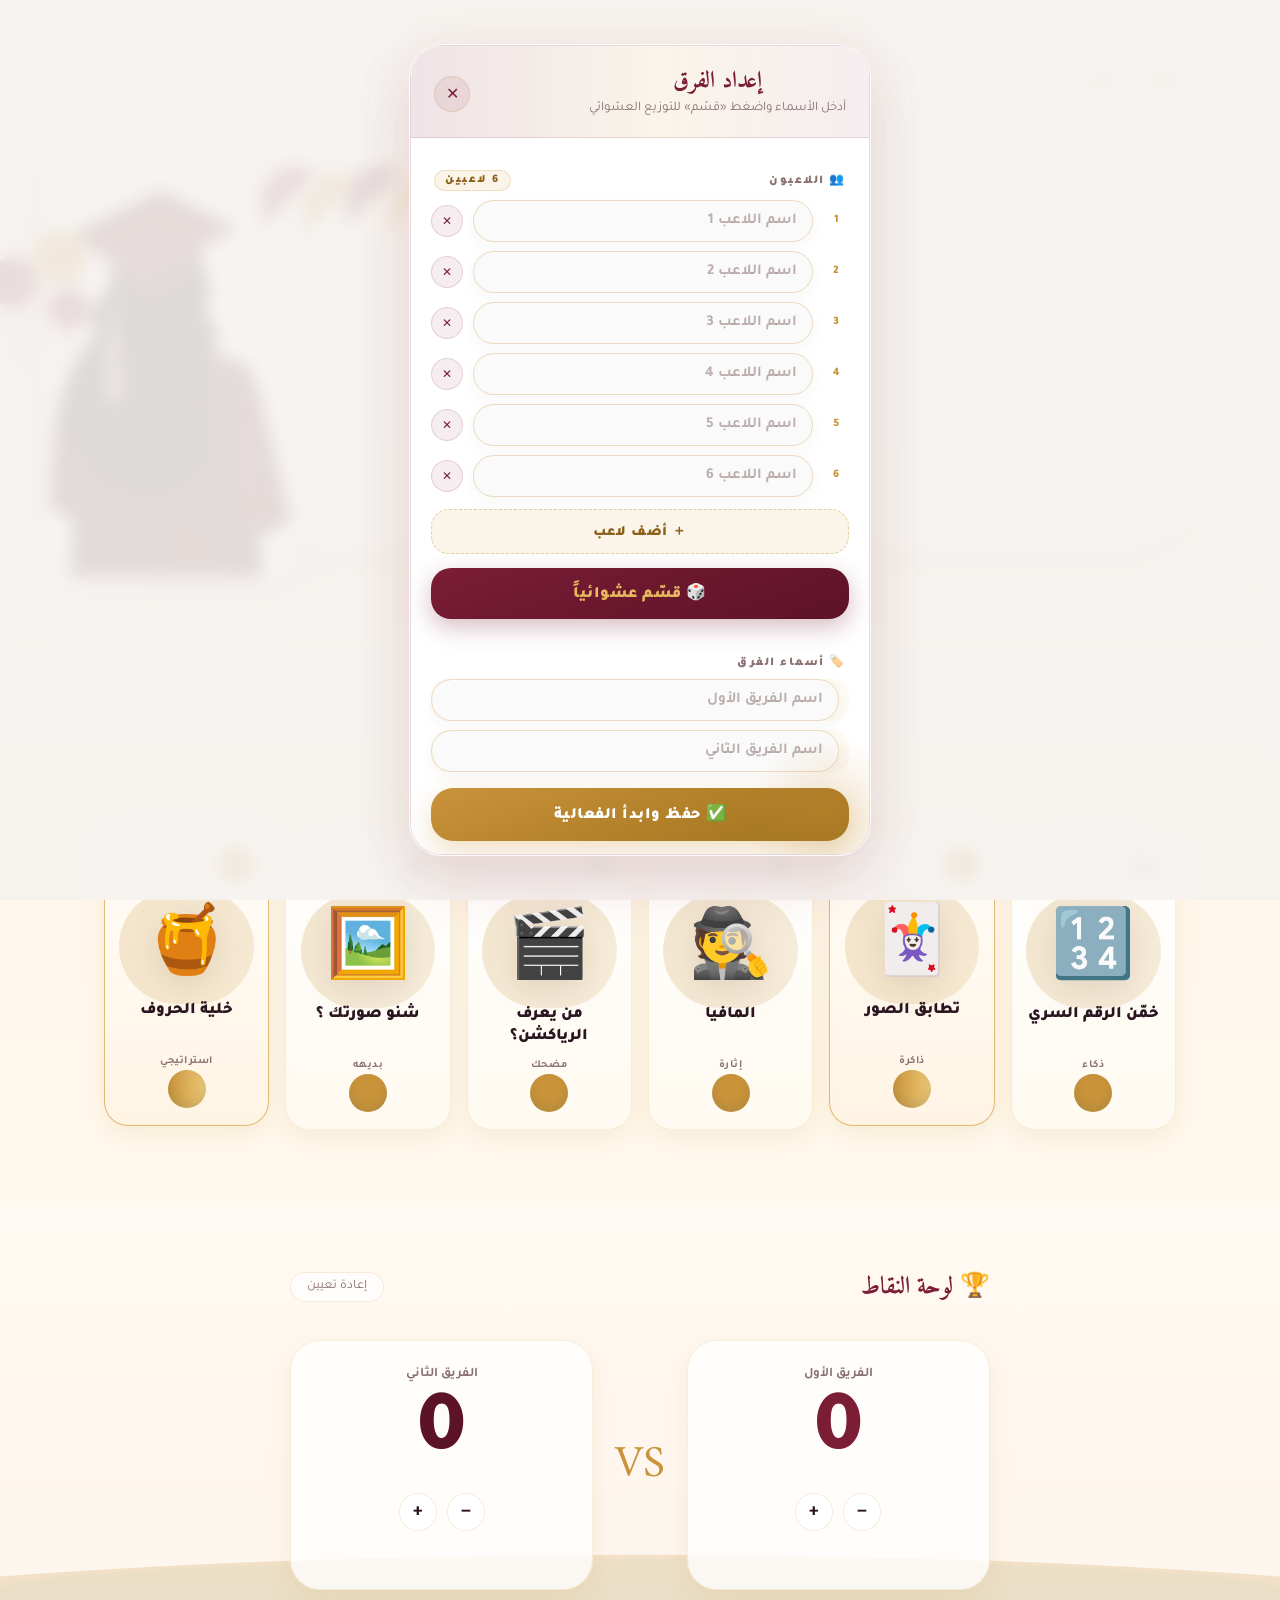
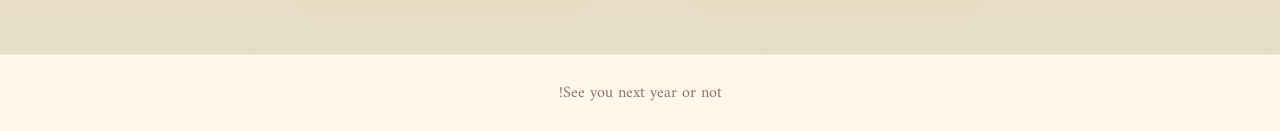
<file: index.html>
<!DOCTYPE html>
<html lang="ar" dir="rtl">
<head>
  <meta charset="UTF-8">
  <meta name="viewport" content="width=device-width, initial-scale=1.0">
  <title>فعاليات الخريجة </title>

  <link href="https://fonts.googleapis.com/css2?family=Tajawal:wght@400;500;700;900&family=Amiri:wght@400;700&display=swap" rel="stylesheet">
  <link rel="stylesheet" href="Style.css">
  <link rel="stylesheet" href="Teams.css">
</head>

<body>

  <!-- ====== TEAM NAME MODAL ====== -->
  <div class="team-modal" id="teamModal">
    <div class="team-modal-box">

      <div class="tm-header">
        <div>
          <h2 class="tm-title">إعداد الفرق</h2>
          <p class="tm-sub">أدخل الأسماء واضغط «قسّم» للتوزيع العشوائي</p>
        </div>

        <button class="tm-close-btn" type="button" onclick="closeTeamModal()">✕</button>
      </div>

      <p class="tm-alert" id="tmAlert"></p>

      <div class="tm-section-label">
        <span>👥 اللاعبون</span>
        <span class="tm-player-count" id="tmPlayerCount"></span>
      </div>

      <div class="tm-players-wrap" id="playersWrap"></div>

      <button class="tm-add-btn" type="button" onclick="addPlayer()">＋ أضف لاعب</button>
      <button class="tm-split-btn" type="button" onclick="splitTeams()">🎲 قسّم عشوائياً</button>

      <div class="split-result" id="splitResult" style="display:none">
        <div class="split-inner" id="splitResultInner"></div>
        <button class="tm-split-btn ghost-split" type="button" onclick="splitTeams()">🔀 إعادة التقسيم</button>
      </div>

      <div class="tm-section-label" style="margin-top:1.4rem">
        <span>🏷️ أسماء الفرق</span>
      </div>

      <div class="tm-team-names-row">
        <div class="tm-team-field">
          <span class="tm-team-dot red-dot"></span>
          <input class="tm-input tm-team-name-input" id="teamNameInput1" placeholder="اسم الفريق الأول" maxlength="20">
        </div>

        <div class="tm-team-field">
          <span class="tm-team-dot blue-dot"></span>
          <input class="tm-input tm-team-name-input" id="teamNameInput2" placeholder="اسم الفريق الثاني" maxlength="20">
        </div>
      </div>

      <button class="tm-save-btn" type="button" onclick="saveTeamNames()">✅ حفظ وابدأ الفعالية</button>

    </div>
  </div>

  <!-- ====== HERO ====== -->
  <header class="hero" id="heroSection">
    <div class="hero-bg-img"></div>
    <div class="hero-gold-line top"></div>

    <div class="hero-body">
      <h1 class="hero-h1">فعاليات الخريجة <br></h1>

      <div class="pills-row">
        <div class="pill pill-a" id="pill1"></div>
        <div class="pill pill-b" id="pill2"></div>
      </div>

      <button class="change-teams-btn" type="button" onclick="initTeamSetup()">✏️ غيّر أسماء الفريقين</button>
    </div>

    <div class="hero-gold-line bot"></div>
  </header>

  <!-- ====== GAME MENU ====== -->
  <section class="menu-section">
    <p class="menu-eyebrow">اختر لعبة</p>
    <h2 class="menu-h2">برنامج الفلة</h2>

    <div class="menu-grid">

      <button class="menu-btn" onclick="location.href='games/secret-number.html'">
        <span class="mb-num">01</span>
        <span class="mb-icon">🔢</span>
        <span class="mb-name">خمّن الرقم السري</span>
        <span class="mb-tag">ذكاء</span>
      </button>

      <button class="menu-btn highlight" onclick="location.href='games/memory.html'">
        <span class="mb-num">02</span>
        <span class="mb-icon">🃏</span>
        <span class="mb-name">تطابق الصور</span>
        <span class="mb-tag">ذاكرة</span>
      </button>

      <button class="menu-btn" onclick="location.href='games/mafia.html'">
        <span class="mb-num">03</span>
        <span class="mb-icon">🕵️</span>
        <span class="mb-name">المافيا</span>
        <span class="mb-tag">إثارة</span>
      </button>

      <button class="menu-btn" onclick="location.href='games/video.html'">
        <span class="mb-num">04</span>
        <span class="mb-icon">🎬</span>
        <span class="mb-name">من يعرف الرياكشن؟</span>
        <span class="mb-tag">مضحك</span>
      </button>

      <button class="menu-btn" onclick="location.href='games/blind-image.html'">
        <span class="mb-num">05</span>
        <span class="mb-icon">🖼️</span>
        <span class="mb-name">شنو صورتك ؟</span>
        <span class="mb-tag">بديهه</span>
      </button>

      <button class="menu-btn highlight" onclick="location.href='games/honeycomb.html'">
        <span class="mb-num">06</span>
        <span class="mb-icon">🍯</span>
        <span class="mb-name">خلية الحروف</span>
        <span class="mb-tag">استراتيجي</span>
      </button>

    </div>
  </section>

  <!-- ====== SCOREBOARD ====== -->
  <section class="score-section">
    <div class="score-inner">

      <div class="score-top-row">
        <h3 class="score-title">🏆 لوحة النقاط</h3>
        <button class="ghost-btn" type="button" onclick="resetScores()">إعادة تعيين</button>
      </div>

      <div class="score-teams">

        <div class="score-team" id="box1">
          <div class="st-label" id="teamLabel1"></div>
          <div class="st-num red-num" id="s1">0</div>

          <div class="st-controls">
            <button class="ctrl-btn" type="button" onclick="pts(1,-1)">−</button>
            <button class="ctrl-btn" type="button" onclick="pts(1,+1)">+</button>
          </div>

          <div class="st-crown" id="l1"></div>
        </div>

        <div class="vs-badge">VS</div>

        <div class="score-team" id="box2">
          <div class="st-label" id="teamLabel2"></div>
          <div class="st-num blue-num" id="s2">0</div>

          <div class="st-controls">
            <button class="ctrl-btn" type="button" onclick="pts(2,-1)">−</button>
            <button class="ctrl-btn" type="button" onclick="pts(2,+1)">+</button>
          </div>

          <div class="st-crown" id="l2"></div>
        </div>

      </div>
    </div>
  </section>

  <footer class="site-footer">
    <p>See you next year or not!</p>
  </footer>

  <script src="js/Script.JS"></script>
  <script src="js/Honeycomb.JS"></script>
  <script src="js/Teams.JS"></script>

  <script>
    window.addEventListener('load', function () {
      var savedNames = localStorage.getItem('eidTeamNames');

      if (savedNames) {
        teamNames = JSON.parse(savedNames);
        applyTeamNames();
      } else {
        setTimeout(function () {
          initTeamSetup();
        }, 200);
      }

      var savedScores = localStorage.getItem('eidScores');

      if (savedScores) {
        scores = JSON.parse(savedScores);

        var s1 = document.getElementById('s1');
        var s2 = document.getElementById('s2');

        if (s1) s1.textContent = scores[0];
        if (s2) s2.textContent = scores[1];

        updateLeader();
      }
    });
  </script>

</body>
</html>
</file>
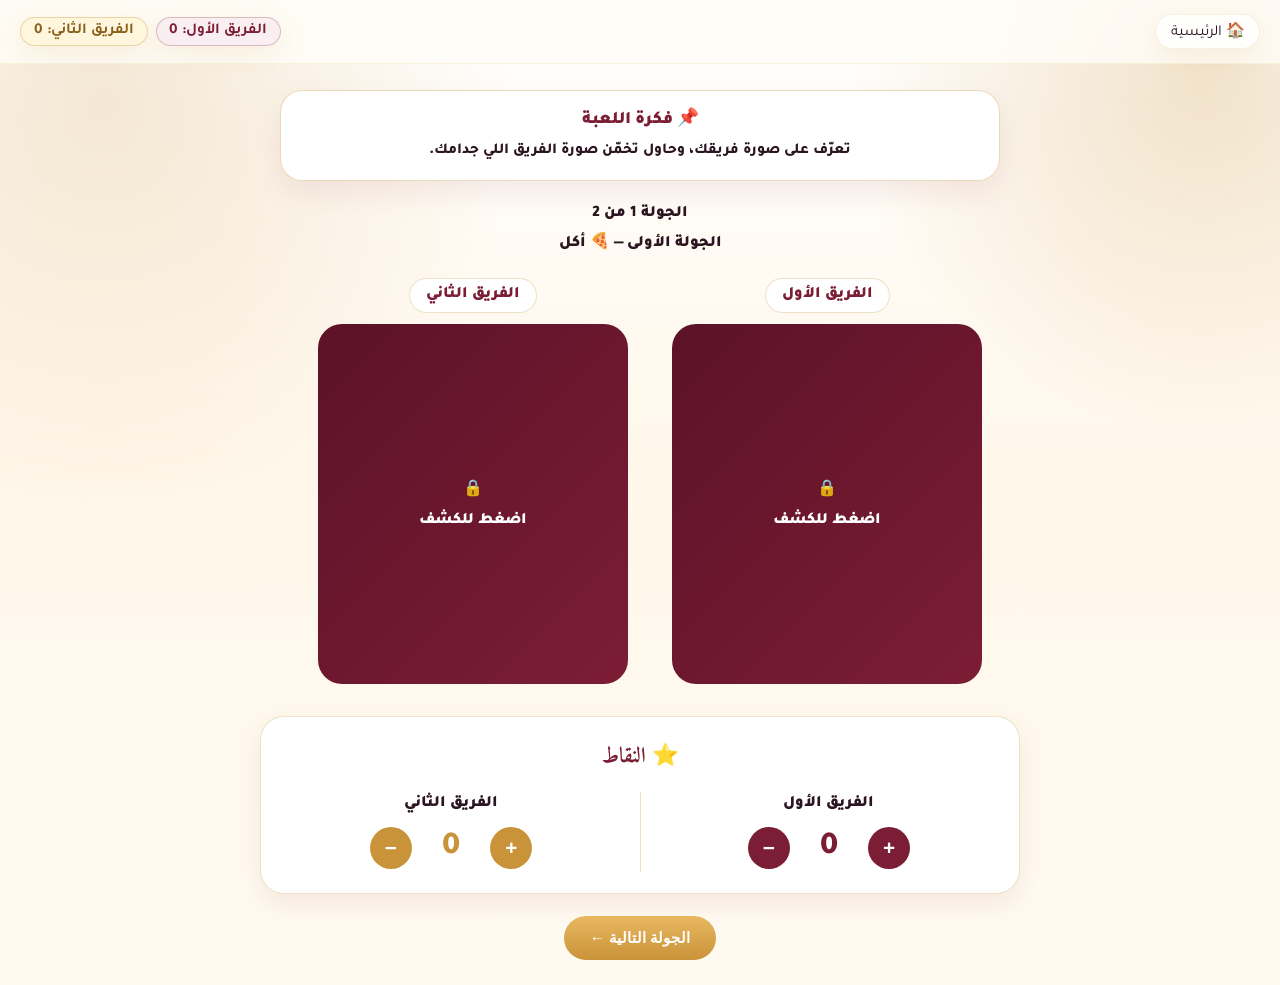
<file: games/blind-image.html>
<!DOCTYPE html>
<html lang="ar" dir="rtl">
<head>
  <meta charset="UTF-8">
  <meta name="viewport" content="width=device-width, initial-scale=1.0">
  <title>صورتك عمياء</title>
  <link href="https://fonts.googleapis.com/css2?family=Tajawal:wght@400;700;900&family=Amiri:wght@400;700&display=swap" rel="stylesheet">
  <link rel="stylesheet" href="../Style.css">
  <link rel="stylesheet" href="../Teams.css">
  <style>
  .game-intro {
    max-width: 720px;
    margin: 0 auto 1.5rem;
    padding: 1rem 1.3rem;
    background: #FFFFFF;
    border: 1.5px solid rgba(201, 147, 58, 0.35);
    border-radius: 22px;
    box-shadow: 0 12px 28px rgba(123, 29, 53, 0.08);
    text-align: center;
  }

  .game-intro-title {
    color: #7B1D35;
    font-size: 1.1rem;
    font-weight: 900;
    margin-bottom: 0.4rem;
  }

  .game-intro-text {
    color: #2A1520;
    font-size: 0.95rem;
    font-weight: 800;
    line-height: 1.8;
  }
</style>
</head>
<body class="game-page">

<!-- BACK BAR — نفس باقي الألعاب -->
<div class="back-bar">
  <button class="back-btn" onclick="location.href='../index.html'">🏠 الرئيسية</button>
  <div class="score-pills">
    <span class="score-pill red-pill"  id="scorePill1">الفريق الأول: 0</span>
    <span class="score-pill blue-pill" id="scorePill2">الفريق الثاني: 0</span>
  </div>
</div>

<!-- GAME AREA -->
<div class="game-area">
  <div class="game-intro">
  <div class="game-intro-title">📌 فكرة اللعبة</div>
  <div class="game-intro-text">
    تعرّف على صورة فريقك، وحاول تخمّن صورة الفريق اللي جدامك.
  </div>
</div>

  <div class="round-badge-center" id="roundBadge">الجولة <span>1</span> من 2</div>
  <div class="category-label" id="categoryLabel">الجولة الأولى — <span>🍕 أكل</span></div>

  <div class="cards-row">
    <!-- TEAM 1 -->
    <div class="team-section">
      <div class="team-label label-red" id="teamName1">الفريق الأول</div>
      <div class="flip-card" id="card1" onclick="reveal(1)">
        <div class="flip-inner">
          <div class="flip-front">
            <span class="lock-icon">🔒</span>
            <span class="tap-hint">اضغط للكشف</span>
          </div>
          <div class="flip-back">
            <img id="cardImg1" src="" alt="صورة الفريق الأول">
          </div>
        </div>
      </div>
    </div>

    <!-- TEAM 2 -->
    <div class="team-section">
      <div class="team-label label-blue" id="teamName2">الفريق الثاني</div>
      <div class="flip-card" id="card2" onclick="reveal(2)">
        <div class="flip-inner">
          <div class="flip-front">
            <span class="lock-icon">🔒</span>
            <span class="tap-hint">اضغط للكشف</span>
          </div>
          <div class="flip-back">
            <img id="cardImg2" src="" alt="صورة الفريق الثاني">
          </div>
        </div>
      </div>
    </div>
  </div>

  <!-- POINTS -->
  <div class="points-section">
    <div class="points-title">⭐ النقاط</div>
    <div class="points-grid">
      <div class="points-team">
        <div class="points-name pts-red" id="ptName1">الفريق الأول</div>
        <div class="points-controls">
          <button class="pts-btn btn-plus-red"  onclick="addScore(0,1)">+</button>
          <div class="pts-display pts-display-red" id="score1">0</div>
          <button class="pts-btn btn-minus-red" onclick="addScore(0,-1)">−</button>
        </div>
      </div>
      <div class="divider-v"></div>
      <div class="points-team">
        <div class="points-name pts-blue" id="ptName2">الفريق الثاني</div>
        <div class="points-controls">
          <button class="pts-btn btn-plus-blue"  onclick="addScore(1,1)">+</button>
          <div class="pts-display pts-display-blue" id="score2">0</div>
          <button class="pts-btn btn-minus-blue" onclick="addScore(1,-1)">−</button>
        </div>
      </div>
    </div>
  </div>

  <button class="next-btn" id="nextBtn" onclick="nextRound()">الجولة التالية ←</button>
</div>

<script>
  // ============================================
  // غيّر أسماء الصور هنا فقط
  var rounds = [
    {
      label:  'الجولة الأولى — <span>🍕 أكل</span>',
      img1:   '../images/maxresdefault.jpg',   // صورة الفريق الأول  - جولة 1
      img2:   '../images/taco.jpg'     // صورة الفريق الثاني - جولة 1
    },
    {
      label:  'الجولة الثانية — <span>🦁 حيوانات</span>',
      img1:   '../images/bbgaa.jpg',       // صورة الفريق الأول  - جولة 2
      img2:   '../images/okhtbot.png'        // صورة الفريق الثاني - جولة 2
    }
  ];
  // ============================================

  var currentRound = 0;
  var scores = [0, 0];
  var names  = ['الفريق الأول', 'الفريق الثاني'];

  function init() {
    try {
      var s = localStorage.getItem('eidScores');
      if (s) scores = JSON.parse(s);
      var n = localStorage.getItem('eidTeamNames');
      if (n) names = JSON.parse(n);
    } catch(e) {}
    updateNames();
    updateScoreUI();
    loadRound();
  }

  function updateNames() {
    document.getElementById('teamName1').textContent = names[0];
    document.getElementById('teamName2').textContent = names[1];
    document.getElementById('ptName1').textContent   = names[0];
    document.getElementById('ptName2').textContent   = names[1];
  }

  function loadRound() {
    var r = rounds[currentRound];
    document.getElementById('categoryLabel').innerHTML = r.label;
    document.getElementById('roundBadge').innerHTML =
      'الجولة <span>' + (currentRound + 1) + '</span> من ' + rounds.length;
    document.getElementById('cardImg1').src = r.img1;
    document.getElementById('cardImg2').src = r.img2;
    document.getElementById('card1').classList.remove('revealed');
    document.getElementById('card2').classList.remove('revealed');
    var isLast = currentRound === rounds.length - 1;
    var nextBtn = document.getElementById('nextBtn');

    if (isLast) {
      nextBtn.style.display = 'none';
    } else {
      nextBtn.style.display = 'block';
      nextBtn.textContent = 'الجولة التالية ←';
    }
  }

function reveal(team) {
    document.getElementById('card' + team).classList.toggle('revealed');
}

  function addScore(team, delta) {
    scores[team] = Math.max(0, scores[team] + delta);
    updateScoreUI();
    try { localStorage.setItem('eidScores', JSON.stringify(scores)); } catch(e) {}
  }

  function updateScoreUI() {
    document.getElementById('score1').textContent      = scores[0];
    document.getElementById('score2').textContent      = scores[1];
    document.getElementById('scorePill1').textContent  = names[0] + ': ' + scores[0];
    document.getElementById('scorePill2').textContent  = names[1] + ': ' + scores[1];
  }

  function nextRound() {
    if (currentRound < rounds.length - 1) {
      currentRound++;
      loadRound();
      window.scrollTo({ top: 0, behavior: 'smooth' });
    }
  }

  window.addEventListener('load', init);
</script>

</body>
</html>
</file>
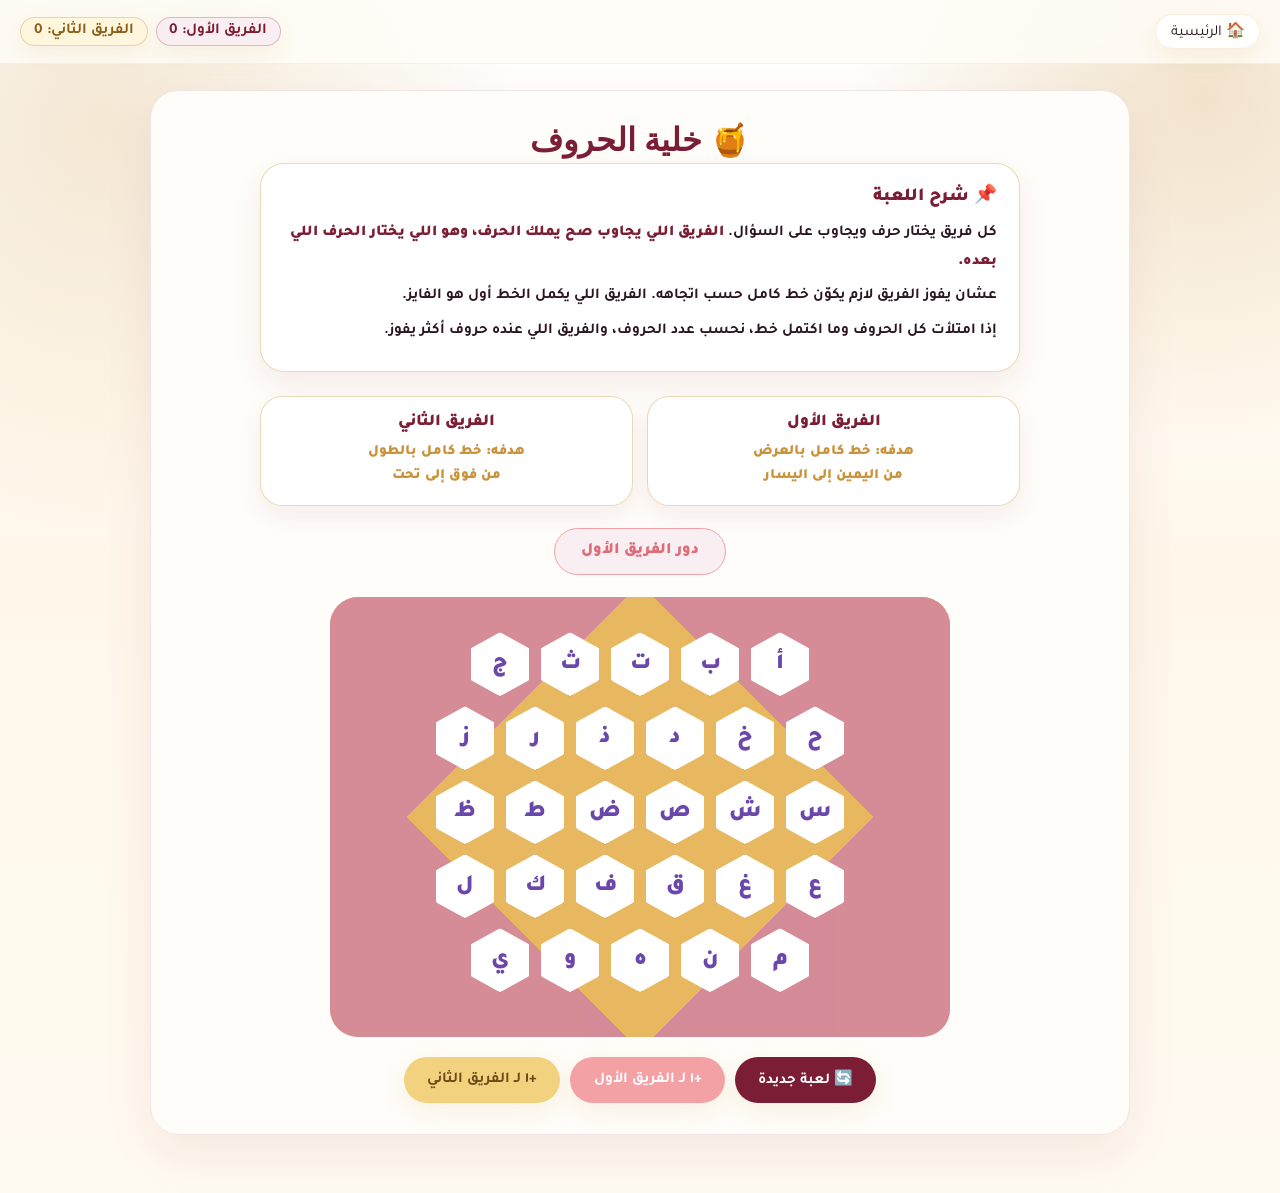
<file: games/honeycomb.html>
<!DOCTYPE html>
<html lang="ar" dir="rtl">
<head>
  <meta charset="UTF-8">
  <meta name="viewport" content="width=device-width, initial-scale=1.0">

  <title>خلية الحروف</title>

  <link href="https://fonts.googleapis.com/css2?family=Tajawal:wght@400;500;700;900&display=swap" rel="stylesheet">
  <link rel="stylesheet" href="../Style.css">
  <link rel="stylesheet" href="../Teams.css">

  <style>
    .hex-rules {
      max-width: 760px;
      margin: 0 auto 1.5rem;
      padding: 1.2rem 1.4rem;
      border-radius: 24px;
      background: #FFFFFF;
      border: 1.5px solid rgba(201, 147, 58, 0.35);
      box-shadow: 0 12px 28px rgba(123, 29, 53, 0.08);
      text-align: right;
    }

    .hex-rules-title {
      color: #7B1D35;
      font-size: 1.15rem;
      font-weight: 900;
      margin-bottom: 0.6rem;
    }

    .hex-rules p {
      color: #2A1520;
      font-size: 0.95rem;
      font-weight: 700;
      line-height: 1.9;
      margin-bottom: 0.35rem;
    }

    .hex-rules strong {
      color: #7B1D35;
      font-weight: 900;
    }

    .gold-text {
      color: #C9933A;
      font-weight: 900;
    }

    .hex-team-directions {
      max-width: 760px;
      margin: 0 auto 1rem;
      display: grid;
      grid-template-columns: repeat(2, 1fr);
      gap: 0.9rem;
    }

    .hex-team-card {
      background: #FFFFFF;
      border: 1.5px solid rgba(201, 147, 58, 0.35);
      border-radius: 22px;
      padding: 1rem;
      text-align: center;
      box-shadow: 0 10px 24px rgba(123, 29, 53, 0.07);
    }

    .hex-team-name {
      color: #7B1D35;
      font-size: 1.05rem;
      font-weight: 900;
      margin-bottom: 0.45rem;
    }

    .hex-team-path {
      color: #C9933A;
      font-size: 0.9rem;
      font-weight: 900;
      line-height: 1.7;
    }

    .turn-badge {
      margin-top: 0.8rem;
    }

    @media (max-width: 700px) {
      .hex-team-directions {
        grid-template-columns: 1fr;
      }
    }
  </style>
</head>

<body class="game-page">

  <div class="back-bar">
    <button class="back-btn" onclick="location.href='../index.html'">🏠 الرئيسية</button>

    <div class="score-pills">
      <span class="score-pill red-pill" id="scorePill1">الفريق الأول: 0</span>
      <span class="score-pill blue-pill" id="scorePill2">الفريق الثاني: 0</span>
    </div>
  </div>

  <section class="game-panel" id="hexSection">
    <div class="panel-inner">

      <div class="hex-header">
        <h3 class="panel-title">🍯 خلية الحروف</h3>

        <div class="hex-rules">
          <div class="hex-rules-title">📌 شرح اللعبة</div>

          <p>
            كل فريق يختار حرف ويجاوب على السؤال.
            <strong>الفريق اللي يجاوب صح يملك الحرف، وهو اللي يختار الحرف اللي بعده.</strong>
          </p>

          <p>
            عشان يفوز الفريق لازم يكوّن خط كامل حسب اتجاهه. الفريق اللي يكمل الخط أول هو الفايز.
          </p>

          <p>
            إذا امتلأت كل الحروف وما اكتمل خط، نحسب عدد الحروف، والفريق اللي عنده حروف أكثر يفوز.
          </p>
        </div>

        <div class="hex-team-directions">
          <div class="hex-team-card">
            <div class="hex-team-name" id="hexRedTeamName">الفريق الأول</div>
            <div class="hex-team-path">هدفه: خط كامل بالعرض<br>من اليمين إلى اليسار</div>
          </div>

          <div class="hex-team-card">
            <div class="hex-team-name" id="hexBlueTeamName">الفريق الثاني</div>
            <div class="hex-team-path">هدفه: خط كامل بالطول<br>من فوق إلى تحت</div>
          </div>
        </div>

        <div id="hexTurn" class="turn-badge red">دور الفريق الأول</div>
      </div>

      <div class="hex-qbox" id="hexQuestion">
        <div class="hex-qletter" id="hexQletter">أ</div>

        <p class="hex-qtext" id="hexQtext"></p>
        <p class="hex-qanswer" id="hexQanswer"></p>

        <div class="hex-qbtns">
          <button class="act-btn gold" onclick="showAnswer()">👁️ الجواب</button>

          <button class="act-btn red" id="claimRedBtn" onclick="claimHex('red')">
            أجاب صح — الفريق الأول
          </button>

          <button class="act-btn blue" id="claimBlueBtn" onclick="claimHex('blue')">
            أجاب صح — الفريق الثاني
          </button>

          <button class="act-btn ghost" onclick="claimHex(null)">⏭️ تجاوز</button>
        </div>
      </div>

      <div class="hex-wrap">
        <div class="hex-edge top-edge" id="edgeTop">فوق</div>
        <div class="hex-edge bot-edge" id="edgeBottom">تحت</div>
        <div class="hex-edge right-edge" id="edgeRight">←</div>
        <div class="hex-edge left-edge" id="edgeLeft">→</div>

        <div id="hexGrid"></div>
      </div>

      <div class="hex-win" id="hexWinMsg">
        <p class="hex-win-text"></p>
      </div>

      <div class="panel-actions">
        <button class="act-btn primary" onclick="resetHoneycomb()">🔄 لعبة جديدة</button>

        <button class="act-btn red" id="hexScoreBtnRed" onclick="hexScore(1)">
          +١ للفريق الأول
        </button>

        <button class="act-btn blue" id="hexScoreBtnBlue" onclick="hexScore(2)">
          +١ للفريق الثاني
        </button>
      </div>

    </div>
  </section>

  <script>
    var scores = [0, 0];

    function getStoredTeamNames() {
      try {
        return JSON.parse(localStorage.getItem("eidTeamNames") || '["الفريق الأول","الفريق الثاني"]');
      } catch (e) {
        return ["الفريق الأول", "الفريق الثاني"];
      }
    }

    function getTeamName(color) {
      var names = getStoredTeamNames();

      if (color === "red" || color === 1) {
        return names[0] || "الفريق الأول";
      }

      if (color === "blue" || color === 2) {
        return names[1] || "الفريق الثاني";
      }

      return "الفريق";
    }

    function loadData() {
      try {
        var s = localStorage.getItem("eidScores");

        if (s) {
          scores = JSON.parse(s);
        }

        if (!Array.isArray(scores) || scores.length < 2) {
          scores = [0, 0];
        }
      } catch (e) {
        scores = [0, 0];
      }

      updateScoreText();
      updateHoneycombButtons();
      updateDirectionNames();
    }

    function saveScores() {
      localStorage.setItem("eidScores", JSON.stringify(scores));
      updateScoreText();
      updateHoneycombButtons();
    }

    function updateScoreText() {
      var redName = getTeamName("red");
      var blueName = getTeamName("blue");

      var scorePill1 = document.getElementById("scorePill1");
      var scorePill2 = document.getElementById("scorePill2");

      if (scorePill1) {
        scorePill1.textContent = redName + ": " + scores[0];
      }

      if (scorePill2) {
        scorePill2.textContent = blueName + ": " + scores[1];
      }
    }

    function updateDirectionNames() {
      var redNameBox = document.getElementById("hexRedTeamName");
      var blueNameBox = document.getElementById("hexBlueTeamName");

      if (redNameBox) {
        redNameBox.textContent = getTeamName("red");
      }

      if (blueNameBox) {
        blueNameBox.textContent = getTeamName("blue");
      }
    }

    function updateHoneycombButtons() {
      var redName = getTeamName("red");
      var blueName = getTeamName("blue");

      var claimRedBtn = document.getElementById("claimRedBtn");
      var claimBlueBtn = document.getElementById("claimBlueBtn");
      var hexScoreBtnRed = document.getElementById("hexScoreBtnRed");
      var hexScoreBtnBlue = document.getElementById("hexScoreBtnBlue");

      if (claimRedBtn) {
        claimRedBtn.textContent = "أجاب صح — " + redName;
      }

      if (claimBlueBtn) {
        claimBlueBtn.textContent = "أجاب صح — " + blueName;
      }

      if (hexScoreBtnRed) {
        hexScoreBtnRed.textContent = "+١ لـ " + redName;
      }

      if (hexScoreBtnBlue) {
        hexScoreBtnBlue.textContent = "+١ لـ " + blueName;
      }

      updateDirectionNames();
    }

    function hexScore(team) {
      scores[team - 1]++;
      saveScores();
    }
  </script>

  <script src="../js/Honeycomb.JS"></script>

  <script>
    function getActiveHoneycombTurn() {
      try {
        if (typeof currentTeam !== "undefined") return currentTeam;
      } catch (e) {}

      try {
        if (typeof currentTurn !== "undefined") return currentTurn;
      } catch (e) {}

      return "red";
    }

    function setActiveHoneycombTurn(team) {
      try {
        currentTeam = team;
      } catch (e) {}

      try {
        currentTurn = team;
      } catch (e) {}

      updateTurnDisplay();
    }

    function isHoneycombGameOver() {
      try {
        if (hexGameOver) return true;
      } catch (e) {}

      try {
        if (gameOver) return true;
      } catch (e) {}

      return false;
    }

    function setHoneycombGameOver(value) {
      try {
        hexGameOver = value;
      } catch (e) {}

      try {
        gameOver = value;
      } catch (e) {}
    }

    function updateTurnDisplay() {
      var el = document.getElementById("hexTurn");
      if (!el) return;

      var activeTurn = getActiveHoneycombTurn();

      if (activeTurn === "red") {
        el.textContent = "دور " + getTeamName("red");
        el.className = "turn-badge red";
      } else {
        el.textContent = "دور " + getTeamName("blue");
        el.className = "turn-badge blue";
      }

      updateHoneycombButtons();
    }

    function countOwnedLetters() {
      var result = {
        red: 0,
        blue: 0,
        total: 0,
        owned: 0
      };

      try {
        Object.values(hexState).forEach(function(cell) {
          result.total++;

          if (cell.owner) {
            result.owned++;

            if (cell.owner === "red") {
              result.red++;
            }

            if (cell.owner === "blue") {
              result.blue++;
            }
          }
        });
      } catch (e) {}

      return result;
    }

    function isBoardFull() {
      var counts = countOwnedLetters();
      return counts.total > 0 && counts.owned === counts.total;
    }

    function showCountWinner() {
      var counts = countOwnedLetters();

      var msg = document.getElementById("hexWinMsg");
      var text = msg ? msg.querySelector(".hex-win-text") : null;

      if (!msg || !text) return;

      msg.style.display = "block";

      if (counts.red > counts.blue) {
        text.textContent =
          "🎉 انتهت الحروف! فاز " +
          getTeamName("red") +
          " بعدد حروف أكثر: " +
          counts.red +
          " مقابل " +
          counts.blue;
      } else if (counts.blue > counts.red) {
        text.textContent =
          "🎉 انتهت الحروف! فاز " +
          getTeamName("blue") +
          " بعدد حروف أكثر: " +
          counts.blue +
          " مقابل " +
          counts.red;
      } else {
        text.textContent =
          "⚖️ انتهت الحروف والنتيجة تعادل! كل فريق عنده " +
          counts.red +
          " حروف";
      }

      msg.scrollIntoView({
        behavior: "smooth",
        block: "nearest"
      });
    }

    function showLineWinner(winner) {
      var msg = document.getElementById("hexWinMsg");
      var text = msg ? msg.querySelector(".hex-win-text") : null;

      if (!msg || !text) return;

      msg.style.display = "block";

      if (winner === "red") {
        text.textContent =
          "🎉 فاز " +
          getTeamName("red") +
          " وربط الخلية بخط كامل بالعرض من اليمين إلى اليسار!";
      } else {
        text.textContent =
          "🎉 فاز " +
          getTeamName("blue") +
          " وربط الخلية بخط كامل بالطول من فوق إلى تحت!";
      }

      msg.scrollIntoView({
        behavior: "smooth",
        block: "nearest"
      });
    }

    /*
      الفريق اللي يجاوب صح هو اللي يكمل ويختار الحرف التالي.
      زر تجاوز فقط يبدّل الدور.
    */
    function claimHex(team) {
      if (isHoneycombGameOver()) return;

      if (!selectedHexId) {
        alert("اختاري خلية أولاً");
        return;
      }

      var data = hexState[selectedHexId];
      var cell = document.getElementById("hex-" + selectedHexId);

      if (!data || !cell) return;

      if (team === null) {
        selectedHexId = null;

        if (typeof hideQuestionBox === "function") {
          hideQuestionBox();
        }

        if (typeof switchTurn === "function") {
          switchTurn();
        } else {
          var activeTurn = getActiveHoneycombTurn();
          setActiveHoneycombTurn(activeTurn === "red" ? "blue" : "red");
        }

        updateTurnDisplay();
        return;
      }

      data.owner = team;

      cell.classList.remove("selected");
      cell.classList.add(team === "red" ? "owned-red" : "owned-blue");
      cell.disabled = true;

      if (typeof hideQuestionBox === "function") {
        hideQuestionBox();
      }

      if (typeof checkHexWinner === "function" && checkHexWinner(team)) {
        setHoneycombGameOver(true);
        showLineWinner(team);
        return;
      }

      if (isBoardFull()) {
        setHoneycombGameOver(true);
        showCountWinner();
        return;
      }

      selectedHexId = null;

      setActiveHoneycombTurn(team);
    }

    function endGame(winner) {
      setHoneycombGameOver(true);
      showLineWinner(winner);
    }

    window.addEventListener("load", function () {
      loadData();
      updateHoneycombButtons();
      updateDirectionNames();

      if (typeof initHoneycomb === "function") {
        initHoneycomb();
      }

      updateTurnDisplay();
    });
  </script>

</body>
</html>
</file>
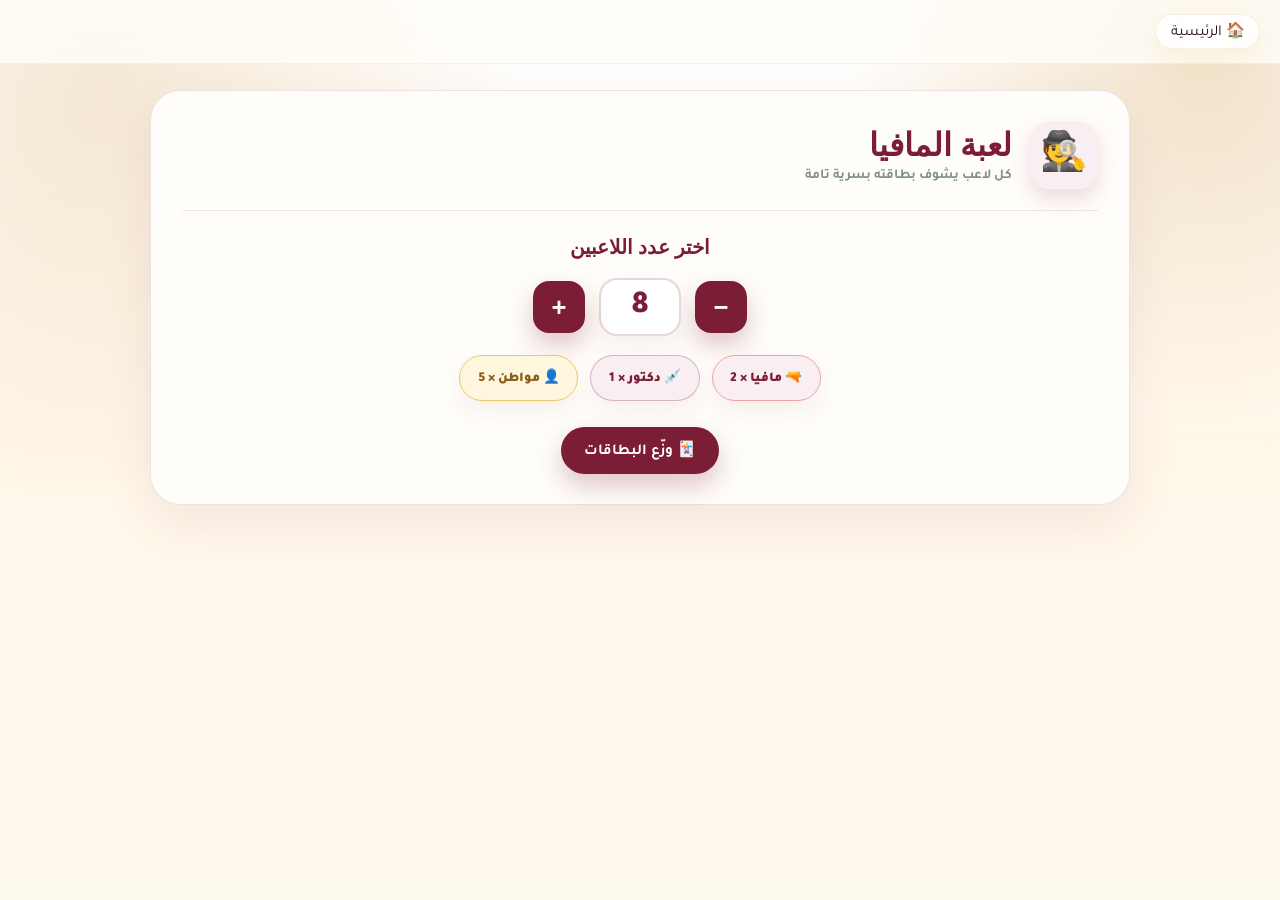
<file: games/mafia.html>
<!DOCTYPE html>
<html lang="ar" dir="rtl">
<head>
  <meta charset="UTF-8">
  <meta name="viewport" content="width=device-width, initial-scale=1.0">
  <title>لعبة المافيا</title>
  <link href="https://fonts.googleapis.com/css2?family=Tajawal:wght@400;500;700;900&display=swap" rel="stylesheet">
  <link rel="stylesheet" href="../Style.css">
  <link rel="stylesheet" href="../Teams.css">
</head>
<body class="game-page">

<div class="back-bar">
  <button class="back-btn" onclick="location.href='../index.html'">🏠 الرئيسية</button>
</div>

<section class="game-panel" id="mafiaSection">
  <div class="panel-inner">
    <div class="panel-head">
      <div class="panel-icon-wrap" style="background:#FFEAEA">🕵️</div>
      <div class="panel-head-text">
        <h3 class="panel-title">لعبة المافيا</h3>
        <p class="panel-sub">كل لاعب يشوف بطاقته بسرية تامة</p>
      </div>
    </div>

    <div id="mafiaSetup">
      <p class="mafia-step-label">اختر عدد اللاعبين</p>
      <div class="mafia-count-row">
        <button class="mafia-count-btn" onclick="mafiaChangeCount(-1)">−</button>
        <span class="mafia-count-num" id="mafiaCount">8</span>
        <button class="mafia-count-btn" onclick="mafiaChangeCount(1)">+</button>
      </div>
      <div class="mafia-roles-preview" id="mafiaRolesPreview"></div>
      <button class="act-btn primary mafia-start-btn" onclick="mafiaStart()">🃏 وزّع البطاقات</button>
    </div>

    <div id="mafiaCards" style="display:none">
      <p class="mafia-step-label" id="mafiaCardLabel">اللاعب ١ — اضغط لتشوف بطاقتك</p>
      <div class="mafia-card-wrap" id="mafiaCardWrap">
        <div class="mafia-card back" id="mafiaCardBack" onclick="mafiaFlip()">
          <div class="mafia-card-back-inner">
            <span class="mafia-card-icon-back">🎴</span>
            <p class="mafia-card-back-txt">اضغط لتشوف دورك</p>
          </div>
        </div>
        <div class="mafia-card front" id="mafiaCardFront" style="display:none">
          <div class="mafia-card-front-inner" id="mafiaCardContent"></div>
        </div>
      </div>
      <div class="mafia-card-btns" id="mafiaCardBtns" style="display:none">
        <button class="act-btn primary" onclick="mafiaNext()">✅ فهمت — اللاعب التالي</button>
      </div>
      <div class="mafia-done" id="mafiaDone" style="display:none">
        <p class="mafia-done-text">🎭 تم توزيع جميع البطاقات!</p>
        <p class="mafia-done-sub">أغمضوا عيونكم وابدأوا اللعبة</p>
        <button class="act-btn primary" onclick="mafiaReset()">🔄 جولة جديدة</button>
      </div>
    </div>

  </div>
</section>

<script>
var mafiaPlayerCount = 8;
var mafiaOrder = [];
var mafiaCurrentPlayer = 0;
var mafiaRevealed = false;

var ROLES = {
  mafia:   { label: 'مافيا',  icon: '🔫', color: '#CC2828', bg: '#FFF0F0', desc: 'أنت مافيا! تعاون مع المافيا الآخر بسرية.' },
  doctor:  { label: 'دكتور', icon: '💉', color: '#2878CC', bg: '#EEF4FF', desc: 'أنت الدكتور! تقدر تنقذ شخص واحد كل ليلة.' },
  citizen: { label: 'مواطن', icon: '👤', color: '#5A3D00', bg: '#FDF5E0', desc: 'أنت مواطن! ساعد الجمهور يكشف المافيا.' }
};

function mafiaChangeCount(delta) {
  mafiaPlayerCount = Math.min(20, Math.max(6, mafiaPlayerCount + delta));
  document.getElementById('mafiaCount').textContent = mafiaPlayerCount;
  mafiaUpdatePreview();
}

function mafiaUpdatePreview() {
  var citizens = mafiaPlayerCount - 3;
  document.getElementById('mafiaRolesPreview').innerHTML =
    '<div class="role-preview-row">' +
    '<span class="role-chip" style="background:#FFF0F0;color:#CC2828">🔫 مافيا × 2</span>' +
    '<span class="role-chip" style="background:#EEF4FF;color:#2878CC">💉 دكتور × 1</span>' +
    '<span class="role-chip" style="background:#FDF5E0;color:#5A3D00">👤 مواطن × ' + citizens + '</span>' +
    '</div>';
}

function mafiaStart() {
  var roles = ['mafia','mafia','doctor'];
  for (var i = 0; i < mafiaPlayerCount - 3; i++) roles.push('citizen');
  for (var i = roles.length - 1; i > 0; i--) {
    var j = Math.floor(Math.random() * (i + 1));
    var tmp = roles[i]; roles[i] = roles[j]; roles[j] = tmp;
  }
  mafiaOrder = roles;
  mafiaCurrentPlayer = 0;
  mafiaRevealed = false;
  document.getElementById('mafiaSetup').style.display = 'none';
  document.getElementById('mafiaCards').style.display = 'block';
  document.getElementById('mafiaDone').style.display  = 'none';
  mafiaShowCard();
}

function mafiaShowCard() {
  document.getElementById('mafiaCardLabel').textContent =
    'اللاعب ' + (mafiaCurrentPlayer + 1) + ' من ' + mafiaOrder.length + ' — اضغط لتشوف دورك';
  document.getElementById('mafiaCardBack').style.display  = 'flex';
  document.getElementById('mafiaCardFront').style.display = 'none';
  document.getElementById('mafiaCardBtns').style.display  = 'none';
  mafiaRevealed = false;
}

function mafiaFlip() {
  if (mafiaRevealed) return;
  mafiaRevealed = true;
  var role = ROLES[mafiaOrder[mafiaCurrentPlayer]];
  document.getElementById('mafiaCardContent').innerHTML =
    '<div class="mafia-role-icon" style="background:' + role.bg + ';color:' + role.color + '">' + role.icon + '</div>' +
    '<p class="mafia-role-label" style="color:' + role.color + '">' + role.label + '</p>' +
    '<p class="mafia-role-desc">' + role.desc + '</p>';
  var front = document.getElementById('mafiaCardFront');
  front.style.background   = role.bg;
  front.style.borderColor  = role.color + '55';
  front.style.display      = 'flex';
  document.getElementById('mafiaCardBack').style.display = 'none';
  document.getElementById('mafiaCardBtns').style.display = 'flex';
}

function mafiaNext() {
  mafiaCurrentPlayer++;
  if (mafiaCurrentPlayer >= mafiaOrder.length) {
    document.getElementById('mafiaCardWrap').style.display  = 'none';
    document.getElementById('mafiaCardBtns').style.display  = 'none';
    document.getElementById('mafiaCardLabel').textContent   = '';
    document.getElementById('mafiaDone').style.display      = 'block';
  } else {
    mafiaShowCard();
  }
}

function mafiaReset() {
  mafiaPlayerCount = 8;
  document.getElementById('mafiaCount').textContent      = '8';
  document.getElementById('mafiaSetup').style.display    = 'block';
  document.getElementById('mafiaCards').style.display    = 'none';
  document.getElementById('mafiaCardWrap').style.display = 'flex';
  document.getElementById('mafiaDone').style.display     = 'none';
  mafiaUpdatePreview();
}

window.addEventListener('load', mafiaUpdatePreview);
</script>

</body>
</html>
</file>
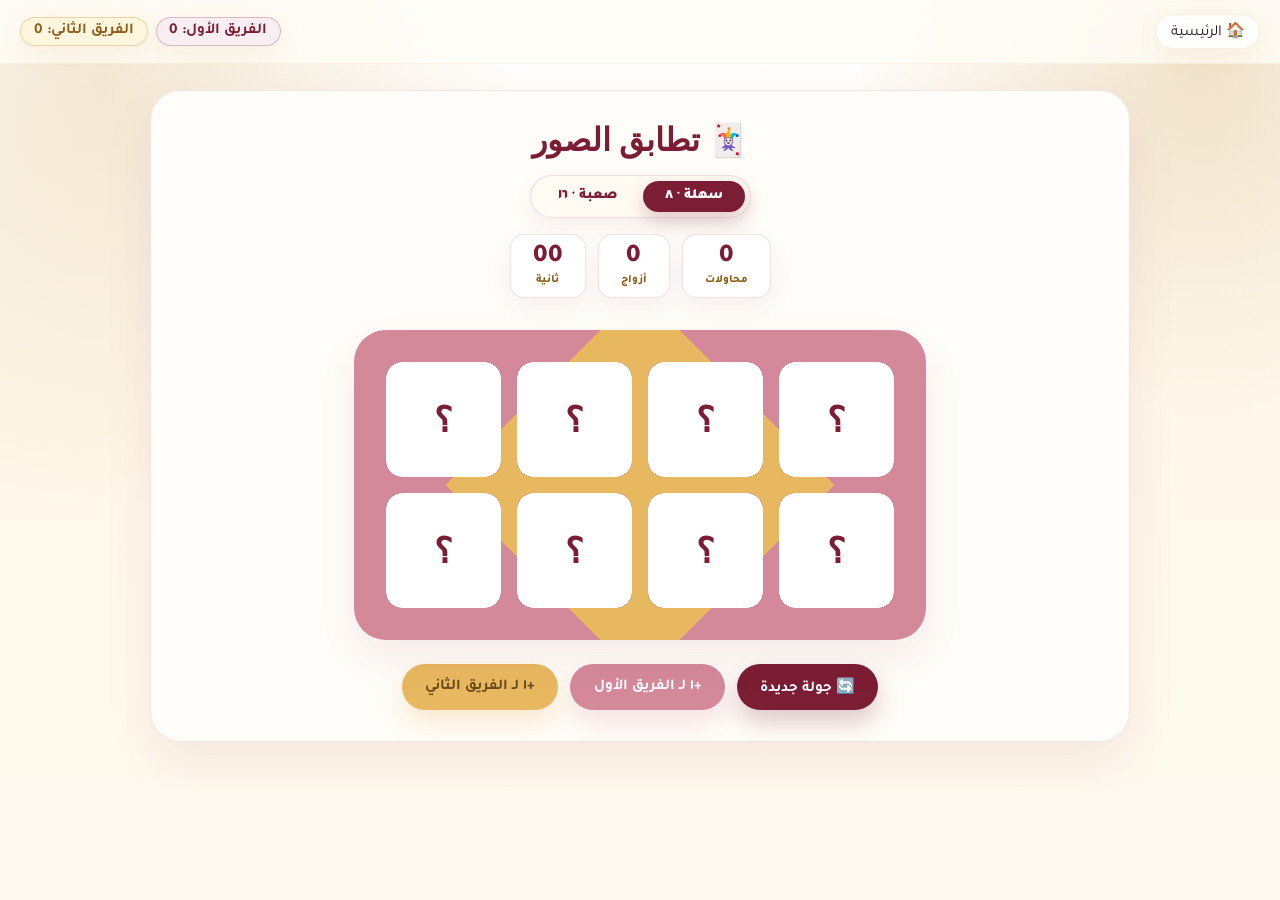
<file: games/memory.html>
<!DOCTYPE html>
<html lang="ar" dir="rtl">
<head>
  <meta charset="UTF-8">
  <meta name="viewport" content="width=device-width, initial-scale=1.0">

  <title>تطابق الصور</title>

  <link href="https://fonts.googleapis.com/css2?family=Tajawal:wght@400;500;700;900&display=swap" rel="stylesheet">
  <link rel="stylesheet" href="../Style.css">
  <link rel="stylesheet" href="../Teams.css">

</head>

<body class="game-page">

  <div class="back-bar">
    <button class="back-btn" onclick="location.href='../index.html'">🏠 الرئيسية</button>

    <div class="score-pills">
      <span class="score-pill red-pill" id="scorePill1">الفريق الأول: 0</span>
      <span class="score-pill blue-pill" id="scorePill2">الفريق الثاني: 0</span>
    </div>
  </div>

  <section class="game-panel" id="memSection">
    <div class="panel-inner">

      <div class="mem-header">
        <h3 class="panel-title">🃏 تطابق الصور</h3>

        <div class="toggle-group">
          <button class="toggle-btn active" type="button" data-lv="easy" onclick="setLevel('easy')">
            سهلة · ٨
          </button>

          <button class="toggle-btn" type="button" data-lv="hard" onclick="setLevel('hard')">
            صعبة · ١٦
          </button>
        </div>

        <div class="mem-stats">
          <div class="mstat">
            <span id="memMoves">0</span>
            <small>محاولات</small>
          </div>

          <div class="mstat">
            <span id="memMatched">0</span>
            <small>أزواج</small>
          </div>

          <div class="mstat">
            <span id="memTime">00</span>
            <small>ثانية</small>
          </div>
        </div>
      </div>

      <div class="mem-grid easy" id="memGrid"></div>

      <div class="mem-win" id="memWin">
        <div class="win-sheep">🐑🎉🐑</div>
        <p class="win-text">أحسنت! أكملت كل الأزواج</p>
        <p class="win-sub" id="winTime"></p>
        <p class="win-sub" id="winMoves"></p>
      </div>

      <div class="panel-actions">
        <button class="act-btn primary" type="button" onclick="buildMemGrid(memLevel)">🔄 جولة جديدة</button>

        <button class="act-btn red" type="button" id="memScoreBtnRed" onclick="memScore(1)">
          +١ للفريق الأول
        </button>

        <button class="act-btn blue" type="button" id="memScoreBtnBlue" onclick="memScore(2)">
          +١ للفريق الثاني
        </button>
      </div>

    </div>
  </section>

  <script>
    /* =========================================================
       MEMORY GAME
       سهلة: 19, 8, 9, 10
       صعبة: 11 إلى 18
       كل صورة تتكرر مرتين عشوائيًا
       ========================================================= */

    var IMAGE_EXT = ".jpg";

    var MEMORY_IMAGES = {
      easy: ["19", "8", "9", "10"],
      hard: ["11", "12", "13", "14", "15", "16", "17", "18"]
    };

    var scores = [0, 0];
    var memLevel = "easy";
    var memCards = [];
    var firstCard = null;
    var secondCard = null;
    var lockBoard = false;
    var memMoves = 0;
    var memMatched = 0;
    var memSeconds = 0;
    var memTimer = null;
    var timerStarted = false;

    function getStoredTeamNames() {
      try {
        return JSON.parse(localStorage.getItem("eidTeamNames") || '["الفريق الأول","الفريق الثاني"]');
      } catch (e) {
        return ["الفريق الأول", "الفريق الثاني"];
      }
    }

    function getTeamName(team) {
      var names = getStoredTeamNames();

      if (team === 1 || team === "red") {
        return names[0] || "الفريق الأول";
      }

      if (team === 2 || team === "blue") {
        return names[1] || "الفريق الثاني";
      }

      return "الفريق";
    }

    function loadData() {
      try {
        var savedScores = localStorage.getItem("eidScores");

        if (savedScores) {
          scores = JSON.parse(savedScores);
        }
      } catch (e) {
        scores = [0, 0];
      }

      updateScoreText();
      updateMemoryButtons();
    }

    function saveScores() {
      localStorage.setItem("eidScores", JSON.stringify(scores));
      updateScoreText();
      updateMemoryButtons();
    }

    function updateScoreText() {
      var scorePill1 = document.getElementById("scorePill1");
      var scorePill2 = document.getElementById("scorePill2");

      if (scorePill1) {
        scorePill1.textContent = getTeamName(1) + ": " + scores[0];
      }

      if (scorePill2) {
        scorePill2.textContent = getTeamName(2) + ": " + scores[1];
      }
    }

    function updateMemoryButtons() {
      var redBtn = document.getElementById("memScoreBtnRed");
      var blueBtn = document.getElementById("memScoreBtnBlue");

      if (redBtn) {
        redBtn.textContent = "+١ لـ " + getTeamName(1);
      }

      if (blueBtn) {
        blueBtn.textContent = "+١ لـ " + getTeamName(2);
      }
    }

    function memScore(team) {
      scores[team - 1]++;
      saveScores();
    }

    function setLevel(level) {
      memLevel = level;

      document.querySelectorAll(".toggle-btn").forEach(function(btn) {
        btn.classList.toggle("active", btn.dataset.lv === level);
      });

      buildMemGrid(level);
    }

    function buildMemGrid(level) {
      memLevel = level || "easy";

      clearInterval(memTimer);
      memTimer = null;
      timerStarted = false;

      firstCard = null;
      secondCard = null;
      lockBoard = false;
      memMoves = 0;
      memMatched = 0;
      memSeconds = 0;

      updateStats();

      var winBox = document.getElementById("memWin");
      if (winBox) {
        winBox.classList.remove("show");
      }

      var grid = document.getElementById("memGrid");
      grid.className = "mem-grid " + memLevel;
      grid.innerHTML = "";

      var baseImages = MEMORY_IMAGES[memLevel] || MEMORY_IMAGES.easy;
      memCards = [];

      baseImages.forEach(function(imgName) {
        var imageData = {
          imgName: imgName,
          src: "../images/" + imgName + IMAGE_EXT
        };

        memCards.push(imageData);
        memCards.push({
          imgName: imageData.imgName,
          src: imageData.src
        });
      });

      shuffleArray(memCards);

      memCards.forEach(function(card, index) {
        var btn = document.createElement("button");
        btn.type = "button";
        btn.className = "mem-card";
        btn.dataset.index = index;
        btn.dataset.img = card.imgName;

        btn.innerHTML = `
          <div class="mem-card-inner">
            <div class="mem-card-face mem-card-back">؟</div>
            <div class="mem-card-face mem-card-front">
              <img src="${card.src}" alt="صورة ${card.imgName}" draggable="false">
            </div>
          </div>
        `;

        btn.addEventListener("click", function() {
          flipCard(btn);
        });

        grid.appendChild(btn);
      });
    }

    function flipCard(card) {
      if (lockBoard) return;
      if (card === firstCard) return;
      if (card.classList.contains("flipped")) return;
      if (card.classList.contains("matched")) return;

      startTimer();

      card.classList.add("flipped");

      if (!firstCard) {
        firstCard = card;
        return;
      }

      secondCard = card;
      lockBoard = true;
      memMoves++;
      updateStats();

      var firstImg = firstCard.dataset.img;
      var secondImg = secondCard.dataset.img;

      if (firstImg === secondImg) {
        handleMatch();
      } else {
        handleMismatch();
      }
    }

    function handleMatch() {
      firstCard.classList.add("matched");
      secondCard.classList.add("matched");

      firstCard.disabled = true;
      secondCard.disabled = true;

      memMatched++;
      updateStats();

      setTimeout(function() {
        resetPick();
      }, 250);

      var totalPairs = MEMORY_IMAGES[memLevel].length;

      if (memMatched === totalPairs) {
        setTimeout(function() {
          endMemoryGame();
        }, 450);
      }
    }

    function handleMismatch() {
      firstCard.classList.add("wrong");
      secondCard.classList.add("wrong");

      setTimeout(function() {
        if (firstCard) {
          firstCard.classList.remove("flipped", "wrong");
        }

        if (secondCard) {
          secondCard.classList.remove("flipped", "wrong");
        }

        resetPick();
      }, 1000);
    }

    function resetPick() {
      firstCard = null;
      secondCard = null;
      lockBoard = false;
    }

    function updateStats() {
      var movesEl = document.getElementById("memMoves");
      var matchedEl = document.getElementById("memMatched");
      var timeEl = document.getElementById("memTime");

      if (movesEl) {
        movesEl.textContent = memMoves;
      }

      if (matchedEl) {
        matchedEl.textContent = memMatched;
      }

      if (timeEl) {
        timeEl.textContent = String(memSeconds).padStart(2, "0");
      }
    }

    function startTimer() {
      if (timerStarted) return;

      timerStarted = true;

      memTimer = setInterval(function() {
        memSeconds++;
        updateStats();
      }, 1000);
    }

    function endMemoryGame() {
      clearInterval(memTimer);
      memTimer = null;

      var winBox = document.getElementById("memWin");
      var winTime = document.getElementById("winTime");
      var winMoves = document.getElementById("winMoves");

      if (winBox) {
        winBox.classList.add("show");
      }

      if (winTime) {
        winTime.textContent = "الوقت: " + memSeconds + " ثانية";
      }

      if (winMoves) {
        winMoves.textContent = "المحاولات: " + memMoves;
      }

      if (winBox) {
        winBox.scrollIntoView({
          behavior: "smooth",
          block: "nearest"
        });
      }
    }

    function shuffleArray(array) {
      for (var i = array.length - 1; i > 0; i--) {
        var j = Math.floor(Math.random() * (i + 1));
        var temp = array[i];
        array[i] = array[j];
        array[j] = temp;
      }

      return array;
    }

    window.addEventListener("load", function() {
      loadData();
      buildMemGrid("easy");
    });
  </script>

</body>
</html>
</file>
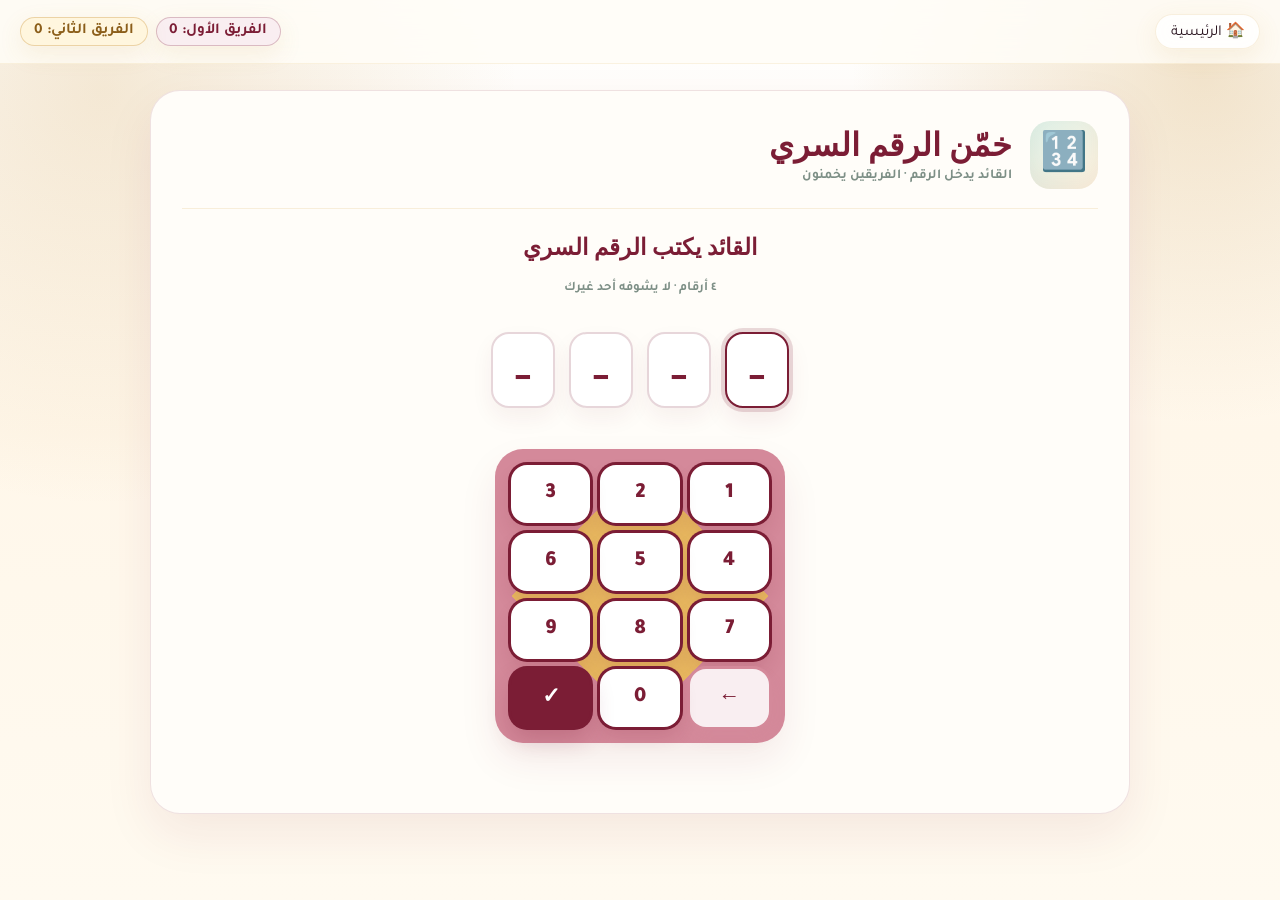
<file: games/secret-number.html>
<!DOCTYPE html>
<html lang="ar" dir="rtl">
<head>
  <meta charset="UTF-8">
  <meta name="viewport" content="width=device-width, initial-scale=1.0">
  <title>خمّن الرقم السري</title>

  <link href="https://fonts.googleapis.com/css2?family=Tajawal:wght@400;500;700;900&display=swap" rel="stylesheet">
  <link rel="stylesheet" href="../Style.css">
  <link rel="stylesheet" href="../Teams.css">

</head>

<body class="game-page">

<div class="back-bar">
  <button class="back-btn" onclick="location.href='../index.html'">🏠 الرئيسية</button>

  <div class="score-pills">
    <span class="score-pill red-pill" id="scorePill1">الفريق الأول: 0</span>
    <span class="score-pill blue-pill" id="scorePill2">الفريق الثاني: 0</span>
  </div>
</div>

<section class="game-panel" id="secretSection">
  <div class="panel-inner">

    <div class="panel-head">
      <div class="panel-icon-wrap">🔢</div>

      <div class="panel-head-text">
        <h3 class="panel-title">خمّن الرقم السري</h3>
        <p class="panel-sub">القائد يدخل الرقم · الفريقين يخمنون</p>
      </div>
    </div>

    <div id="snSetup">
      <div class="sg-setup">
        <p class="sg-setup-label">القائد يكتب الرقم السري</p>
        <p class="sg-setup-hint">٤ أرقام · لا يشوفه أحد غيرك</p>

        <div class="sg-slots" id="snSetupSlots">
          <div class="sg-slot sg-active">_</div>
          <div class="sg-slot">_</div>
          <div class="sg-slot">_</div>
          <div class="sg-slot">_</div>
        </div>

        <div class="sg-numpad">
          <button class="sg-key" onclick="snKey(1)">1</button>
          <button class="sg-key" onclick="snKey(2)">2</button>
          <button class="sg-key" onclick="snKey(3)">3</button>

          <button class="sg-key" onclick="snKey(4)">4</button>
          <button class="sg-key" onclick="snKey(5)">5</button>
          <button class="sg-key" onclick="snKey(6)">6</button>

          <button class="sg-key" onclick="snKey(7)">7</button>
          <button class="sg-key" onclick="snKey(8)">8</button>
          <button class="sg-key" onclick="snKey(9)">9</button>

          <button class="sg-key sg-key-del" onclick="snDel()">←</button>
          <button class="sg-key" onclick="snKey(0)">0</button>
          <button class="sg-key sg-key-confirm" onclick="snConfirm()">✓</button>
        </div>

        <p class="sg-err" id="snSetupErr"></p>
      </div>
    </div>

    <div id="snPlay" style="display:none">
      <div class="sg-play">

        <div class="sg-log" id="snLog"></div>

        <div class="sg-guess-area">
          <p class="sg-guess-label">المحاولة <span id="snAttempt">1</span> من 7</p>

          <div class="sg-slots" id="snGuessSlots">
            <div class="sg-slot sg-active">_</div>
            <div class="sg-slot">_</div>
            <div class="sg-slot">_</div>
            <div class="sg-slot">_</div>
          </div>

          <div class="sg-numpad">
            <button class="sg-key" onclick="snGuessKey(1)">1</button>
            <button class="sg-key" onclick="snGuessKey(2)">2</button>
            <button class="sg-key" onclick="snGuessKey(3)">3</button>

            <button class="sg-key" onclick="snGuessKey(4)">4</button>
            <button class="sg-key" onclick="snGuessKey(5)">5</button>
            <button class="sg-key" onclick="snGuessKey(6)">6</button>

            <button class="sg-key" onclick="snGuessKey(7)">7</button>
            <button class="sg-key" onclick="snGuessKey(8)">8</button>
            <button class="sg-key" onclick="snGuessKey(9)">9</button>

            <button class="sg-key sg-key-del" onclick="snGuessDel()">←</button>
            <button class="sg-key" onclick="snGuessKey(0)">0</button>
            <button class="sg-key sg-key-confirm" onclick="snGuessSubmit()">✓</button>
          </div>

          <p class="sg-err" id="snGuessErr"></p>
        </div>

        <div id="snResult"></div>

        <div class="sg-bottom-btns">
          <button class="act-btn primary" onclick="snReset()">🔄 لعبة جديدة</button>
          <button class="act-btn ghost" onclick="snReveal()">👁 كشف الرقم</button>

          <button class="act-btn red" id="snScoreBtnRed" onclick="snScore(1)">
            +١ للفريق الأول
          </button>

          <button class="act-btn blue" id="snScoreBtnBlue" onclick="snScore(2)">
            +١ للفريق الثاني
          </button>
        </div>

      </div>
    </div>

  </div>
</section>

<script>
var snSecret = "";
var snGuess = ["", "", "", ""];
var snSlot = 0;
var snAttempts = [];
var snDone = false;

var scores = [0, 0];

/* =========================
   أسماء الفرق والنقاط
   ========================= */

function getStoredTeamNames() {
  try {
    return JSON.parse(localStorage.getItem("eidTeamNames") || '["الفريق الأول","الفريق الثاني"]');
  } catch (e) {
    return ["الفريق الأول", "الفريق الثاني"];
  }
}

function getTeamName(team) {
  var names = getStoredTeamNames();

  if (team === 1 || team === "red") {
    return names[0] || "الفريق الأول";
  }

  if (team === 2 || team === "blue") {
    return names[1] || "الفريق الثاني";
  }

  return "الفريق";
}

function loadData() {
  try {
    var s = localStorage.getItem("eidScores");

    if (s) {
      scores = JSON.parse(s);
    }

    if (!Array.isArray(scores) || scores.length < 2) {
      scores = [0, 0];
    }
  } catch (e) {
    scores = [0, 0];
  }

  updateScoreText();
  updateSecretScoreButtons();
}

function saveScores() {
  localStorage.setItem("eidScores", JSON.stringify(scores));
  updateScoreText();
  updateSecretScoreButtons();
}

function updateScoreText() {
  var scorePill1 = document.getElementById("scorePill1");
  var scorePill2 = document.getElementById("scorePill2");

  if (scorePill1) {
    scorePill1.textContent = getTeamName(1) + ": " + scores[0];
  }

  if (scorePill2) {
    scorePill2.textContent = getTeamName(2) + ": " + scores[1];
  }
}

function updateSecretScoreButtons() {
  var redBtn = document.getElementById("snScoreBtnRed");
  var blueBtn = document.getElementById("snScoreBtnBlue");

  if (redBtn) {
    redBtn.textContent = "+١ لـ " + getTeamName(1);
  }

  if (blueBtn) {
    blueBtn.textContent = "+١ لـ " + getTeamName(2);
  }
}

function snScore(team) {
  scores[team - 1]++;
  saveScores();
}

/* =========================
   لعبة الرقم السري
   ========================= */

function initSecretGame() {
  snSecret = "";
  snGuess = ["", "", "", ""];
  snSlot = 0;
  snAttempts = [];
  snDone = false;

  document.getElementById("snSetup").style.display = "block";
  document.getElementById("snPlay").style.display = "none";
  document.getElementById("snResult").innerHTML = "";
  document.getElementById("snLog").innerHTML = "";
  document.getElementById("snAttempt").textContent = "1";

  snRefreshSetup();
}

function snKey(k) {
  if (snSecret.length >= 4) return;

  snSecret += String(k);
  snRefreshSetup();
}

function snDel() {
  if (snSecret.length > 0) {
    snSecret = snSecret.slice(0, -1);
    snRefreshSetup();
  }
}

function snConfirm() {
  if (snSecret.length < 4) {
    snSetErr("snSetupErr", "أدخل ٤ أرقام!");
    return;
  }

  document.getElementById("snSetup").style.display = "none";
  document.getElementById("snPlay").style.display = "block";

  snGuess = ["", "", "", ""];
  snSlot = 0;

  snRefreshGuess();
}

function snRefreshSetup() {
  var slots = document.querySelectorAll("#snSetupSlots .sg-slot");

  for (var i = 0; i < slots.length; i++) {
    slots[i].textContent = snSecret[i] ? "●" : "_";
    slots[i].className = "sg-slot" + (i === snSecret.length ? " sg-active" : "");
  }
}

function snGuessKey(k) {
  if (snDone || snSlot > 3) return;

  snGuess[snSlot] = String(k);
  snSlot = snSlot < 3 ? snSlot + 1 : 4;

  snRefreshGuess();
}

function snGuessDel() {
  for (var i = 3; i >= 0; i--) {
    if (snGuess[i] !== "") {
      snGuess[i] = "";
      snSlot = i;
      snRefreshGuess();
      return;
    }
  }
}

/*
  هذا هو الإصلاح المهم:
  نحسب الصحيح أولاً، وبعدها نحسب الموجود بمكان غلط فقط من الأرقام المتبقية.
  هذا يمنع احتساب الرقم مرتين إذا كان أصلاً بمكانه الصح.
*/
function snCheckGuess(g) {
  var secret = snSecret.split("");
  var guess = g.split("");

  var secretUsed = [false, false, false, false];
  var guessUsed = [false, false, false, false];

  var correct = 0;
  var mis = 0;
  var marks = ["wrong", "wrong", "wrong", "wrong"];

  for (var i = 0; i < 4; i++) {
    if (guess[i] === secret[i]) {
      correct++;
      secretUsed[i] = true;
      guessUsed[i] = true;
      marks[i] = "correct";
    }
  }

  for (var i = 0; i < 4; i++) {
    if (guessUsed[i]) continue;

    for (var j = 0; j < 4; j++) {
      if (secretUsed[j]) continue;

      if (guess[i] === secret[j]) {
        mis++;
        secretUsed[j] = true;
        guessUsed[i] = true;
        marks[i] = "mis";
        break;
      }
    }
  }

  return {
    correct: correct,
    mis: mis,
    marks: marks
  };
}

function snGuessSubmit() {
  if (snDone) return;

  for (var i = 0; i < 4; i++) {
    if (snGuess[i] === "") {
      snSetErr("snGuessErr", "أكمل الأرقام!");
      return;
    }
  }

  var g = snGuess.join("");
  var result = snCheckGuess(g);

  snAttempts.push({
    g: g,
    correct: result.correct,
    mis: result.mis,
    marks: result.marks
  });

  snGuess = ["", "", "", ""];
  snSlot = 0;

  snRenderLog();
  snRefreshGuess();

  document.getElementById("snAttempt").textContent = snAttempts.length + 1;

  if (result.correct === 4) {
    snDone = true;
    snShowResult("win");
  } else if (snAttempts.length >= 7) {
    snDone = true;
    snShowResult("lose");
  }
}

function snRefreshGuess() {
  var slots = document.querySelectorAll("#snGuessSlots .sg-slot");
  var next = -1;

  for (var i = 0; i < 4; i++) {
    if (snGuess[i] === "") {
      next = i;
      break;
    }
  }

  for (var i = 0; i < slots.length; i++) {
    var filled = snGuess[i] !== "";

    slots[i].textContent = filled ? snGuess[i] : "_";
    slots[i].className =
      "sg-slot" +
      (filled ? " sg-filled" : "") +
      (i === (next === -1 ? 4 : next) ? " sg-active" : "");
  }
}

function snRenderLog() {
  var html = "";

  for (var i = 0; i < snAttempts.length; i++) {
    var a = snAttempts[i];
    var digits = "";

    for (var j = 0; j < 4; j++) {
      var d = a.g[j];
      var mark = a.marks ? a.marks[j] : "wrong";

      var cls =
        mark === "correct"
          ? "sg-d-green"
          : mark === "mis"
          ? "sg-d-yellow"
          : "sg-d-red";

      digits += '<span class="sg-log-digit ' + cls + '">' + d + "</span>";
    }

    html +=
      '<div class="sg-log-row">' +
        '<span class="sg-log-num">' + (i + 1) + "</span>" +
        '<div class="sg-log-digits">' + digits + "</div>" +
        '<div class="sg-log-hints">' +
          '<span class="hint-green">' + a.correct + " ✅</span>" +
          '<span class="hint-yellow">' + a.mis + " 🔄</span>" +
        "</div>" +
      "</div>";
  }

  var log = document.getElementById("snLog");

  log.innerHTML = html;
  log.scrollTop = log.scrollHeight;
}

function snShowResult(type) {
  document.getElementById("snResult").innerHTML =
    type === "win"
      ? '<div class="sg-win">🎉 صح! الرقم كان <strong>' + snSecret + "</strong></div>"
      : '<div class="sg-lose">❌ انتهت المحاولات! الرقم كان <strong>' + snSecret + "</strong></div>";
}

function snReveal() {
  document.getElementById("snResult").innerHTML =
    '<div class="sg-lose">👁 الرقم السري: <strong>' + snSecret + "</strong></div>";

  snDone = true;
}

function snReset() {
  initSecretGame();
}

function snSetErr(id, msg) {
  var el = document.getElementById(id);

  if (!el) return;

  el.textContent = msg;

  setTimeout(function () {
    el.textContent = "";
  }, 1800);
}

window.addEventListener("load", function () {
  loadData();
  initSecretGame();
});
</script>

</body>
</html>
</file>
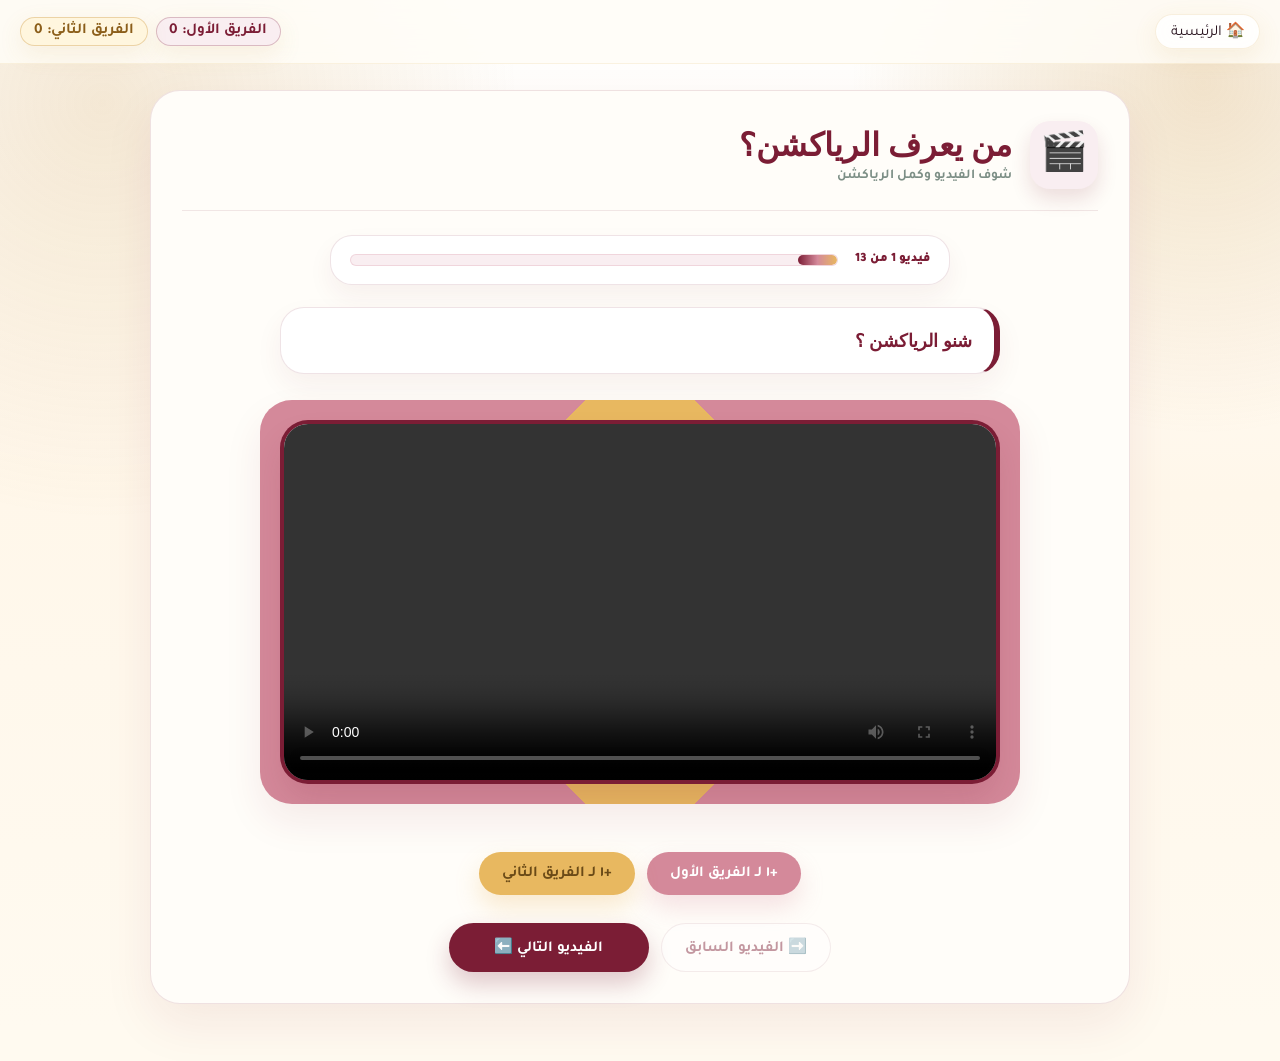
<file: games/video.html>
<!DOCTYPE html>
<html lang="ar" dir="rtl">
<head>
  <meta charset="UTF-8">
  <meta name="viewport" content="width=device-width, initial-scale=1.0">
  <title>من يعرف الرياكشن؟</title>

  <link href="https://fonts.googleapis.com/css2?family=Tajawal:wght@400;500;700;900&display=swap" rel="stylesheet">
  <link rel="stylesheet" href="../Style.css">
  <link rel="stylesheet" href="../Teams.css">

  <style>
    .vid-nav-row {
      display: flex;
      justify-content: center;
      gap: 12px;
      flex-wrap: wrap;
      margin-top: 14px;
    }

    .vid-prev-btn:disabled,
    .vid-team-btn:disabled,
    .act-btn:disabled {
      opacity: .45;
      cursor: not-allowed;
      transform: none !important;
      box-shadow: none !important;
    }
  </style>
</head>

<body class="game-page">

<div class="back-bar">
  <button class="back-btn" onclick="location.href='../index.html'">🏠 الرئيسية</button>

  <div class="score-pills">
    <span class="score-pill red-pill" id="scorePill1">الفريق الأول: 0</span>
    <span class="score-pill blue-pill" id="scorePill2">الفريق الثاني: 0</span>
  </div>
</div>

<section class="game-panel" id="videoSection">
  <div class="panel-inner">

    <div class="panel-head">
      <div class="panel-icon-wrap" style="background:#FDF5E0">🎬</div>

      <div class="panel-head-text">
        <h3 class="panel-title">من يعرف الرياكشن؟</h3>
        <p class="panel-sub">شوف الفيديو وكمل الرياكشن </p>
      </div>
    </div>

    <div class="vid-progress-row">
      <span class="vid-prog-lbl" id="vidProgLabel">فيديو 1 من 13</span>

      <div class="vid-prog-bar">
        <div class="vid-prog-fill" id="vidProgFill" style="width:8%"></div>
      </div>
    </div>

    <div class="vid-question-box">
      <p class="vid-question-text" id="vidQuestionText">توقّع شنو  الرياكشن او كمله ! </p>
    </div>

    <div class="vid-player-wrap" id="vidPlayerWrap"></div>

    <div class="vid-actions" id="vidActions">

      <div class="vid-team-score-row">
        <button class="act-btn red vid-team-btn" id="vidScoreBtnRed" onclick="vidScore(1, this)">
          +١ للفريق الأول
        </button>

        <button class="act-btn blue vid-team-btn" id="vidScoreBtnBlue" onclick="vidScore(2, this)">
          +١ للفريق الثاني
        </button>
      </div>

      <div class="vid-nav-row">
        <button class="act-btn ghost vid-prev-btn" id="vidPrevBtn" onclick="vidPrev()">
          ➡️ الفيديو السابق
        </button>

        <button class="act-btn primary vid-next-btn" id="vidNextBtn" onclick="vidNext()">
          الفيديو التالي ⬅️
        </button>
      </div>

    </div>

    <div class="vid-done" id="vidDone" style="display:none">
      <p class="vid-done-emoji">🎬✨</p>
      <p class="vid-done-text">انتهت كل الفيديوهات!</p>

      <div class="vid-nav-row">
        <button class="act-btn ghost" onclick="vidBackFromDone()">➡️ ارجع لآخر فيديو</button>
        <button class="act-btn primary" onclick="vidReset()">🔄 من البداية</button>
      </div>
    </div>

  </div>
</section>

<script>
var VID = {
  current: 0,
  total: 13,
  scored: [],
  questions: [
    "شنو الرياكشن ؟",
      "شنو الرياكشن ؟",
        "شنو الرياكشن ؟",
          "شنو الرياكشن ؟",
          
            "شنو الرياكشن ؟",
              "شنو الرياكشن ؟",
                "شنو الرياكشن ؟",
                  "شنو الرياكشن ؟",
                    "شنو الرياكشن ؟",
                      "شنو الرياكشن ؟",
                        "شنو الرياكشن ؟",
                          "شنو الرياكشن ؟",
                            "شنو الرياكشن ؟",

  ]
};

var scores = [0, 0];

/* =========================
   أسماء الفرق والنقاط
   ========================= */

function getStoredTeamNames() {
  try {
    return JSON.parse(localStorage.getItem("eidTeamNames") || '["الفريق الأول","الفريق الثاني"]');
  } catch (e) {
    return ["الفريق الأول", "الفريق الثاني"];
  }
}

function getTeamName(team) {
  var names = getStoredTeamNames();

  if (team === 1 || team === "red") {
    return names[0] || "الفريق الأول";
  }

  if (team === 2 || team === "blue") {
    return names[1] || "الفريق الثاني";
  }

  return "الفريق";
}

function loadData() {
  try {
    var savedScores = localStorage.getItem("eidScores");

    if (savedScores) {
      scores = JSON.parse(savedScores);
    }

    if (!Array.isArray(scores) || scores.length < 2) {
      scores = [0, 0];
    }
  } catch (e) {
    scores = [0, 0];
  }

  VID.scored = Array(VID.total).fill(false);

  updateScoreText();
  updateVideoScoreButtons();
}

function saveScores() {
  localStorage.setItem("eidScores", JSON.stringify(scores));
  updateScoreText();
  updateVideoScoreButtons();
}

function updateScoreText() {
  var scorePill1 = document.getElementById("scorePill1");
  var scorePill2 = document.getElementById("scorePill2");

  if (scorePill1) {
    scorePill1.textContent = getTeamName(1) + ": " + scores[0];
  }

  if (scorePill2) {
    scorePill2.textContent = getTeamName(2) + ": " + scores[1];
  }
}

function updateVideoScoreButtons() {
  var redBtn = document.getElementById("vidScoreBtnRed");
  var blueBtn = document.getElementById("vidScoreBtnBlue");

  if (redBtn) {
    redBtn.textContent = "+١ لـ " + getTeamName(1);
  }

  if (blueBtn) {
    blueBtn.textContent = "+١ لـ " + getTeamName(2);
  }
}

function updateVideoButtonsState() {
  var prevBtn = document.getElementById("vidPrevBtn");
  var nextBtn = document.getElementById("vidNextBtn");
  var alreadyScored = VID.scored[VID.current];

  if (prevBtn) {
    prevBtn.disabled = VID.current === 0;
  }

  if (nextBtn) {
    nextBtn.textContent =
      VID.current >= VID.total - 1 ? "✅ إنهاء" : "الفيديو التالي ⬅️";
  }

  document.querySelectorAll(".vid-team-btn").forEach(function(button) {
    button.disabled = alreadyScored;
  });
}

function vidScore(team, btn) {
  if (VID.scored[VID.current]) return;

  scores[team - 1]++;
  VID.scored[VID.current] = true;

  saveScores();
  updateVideoButtonsState();

  if (btn) {
    btn.style.transform = "scale(1.15)";
    setTimeout(function() {
      btn.style.transform = "";
    }, 200);
  }
}

/* =========================
   تشغيل الفيديوهات
   ========================= */

function makeVideoPath(index) {
  return "../Videos/" + (index + 1) + ".mp4";
}

function vidShowCurrent() {
  var i = VID.current;
  var videoPath = makeVideoPath(i);
  var wrap = document.getElementById("vidPlayerWrap");

  document.getElementById("vidActions").style.display = "block";
  document.getElementById("vidDone").style.display = "none";

  document.getElementById("vidProgLabel").textContent =
    "فيديو " + (i + 1) + " من " + VID.total;

  document.getElementById("vidProgFill").style.width =
    Math.round(((i + 1) / VID.total) * 100) + "%";

  document.getElementById("vidQuestionText").textContent =
    VID.questions[i] || "توقّع شنو يصير في الفيديو؟";

  /*
    أهم تعديل:
    نستخدم src مباشر داخل video ونبني عنصر جديد كل مرة.
    هذا يمنع المتصفح من تثبيت أول فيديو.
  */
  wrap.innerHTML =
    '<video id="vidPlayer" class="vid-player" controls playsinline preload="metadata" ' +
    'src="' + videoPath + '?cache=' + Date.now() + '">' +
    'متصفحك لا يدعم تشغيل الفيديو.' +
    '</video>';

  var video = document.getElementById("vidPlayer");

  video.addEventListener("error", function() {
    alert("الفيديو ما انفتح: " + videoPath + "\nتأكدي أن الملف موجود داخل مجلد Videos وبنفس الاسم.");
  });

  updateVideoScoreButtons();
  updateVideoButtonsState();
}

function vidNext() {
  var video = document.getElementById("vidPlayer");

  if (video) {
    video.pause();
  }

  if (VID.current >= VID.total - 1) {
    document.getElementById("vidActions").style.display = "none";
    document.getElementById("vidDone").style.display = "block";
    return;
  }

  VID.current++;
  vidShowCurrent();
}

function vidPrev() {
  var video = document.getElementById("vidPlayer");

  if (video) {
    video.pause();
  }

  if (VID.current <= 0) return;

  VID.current--;
  vidShowCurrent();
}

function vidBackFromDone() {
  document.getElementById("vidDone").style.display = "none";
  document.getElementById("vidActions").style.display = "block";

  VID.current = VID.total - 1;
  vidShowCurrent();
}

function vidReset() {
  VID.current = 0;
  VID.scored = Array(VID.total).fill(false);

  document.getElementById("vidDone").style.display = "none";
  document.getElementById("vidActions").style.display = "block";

  vidShowCurrent();
}

window.addEventListener("load", function() {
  loadData();
  vidShowCurrent();
});
</script>

</body>
</html>
</file>
<file: Style.css>
/* ============================================
   RESET & ROOT
   ============================================ */
*, *::before, *::after { box-sizing: border-box; margin: 0; padding: 0; }

:root {
  --burg:    #7B1D35;
  --burg-d:  #5C1228;
  --burg-dd: #3D0A1A;
  --gold:    #C9933A;
  --gold2:   #E8B860;
  --gold3:   #F5D898;
  --gold4:   #FBF5E9;
  --cream:   #F5F2F0;
  --ink:     #2A1520;
  --muted:   #8A7070;
  --white:   #FFFFFF;
}

html { scroll-behavior: smooth; }

body {
  font-family: 'Tajawal', sans-serif;
  background: var(--cream);
  color: var(--ink);
  direction: rtl;
  overflow-x: hidden;
}

/* ============================================
   HERO — full bleed with optional bg image
   ============================================ */
.hero {
  background: #3D0A1A;
  position: relative;
  overflow: hidden;
  height: 100dvh;
  display: flex;
  flex-direction: column;
  align-items: center;
  justify-content: center;
  text-align: center;
}

.hero-bg-img {
  position: absolute;
  inset: 0;
  background-size: 60%;
  background-position: left center;
  background-repeat: no-repeat;
  z-index: 0;
  transition: opacity 0.4s;
}
/* dark overlay so text stays readable */
.hero-overlay {
  display: none;
}

.hero::before {
  display: none !important;
}
.hero-gold-line {
  width: 100%; height: 3px;
  background: linear-gradient(90deg, transparent 0%, var(--gold) 30%, var(--gold2) 50%, var(--gold) 70%, transparent 100%);
  position: absolute;
  z-index: 2;
}
.hero-gold-line.top { top: 0; }
.hero-gold-line.bot { bottom: 0; }

.hero-body {
  position: relative;
  z-index: 2;
  padding: 3rem 2rem;
  width: 100%;
  text-align: right;
  padding-right: 6%;
}

.hero-sheep {
  font-size: 6rem;
  display: block;
  margin-bottom: 1.5rem;
  filter: drop-shadow(0 8px 24px rgba(0,0,0,0.5));
  animation: sheepFloat 4s ease-in-out infinite;
}
@keyframes sheepFloat {
  0%,100% { transform: translateY(0) rotate(-3deg); }
  50%      { transform: translateY(-14px) rotate(3deg); }
}

.hero-tag {
  display: inline-block;
  border: 1px solid rgba(201,147,58,0.5);
  color: var(--gold2);
  font-size: 0.78rem;
  font-weight: 700;
  letter-spacing: 3px;
  padding: 5px 18px;
  border-radius: 50px;
  margin-bottom: 1.2rem;
  text-transform: uppercase;
}

.hero-h1 {
  font-family: 'Amiri', serif;
  font-size: clamp(2.6rem, 8vw, 5rem);
  font-weight: 700;
  color: var(--white);
  line-height: 1.15;
  margin-bottom: 0.8rem;
  text-shadow: 0 4px 30px rgba(0,0,0,0.4);
}
.hero-h1 em {
  color: var(--gold2);
  font-style: normal;
  display: block;
}

.hero-p {
  font-size: 1rem;

  margin-bottom: 2rem;
  letter-spacing: 1px;
  margin-top: 5rem;
}

.pills-row { display: flex; justify-content: center; gap: 24px; flex-wrap: wrap; margin-bottom: 0.5rem; }
.pill {
  font-size: 1.15rem;
  font-weight: 900;
  letter-spacing: 1px;
  transition: opacity 0.2s;
}
.pill:hover { opacity: 0.8; }
.pill-a {
  color: #F5B8C8;
  text-shadow: 0 2px 14px rgba(123,29,53,0.6);
}
.pill-b {
  color: #E8D5A0;
  text-shadow: 0 2px 14px rgba(201,147,58,0.6);
}

/* ============================================
   GAME MENU
   ============================================ */
.menu-section {
  padding: 4rem 1.5rem 2rem;
  max-width: 920px;
  margin: 0 auto;
}

.menu-eyebrow {
  text-align: center;
  font-size: 0.72rem;
  font-weight: 700;
  letter-spacing: 5px;
  color: var(--gold);
  text-transform: uppercase;
  margin-bottom: 0.5rem;
  opacity: 0.8;
}

.menu-h2 {
  text-align: center;
  font-family: 'Amiri', serif;
  font-size: 2rem;
  color: var(--burg);
  margin-bottom: 2.5rem;
}

.menu-grid {
  display: grid;
  grid-template-columns: repeat(3, 1fr);
  gap: 12px;
}

/* each game button — tall portrait card */
.menu-btn {
  background: var(--white);
  border: 1.5px solid rgba(201,147,58,0.2);
  border-radius: 20px;
  padding: 1.8rem 1rem 1.4rem;
  cursor: pointer;
  display: flex;
  flex-direction: column;
  align-items: center;
  gap: 8px;
  transition: transform 0.2s, box-shadow 0.2s, border-color 0.2s;
  position: relative;
  overflow: hidden;
  font-family: 'Tajawal', sans-serif;
}

.menu-btn::after {
  content: '';
  position: absolute;
  bottom: 0; left: 0; right: 0;
  height: 3px;
  background: linear-gradient(90deg, var(--gold), var(--gold2));
  opacity: 0;
  transition: opacity 0.2s;
}

.menu-btn:hover {
  transform: translateY(-6px);
  box-shadow: 0 20px 48px rgba(74,14,32,0.15);
  border-color: var(--gold);
}
.menu-btn:hover::after { opacity: 1; }
.menu-btn.active { border-color: var(--gold); box-shadow: 0 8px 28px rgba(201,147,58,0.2); }
.menu-btn.active::after { opacity: 1; }

.menu-btn.highlight {
  background: linear-gradient(160deg, var(--burg-d) 0%, var(--burg) 100%);
  border-color: rgba(201,147,58,0.4);
}
.menu-btn.highlight .mb-num  { color: rgba(201,147,58,0.6); }
.menu-btn.highlight .mb-name { color: var(--white); }
.menu-btn.highlight .mb-tag  { background: rgba(201,147,58,0.2); color: var(--gold2); }
.menu-btn.highlight::after { background: linear-gradient(90deg, var(--gold), var(--gold2)); }

.mb-num {
  font-size: 0.65rem;
  font-weight: 900;
  letter-spacing: 3px;
  color: rgba(201,147,58,0.5);
  align-self: flex-start;
}
.mb-icon { font-size: 2.4rem; filter: drop-shadow(0 3px 6px rgba(0,0,0,0.15)); }
.mb-name {
  font-size: 0.92rem;
  font-weight: 900;
  color: var(--ink);
  text-align: center;
  line-height: 1.3;
}
.mb-tag {
  font-size: 0.68rem;
  font-weight: 700;
  padding: 3px 12px;
  border-radius: 20px;
  background: var(--gold4);
  color: var(--gold);
  letter-spacing: 0.5px;
  margin-top: auto;
}

/* ============================================
   GAME PANELS
   ============================================ */
.game-panel {
  display: none;
  max-width: 920px;
  margin: 0 auto 2rem;
  padding: 0 1.5rem;
  animation: panelIn 0.3s ease;
}
@keyframes panelIn {
  from { opacity: 0; transform: translateY(12px); }
  to   { opacity: 1; transform: translateY(0); }
}
.game-panel.open { display: block; }

.panel-inner {
  background: var(--white);
  border-radius: 24px;
  border: 1.5px solid rgba(201,147,58,0.2);
  padding: 2rem;
  box-shadow: 0 4px 24px rgba(74,14,32,0.07);
}

.panel-head {
  display: flex;
  align-items: center;
  gap: 18px;
  margin-bottom: 1.5rem;
  padding-bottom: 1.2rem;
  border-bottom: 1px solid rgba(201,147,58,0.15);
}
.panel-icon-wrap {
  width: 68px; height: 68px; border-radius: 20px;
  display: flex; align-items: center; justify-content: center;
  font-size: 2.4rem; flex-shrink: 0;
}
.panel-title {
  font-family: 'Amiri', serif;
  font-size: 1.5rem; font-weight: 700;
  color: var(--burg); margin-bottom: 4px;
}
.panel-sub { font-size: 0.85rem; color: var(--muted); }

.panel-steps {
  list-style: none;
  display: flex; flex-direction: column; gap: 12px;
  margin-bottom: 1.4rem;
}
.panel-steps li {
  display: flex; gap: 14px; align-items: flex-start;
}
.step-n {
  min-width: 30px; height: 30px; border-radius: 50%;
  background: var(--burg);
  color: var(--gold2);
  font-size: 0.8rem; font-weight: 900;
  display: flex; align-items: center; justify-content: center;
  flex-shrink: 0; margin-top: 1px;
}
.step-txt { font-size: 0.93rem; color: var(--ink); line-height: 1.75; padding-top: 5px; }

.panel-tip {
  background: var(--gold4);
  border-right: 3px solid var(--gold);
  border-radius: 12px;
  padding: 14px 18px;
  font-size: 0.88rem; color: #5A1A28; line-height: 1.7;
}

/* ============================================
   MEMORY GAME
   ============================================ */
.mem-header { text-align: center; margin-bottom: 1.4rem; }
.mem-header .panel-title { margin-bottom: 1rem; }

.toggle-group {
  display: inline-flex;
  background: var(--cream);
  border-radius: 50px;
  padding: 4px;
  gap: 4px;
  border: 1px solid rgba(201,147,58,0.2);
  margin-bottom: 1rem;
}
.toggle-btn {
  padding: 7px 22px; border-radius: 50px; border: none;
  font-family: 'Tajawal', sans-serif;
  font-size: 0.88rem; font-weight: 700; cursor: pointer;
  transition: all 0.15s; color: var(--muted); background: transparent;
}
.toggle-btn.active { background: var(--burg); color: white; }
.toggle-btn:hover:not(.active) { color: var(--burg); }

.mem-stats {
  display: flex; justify-content: center; gap: 1.2rem; flex-wrap: wrap;
}
.mstat {
  display: flex; flex-direction: column; align-items: center;
  background: var(--gold4); border-radius: 14px;
  padding: 10px 22px; border: 1px solid rgba(201,147,58,0.2);
}
.mstat span { font-size: 1.6rem; font-weight: 900; color: var(--burg); line-height: 1; }
.mstat small { font-size: 0.7rem; color: var(--muted); margin-top: 3px; }

.mem-grid { display: grid; gap: 10px; max-width: 500px; margin: 1.4rem auto; }
.mem-grid.easy { grid-template-columns: repeat(4, 1fr); }
.mem-grid.hard { grid-template-columns: repeat(4, 1fr); }

.mem-card {
  aspect-ratio: 1; border-radius: 14px; cursor: pointer;
  position: relative; transform-style: preserve-3d;
  transition: transform 0.45s cubic-bezier(.4,0,.2,1);
}
.mem-card.flipped { transform: rotateY(180deg); }
.mem-card.matched  { transform: rotateY(180deg); pointer-events: none; }

.card-back, .card-front {
  position: absolute; inset: 0; border-radius: 14px;
  display: flex; align-items: center; justify-content: center;
  backface-visibility: hidden; -webkit-backface-visibility: hidden;
}
.card-back {
  background: linear-gradient(140deg, var(--burg-d), var(--burg));
  border: 2px solid rgba(201,147,58,0.3);
}
.card-back .q-mark {
  font-family: 'Amiri', serif; font-size: 1.8rem;
  color: rgba(201,147,58,0.55);
}
.card-front {
  transform: rotateY(180deg);
  background: var(--gold4);
  border: 2px solid transparent;
  overflow: hidden;
  padding: 6px;
}
/* صورة داخل الكرت */
.mem-card-img {
  width: 100%; height: 100%;
  object-fit: cover;
  border-radius: 10px;
  display: block;
  pointer-events: none;
  user-select: none;
}
.mem-card.matched .card-front { background: #FFF0D0; border-color: var(--gold); animation: pop .4s ease; }
.mem-card.wrong   .card-front { background: #FFF0F0; border-color: #CC2020; animation: shake .35s ease; }

@keyframes pop   { 0%,100%{transform:rotateY(180deg) scale(1)} 50%{transform:rotateY(180deg) scale(1.13)} }
@keyframes shake { 0%,100%{transform:rotateY(180deg) translateX(0)} 25%{transform:rotateY(180deg) translateX(-7px)} 75%{transform:rotateY(180deg) translateX(7px)} }

.mem-win {
  text-align: center; background: var(--gold4);
  border: 1.5px solid rgba(201,147,58,0.35);
  border-radius: 16px; padding: 1.4rem;
  margin-top: 1.2rem; display: none; animation: panelIn .3s ease;
}
.mem-win.show { display: block; }
.win-sheep { font-size: 2rem; margin-bottom: 6px; }
.win-text { font-family: 'Amiri', serif; font-size: 1.2rem; color: var(--burg); font-weight: 700; }
.win-sub  { font-size: 0.85rem; color: var(--muted); margin-top: 4px; }

/* ============================================
   BUTTONS
   ============================================ */
.panel-actions {
  display: flex; justify-content: center;
  gap: 10px; flex-wrap: wrap; margin-top: 1.4rem;
}

.act-btn {
  padding: 10px 24px; border-radius: 50px; border: none;
  font-family: 'Tajawal', sans-serif;
  font-size: 0.9rem; font-weight: 700;
  cursor: pointer; transition: all 0.15s;
}
.act-btn.primary { background: var(--burg); color: white; }
.act-btn.primary:hover { background: var(--burg-d); }
.act-btn.gold  { background: var(--gold); color: white; }
.act-btn.gold:hover { background: var(--gold2); color: #2A1F00; }
.act-btn.red   { background: #c8960a; color: white; }
.act-btn.red:hover { background: #a87a08; }
.act-btn.blue  { background: #8B6914; color: white; }
.act-btn.blue:hover { background: #6b5010; }
.act-btn.ghost { background: transparent; border: 1.5px solid rgba(212,160,23,0.3); color: var(--muted); }
.act-btn.ghost:hover { border-color: var(--gold); color: var(--burg); }

/* ============================================
   HONEYCOMB GAME
   ============================================ */
.hex-header { text-align: center; margin-bottom: 1.2rem; }
.hex-dir-row { display: flex; justify-content: center; gap: 12px; margin: 8px 0; flex-wrap: wrap; }
.dir-tag {
  font-size: 0.8rem; font-weight: 700; padding: 4px 14px;
  border-radius: 50px;
}
.red-dir  { background: #FDF8E0; color: #8B6914; border: 1px solid #E8D080; }
.blue-dir { background: #FDF8E0; color: #5C4500; border: 1px solid #E8D080; }

.turn-badge {
  display: inline-block; font-size: 0.95rem; font-weight: 700;
  padding: 7px 24px; border-radius: 50px;
}
.turn-badge.red  { background: #FDF8E0; color: #8B6914; border: 1.5px solid #D4A017; }
.turn-badge.blue { background: #F5ECC0; color: #5C4500; border: 1.5px solid #B8860B; }

.hex-qbox {
  background: var(--gold4); border: 1.5px solid rgba(201,147,58,0.3);
  border-radius: 18px; padding: 1.4rem 1.6rem;
  text-align: center; margin-bottom: 1.4rem; display: none;
  animation: panelIn .2s ease;
}
.hex-qletter {
  width: 50px; height: 50px; border-radius: 50%;
  background: var(--burg); color: var(--gold2);
  font-family: 'Amiri', serif; font-size: 1.6rem; font-weight: 700;
  display: inline-flex; align-items: center; justify-content: center;
  margin-bottom: 0.8rem;
}
.hex-qtext {
  font-size: 1.05rem; font-weight: 700; color: var(--ink);
  line-height: 1.65; margin-bottom: 0.8rem;
}
.hex-qanswer {
  font-size: 0.92rem; font-weight: 700; color: var(--burg-d);
  background: #FFF0CC; padding: 7px 16px; border-radius: 10px;
  display: none; margin-bottom: 0.8rem;
}
.hex-qbtns { display: flex; justify-content: center; gap: 8px; flex-wrap: wrap; }

.hex-wrap {
  position: relative;
  max-width: 540px; margin: 0 auto 1.2rem;
  padding: 30px 50px;
}
.hex-edge {
  position: absolute; font-size: 0.7rem; font-weight: 800;
  white-space: nowrap;
}
.top-edge  { top: 6px;   left: 50%; transform: translateX(-50%); color: #2878CC; }
.bot-edge  { bottom: 6px; left: 50%; transform: translateX(-50%); color: #2878CC; }
.right-edge { right: 6px; top: 50%; transform: translateY(-50%); color: #CC2828; writing-mode: vertical-rl; }
.left-edge  { left: 6px;  top: 50%; transform: translateY(-50%); color: #CC2828; writing-mode: vertical-rl; }

.hex-row {
  display: flex; justify-content: center;
  gap: 3px; margin-bottom: -9px;
}
.hex-cell {
  width: 56px; height: 62px; flex-shrink: 0;
  clip-path: polygon(50% 0%,100% 25%,100% 75%,50% 100%,0% 75%,0% 25%);
  background: var(--gold4);
  cursor: pointer;
  position: relative;
  transition: transform 0.15s, filter 0.15s;
}
.hex-cell:hover:not(.owned-red):not(.owned-blue) { transform: scale(1.08); filter: brightness(0.9); }
.hex-cell.owned-red  { background: #CC2828; }
.hex-cell.owned-blue { background: #2878CC; }

.hex-inner {
  position: absolute; inset: 0;
  display: flex; align-items: center; justify-content: center;
}
.hex-letter {
  font-family: 'Amiri', serif;
  font-size: 1.1rem; font-weight: 700;
  color: var(--burg); user-select: none;
}
.owned-red  .hex-letter,
.owned-blue .hex-letter { color: white; }

.hex-win {
  background: var(--gold4); border: 1.5px solid rgba(201,147,58,0.35);
  border-radius: 16px; padding: 1.2rem; text-align: center;
  margin-bottom: 1rem; display: none; animation: panelIn .3s ease;
}
.hex-win-text {
  font-family: 'Amiri', serif; font-size: 1.3rem;
  color: var(--burg); font-weight: 700;
}

/* ============================================
   SCOREBOARD
   ============================================ */
.score-section {
  background: linear-gradient(140deg, var(--burg-dd) 0%, var(--burg-d) 50%, #5A1025 100%);
  padding: 3rem 1.5rem;
  position: relative; overflow: hidden;
}
.score-section::before {
  content: '';
  position: absolute; inset: 0;
  background:
    radial-gradient(ellipse at 15% 50%, rgba(201,147,58,0.18) 0%, transparent 55%),
    radial-gradient(ellipse at 85% 50%, rgba(201,147,58,0.1) 0%, transparent 50%);
  pointer-events: none;
}

.score-inner { max-width: 700px; margin: 0 auto; position: relative; z-index: 1; }
.score-top-row {
  display: flex; align-items: center; justify-content: space-between;
  margin-bottom: 2rem;
}
.score-title {
  font-family: 'Amiri', serif; font-size: 1.5rem;
  color: var(--gold2);
}
.ghost-btn {
  background: transparent; border: 1px solid rgba(201,147,58,0.35);
  color: rgba(245,223,160,0.6);
  font-family: 'Tajawal', sans-serif; font-size: 0.82rem;
  padding: 6px 16px; border-radius: 20px; cursor: pointer; transition: all .15s;
}
.ghost-btn:hover { border-color: var(--gold); color: var(--gold2); background: rgba(201,147,58,0.1); }

.score-teams {
  display: grid; grid-template-columns: 1fr auto 1fr;
  gap: 20px; align-items: center;
}
.vs-badge {
  font-family: 'Amiri', serif; font-size: 1.8rem;
  color: rgba(201,147,58,0.4); text-align: center;
}

.score-team {
  background: rgba(255,255,255,0.05);
  border: 1px solid rgba(201,147,58,0.15);
  border-radius: 20px; padding: 1.6rem 1rem;
  text-align: center; transition: all .2s;
}
.score-team.leading {
  border-color: rgba(201,147,58,0.5);
  background: rgba(201,147,58,0.08);
  box-shadow: 0 0 40px rgba(201,147,58,0.12);
}
.st-emoji { font-size: 2rem; margin-bottom: 6px; }
.st-label { font-size: 0.82rem; color: rgba(253,245,224,0.45); margin-bottom: 10px; font-weight: 600; }
.st-num {
  font-size: 4.5rem; font-weight: 900; line-height: 1;
  margin-bottom: 14px; font-family: 'Tajawal', sans-serif;
}
.red-num  { color: #D4A017; }
.blue-num { color: #F0C040; }

.st-controls { display: flex; justify-content: center; gap: 10px; }
.ctrl-btn {
  width: 38px; height: 38px; border-radius: 50%;
  border: 1px solid rgba(201,147,58,0.2);
  background: rgba(201,147,58,0.07);
  color: rgba(253,245,224,0.85);
  font-size: 1.2rem; font-weight: 700; cursor: pointer;
  display: flex; align-items: center; justify-content: center;
  transition: all .15s; font-family: inherit;
}
.ctrl-btn:hover { background: rgba(201,147,58,0.18); }

.st-crown { min-height: 24px; margin-top: 8px; text-align: center; }
.crown-tag {
  display: inline-block; font-size: 0.72rem; font-weight: 700;
  padding: 3px 12px; border-radius: 20px;
  background: rgba(201,147,58,0.2); color: var(--gold2); letter-spacing: .5px;
}

/* ============================================
   FOOTER
   ============================================ */
.site-footer {
  background: var(--burg-dd);
  text-align: center; padding: 1.5rem 1rem;
  font-family: 'Amiri', serif;
  font-size: 1rem; color: rgba(201,147,58,0.5);
  border-top: 1px solid rgba(201,147,58,0.15);
}

/* ============================================
   RESPONSIVE
   ============================================ */
@media (max-width: 600px) {
  .menu-grid { grid-template-columns: repeat(2, 1fr); }
  .score-teams { grid-template-columns: 1fr; gap: 12px; }
  .vs-badge { display: none; }
  .st-num { font-size: 3.2rem; }
  .hex-cell { width: 40px !important; height: 46px !important; }
  .hex-letter { font-size: 0.85rem !important; }
  .hex-wrap { padding: 28px 36px; }
  .hero-sheep { font-size: 4.5rem; }
}
@media (max-width: 400px) {
  .menu-grid { grid-template-columns: 1fr; }
}

/* ============================================
   SECRET NUMBER GAME
   ============================================ */
.sg-setup, .sg-play {
  display: flex; flex-direction: column; align-items: center; gap: 1.2rem;
}
.sg-setup-label {
  font-family: 'Amiri', serif; font-size: 1.3rem;
  color: var(--burg); font-weight: 700; text-align: center;
}
.sg-setup-hint {
  font-size: 0.82rem; color: var(--muted); text-align: center;
}

/* 4 SLOTS */
.sg-slots {
  display: flex; gap: 12px; justify-content: center;
  margin: 0.5rem 0;
}
.sg-slot {
  width: 60px; height: 72px;
  border-radius: 16px;
  border: 2.5px solid rgba(201,147,58,0.3);
  background: var(--gold4);
  display: flex; align-items: center; justify-content: center;
  font-family: 'Tajawal', sans-serif;
  font-size: 2rem; font-weight: 900;
  color: var(--ink);
  transition: all 0.15s;
}
.sg-slot.sg-active {
  border-color: var(--burg);
  box-shadow: 0 0 0 3px rgba(123,31,58,0.15);
  background: white;
}
.sg-slot.sg-filled { color: var(--burg); background: white; border-color: rgba(201,147,58,0.4); }
.sg-slot.sg-correct { background: #D4F5D0; border-color: #2A8A2A; color: #1A5A1A; animation: popSlot .35s ease; }
.sg-slot.sg-wrong   { background: #FFD0D0; border-color: #CC2828; color: #8A1010; animation: shakeSlot .35s ease; }

@keyframes popSlot   { 0%,100%{transform:scale(1)} 50%{transform:scale(1.12)} }
@keyframes shakeSlot { 0%,100%{transform:translateX(0)} 25%{transform:translateX(-5px)} 75%{transform:translateX(5px)} }
@keyframes confettiFly { 0%{transform:translateY(0) scale(1);opacity:1} 100%{transform:translateY(-80px) scale(0.5);opacity:0} }

/* NUMPAD */
.sg-numpad {
  display: grid;
  grid-template-columns: repeat(3, 1fr);
  gap: 8px;
  max-width: 260px; width: 100%;
}
.sg-key {
  height: 54px; border-radius: 14px;
  border: 1.5px solid rgba(201,147,58,0.2);
  background: white;
  font-family: 'Tajawal', sans-serif;
  font-size: 1.3rem; font-weight: 700;
  color: var(--ink); cursor: pointer;
  transition: all 0.12s;
  box-shadow: 0 2px 6px rgba(74,14,32,0.06);
}
.sg-key:hover      { background: var(--gold4); border-color: var(--gold); transform: scale(1.04); }
.sg-key:active     { transform: scale(0.96); }
.sg-key-del        { background: #FFF0F0; color: #CC2828; border-color: #FFCCCC; }
.sg-key-confirm    { background: var(--burg); color: white; border-color: var(--burg); }
.sg-key-confirm:hover { background: var(--burg-d); }

.sg-err {
  font-size: 0.82rem; color: #CC2828; font-weight: 600;
  min-height: 20px; text-align: center;
}

/* GUESS AREA */
.sg-guess-area { width: 100%; display: flex; flex-direction: column; align-items: center; gap: 1rem; }
.sg-guess-label { font-size: 0.9rem; color: var(--muted); font-weight: 600; text-align: center; }

/* LOG */
.sg-log {
  width: 100%; max-height: 280px; overflow-y: auto;
  display: flex; flex-direction: column; gap: 8px;
  padding: 4px 0;
}
.sg-log-row {
  display: flex; align-items: center; gap: 10px;
  background: var(--cream); border-radius: 12px;
  padding: 8px 14px; border: 1px solid rgba(201,147,58,0.15);
}
.sg-log-num {
  font-size: 0.7rem; font-weight: 900; color: var(--muted);
  min-width: 20px;
}
.sg-log-digits { display: flex; gap: 6px; flex: 1; justify-content: center; }
.sg-log-digit {
  width: 38px; height: 42px; border-radius: 10px;
  display: flex; align-items: center; justify-content: center;
  font-size: 1.2rem; font-weight: 900;
  transition: all 0.2s;
}
.sg-d-green  { background: #D4F5D0; color: #1A5A1A; border: 1.5px solid #2A8A2A; }
.sg-d-red    { background: #FFD0D0; color: #8A1010; border: 1.5px solid #CC2828; }
.sg-d-yellow { background: #FFF3C0; color: #6A5000; border: 1.5px solid #C09000; }

.sg-log-hints { display: flex; flex-direction: column; gap: 2px; font-size: 0.75rem; font-weight: 700; }
.hint-green  { color: #1A5A1A; }
.hint-yellow { color: #6A5000; }

/* RESULT */
.sg-result { width: 100%; }
.sg-win, .sg-lose {
  text-align: center; padding: 1rem 1.4rem;
  border-radius: 14px; font-size: 1rem; font-weight: 700;
  font-family: 'Amiri', serif; font-size: 1.15rem;
}
.sg-win  { background: #D4F5D0; color: #1A5A1A; border: 1.5px solid #2A8A2A; }
.sg-lose { background: #FFD0D0; color: #8A1010; border: 1.5px solid #CC2828; }

.sg-bottom-btns { display: flex; gap: 10px; flex-wrap: wrap; justify-content: center; }

/* ============================================
   TEAM NAME MODAL
   ============================================ */
.team-modal {
  position: fixed; inset: 0; z-index: 999;
  background: rgba(30, 8, 16, 0.82);
  display: flex; align-items: center; justify-content: center;
  padding: 1.5rem;
  backdrop-filter: blur(6px);
}

.team-modal-box {
  background: var(--white);
  border-radius: 28px;
  padding: 2.5rem 2rem;
  max-width: 420px; width: 100%;
  text-align: center;
  border: 1.5px solid rgba(201,147,58,0.3);
  box-shadow: 0 24px 80px rgba(30,8,16,0.4);
  animation: panelIn 0.3s ease;
}

.tm-title {
  font-family: 'Amiri', serif;
  font-size: 1.6rem; font-weight: 700;
  color: var(--burg); margin-bottom: 6px;
}
.tm-sub {
  font-size: 0.83rem; color: var(--muted);
  margin-bottom: 1.8rem;
}

.tm-field {
  margin-bottom: 1.2rem; text-align: right;
}
.tm-label {
  display: block; font-size: 0.85rem; font-weight: 700;
  color: var(--muted); margin-bottom: 6px;
}
.tm-input {
  width: 100%; padding: 13px 16px;
  border-radius: 14px;
  border: 1.5px solid rgba(201,147,58,0.3);
  background: var(--gold4);
  font-family: 'Tajawal', sans-serif;
  font-size: 1rem; font-weight: 700;
  color: var(--ink); outline: none;
  transition: border-color 0.15s;
  text-align: right;
}
.tm-input:focus { border-color: var(--burg); background: white; }

.tm-save {
  width: 100%; margin-top: 0.5rem;
  padding: 14px; font-size: 1rem;
  border-radius: 14px;
}

/* change teams button in hero */
.change-teams-btn {
  margin-top: 1.2rem;
  background: rgba(201,147,58,0.15);
  border: 1px solid rgba(201,147,58,0.35);
  color: var(--gold3);
  font-family: 'Tajawal', sans-serif;
  font-size: 0.82rem; font-weight: 700;
  padding: 7px 20px; border-radius: 50px;
  cursor: pointer; transition: all 0.15s;
  display: block; margin-left: auto; margin-right: auto;
}
.change-teams-btn:hover {
  background: rgba(201,147,58,0.25);
  border-color: var(--gold);
  color: var(--gold2);
}

/* ============================================
   MAFIA GAME
   ============================================ */
.mafia-step-label {
  text-align: center;
  font-family: 'Amiri', serif;
  font-size: 1.1rem; color: var(--burg);
  font-weight: 700; margin-bottom: 1.2rem;
}

.mafia-count-row {
  display: flex; align-items: center; justify-content: center;
  gap: 1.5rem; margin-bottom: 1.2rem;
}
.mafia-count-btn {
  width: 48px; height: 48px; border-radius: 50%;
  border: 2px solid var(--gold);
  background: var(--gold4); color: var(--burg);
  font-size: 1.6rem; font-weight: 900;
  cursor: pointer; transition: all 0.15s;
  display: flex; align-items: center; justify-content: center;
}
.mafia-count-btn:hover { background: var(--gold); color: white; }
.mafia-count-num {
  font-size: 3.5rem; font-weight: 900;
  color: var(--burg); font-family: 'Tajawal', sans-serif;
  min-width: 80px; text-align: center; line-height: 1;
}

.mafia-roles-preview { text-align: center; margin-bottom: 1.6rem; }
.role-preview-row { display: flex; justify-content: center; gap: 10px; flex-wrap: wrap; }
.role-chip {
  padding: 6px 16px; border-radius: 50px;
  font-size: 0.85rem; font-weight: 700;
  border: 1px solid rgba(0,0,0,0.08);
}

.mafia-start-btn { display: block; margin: 0 auto; padding: 12px 40px; font-size: 1rem; }

/* CARD */
.mafia-card-wrap {
  display: flex; justify-content: center;
  margin: 1rem auto 1.2rem; max-width: 320px;
}

.mafia-card {
  width: 220px; height: 300px;
  border-radius: 24px;
  display: flex; align-items: center; justify-content: center;
  cursor: pointer;
  transition: transform 0.2s;
  border: 2.5px solid rgba(201,147,58,0.3);
}
.mafia-card:hover { transform: scale(1.03); }

.mafia-card.back {
  background: linear-gradient(140deg, var(--burg-d), var(--burg));
  border-color: rgba(201,147,58,0.4);
}
.mafia-card-back-inner {
  display: flex; flex-direction: column; align-items: center; gap: 12px;
}
.mafia-card-icon-back { font-size: 3.5rem; }
.mafia-card-back-txt {
  color: rgba(245,224,160,0.7); font-size: 0.9rem;
  font-weight: 700; text-align: center; padding: 0 1rem;
}

.mafia-card.front {
  flex-direction: column;
  border-width: 2.5px;
}
.mafia-card-front-inner {
  display: flex; flex-direction: column;
  align-items: center; gap: 14px; padding: 1.5rem;
  text-align: center;
}
.mafia-role-icon {
  width: 80px; height: 80px; border-radius: 50%;
  display: flex; align-items: center; justify-content: center;
  font-size: 2.4rem; border: 2px solid currentColor;
}
.mafia-role-label {
  font-family: 'Amiri', serif;
  font-size: 1.8rem; font-weight: 700;
}
.mafia-role-desc {
  font-size: 0.85rem; color: var(--muted);
  line-height: 1.6;
}

.mafia-card-btns {
  display: flex; justify-content: center; margin-bottom: 1rem;
}

.mafia-done {
  text-align: center; padding: 1.5rem;
  background: var(--gold4); border-radius: 16px;
  border: 1.5px solid var(--border);
}
.mafia-done-text {
  font-family: 'Amiri', serif;
  font-size: 1.3rem; color: var(--burg); font-weight: 700; margin-bottom: 6px;
}
.mafia-done-sub { font-size: 0.88rem; color: var(--muted); margin-bottom: 1rem; }

/* ============================================
   VIDEO GAME
   ============================================ */
.vid-progress-row {
  display: flex; align-items: center; gap: 12px;
  margin-bottom: 1.2rem;
}
.vid-prog-lbl {
  font-size: 0.8rem; font-weight: 700;
  color: var(--muted); white-space: nowrap;
  min-width: 80px;
}
.vid-prog-bar {
  flex: 1; height: 6px; border-radius: 6px;
  background: rgba(201,147,58,0.15);
  overflow: hidden;
}
.vid-prog-fill {
  height: 100%; border-radius: 6px;
  background: linear-gradient(90deg, var(--burg), var(--gold));
  transition: width 0.4s ease;
}

.vid-question-box {
  background: var(--gold4);
  border: 1.5px solid rgba(201,147,58,0.3);
  border-right: 4px solid var(--gold);
  border-radius: 14px;
  padding: 14px 18px;
  margin-bottom: 1.2rem;
}
.vid-question-text {
  font-family: 'Amiri', serif;
  font-size: 1.15rem; font-weight: 700;
  color: var(--burg); line-height: 1.5;
}

.vid-player-wrap {
  border-radius: 18px; overflow: hidden;
  background: #000;
  margin-bottom: 1.2rem;
  box-shadow: 0 8px 32px rgba(74,14,32,0.2);
}
.vid-player {
  width: 100%; display: block;
  max-height: 420px;
  border-radius: 18px;
}

.vid-actions { display: flex; flex-direction: column; gap: 10px; align-items: center; }
.vid-team-score-row { display: flex; gap: 10px; flex-wrap: wrap; justify-content: center; }
.vid-next-btn { min-width: 200px; font-size: 1rem; padding: 12px 32px; }

.vid-done {
  text-align: center; padding: 2rem 1rem;
  background: var(--gold4); border-radius: 16px;
  border: 1.5px solid var(--border);
}
.vid-done-emoji { font-size: 2.5rem; margin-bottom: 8px; }
.vid-done-text  { font-family: 'Amiri', serif; font-size: 1.3rem; color: var(--burg); font-weight: 700; margin-bottom: 1rem; }
/* ===== Eid pastel override ===== */
:root {
  --pink:   #f6a9c9;
  --blue:   #8fd3ff;
  --yellow: #f6d86b;
  --red:    #7B1D35;
  --soft-bg:#FFFFFF;
  --ink:    #5b3b3b;
  --white:  #ffffff;

  /* ربط المتغيرات القديمة بالجديدة */
  --burg:   #f6a9c9;
  --burg-d: #e88bb3;
  --burg-dd:#d96b9a;
  --gold:   #f6d86b;
  --gold2:  #ffd95e;
  --gold3:  #fff0a6;
  --gold4:  #fffaf0;
  --cream:  #FFFFFF;
  --muted:  #8a6a6a;
}

body {
  background: linear-gradient(180deg, #fffdfd 0%, #fff8ef 100%);
  color: var(--ink);
}

/* الهيدر الرئيسي */
.hero {
  background:
    linear-gradient(
      135deg,
      rgba(246,169,201,0.20) 0%,
      rgba(143,211,255,0.20) 35%,
      rgba(246,216,107,0.18) 70%,
      rgba(123,29,53,0.14) 100%
    ),
    #FFFFFF;
}

/* إزالة أي طبقة تغميق */
.hero-overlay,
.hero::before {
  display: none !important;
}

.hero-bg-img {
  opacity: 1;
  filter: none;
  background-size: 48%;
  background-position: left center;
}

/* خطوط الزينة */
.hero-gold-line {
  background: linear-gradient(
    90deg,
    transparent 0%,
    #f6a9c9 20%,
    #8fd3ff 45%,
    #f6d86b 70%,
    #7B1D35 90%,
    transparent 100%
  );
}

.hero-tag {
  background: rgba(255,255,255,0.65);
  color: #d96b9a;
  border: 1px solid rgba(246,169,201,0.45);
}

.hero-h1 {
  color: #5b3b3b;
  text-shadow: none;
}

.hero-h1 em {
  color: #7B1D35;
}

.hero-p {
  color: #7a5d66;
}

.pill-a {
  color: #7B1D35;
  text-shadow: none;
}
.pill-b {
  color: #4f93c2;
  text-shadow: none;
}

/* الأزرار والكروت */
.menu-h2 {
  color: #d96b9a;
}

.menu-btn {
  border: 1.5px solid rgba(246,169,201,0.22);
  box-shadow: 0 8px 22px rgba(0,0,0,0.04);
}

.menu-btn:hover,
.menu-btn.active {
  border-color: #f6a9c9;
  box-shadow: 0 14px 30px rgba(246,169,201,0.18);
}

.menu-btn::after {
  background: linear-gradient(90deg, #f6a9c9, #8fd3ff, #f6d86b, #7B1D35);
}

.menu-btn.highlight {
  background: linear-gradient(135deg, #ffe6f0 0%, #e8f7ff 100%);
  border-color: rgba(143,211,255,0.35);
}

.menu-btn.highlight .mb-name {
  color: #5b3b3b;
}

.menu-btn.highlight .mb-tag {
  background: rgba(255,255,255,0.7);
  color: #d96b9a;
}

.act-btn.primary {
  background: #7B1D35;
  color: #fff;
}
.act-btn.primary:hover {
  background: #e75f5f;
}

.act-btn.gold {
  background: #f6d86b;
  color: #5b3b3b;
}
.act-btn.gold:hover {
  background: #f2cf4b;
}

.act-btn.red {
  background: #f6a9c9;
  color: #fff;
}
.act-btn.red:hover {
  background: #eb91b7;
}

.act-btn.blue {
  background: #8fd3ff;
  color: #2f5568;
}
.act-btn.blue:hover {
  background: #74c6fb;
}

.act-btn.ghost {
  border: 1.5px solid rgba(246,169,201,0.35);
  color: #8a6a6a;
}

.red-dir,
.turn-badge.red {
  background: #fff1f1;
  color: #c65555;
  border-color: #7B1D35;
}

.blue-dir,
.turn-badge.blue {
  background: #eef8ff;
  color: #4f93c2;
  border-color: #8fd3ff;
}
/* ====== BACK BAR ====== */
.back-bar {
  display: flex;
  align-items: center;
  justify-content: space-between;
  padding: 0.75rem 1.25rem;
  background: #fff;
  border-bottom: 1px solid #eee;
  position: sticky;
  top: 0;
  z-index: 100;
}

.back-btn {
  background: #f5f5f5;
  border: 1px solid #ddd;
  border-radius: 8px;
  padding: 0.4rem 0.9rem;
  font-family: 'Tajawal', sans-serif;
  font-size: 0.95rem;
  cursor: pointer;
}

.back-btn:hover {
  background: #eee;
}

.score-pills {
  display: flex;
  gap: 0.5rem;
}

.score-pill {
  padding: 0.3rem 0.8rem;
  border-radius: 20px;
  font-family: 'Tajawal', sans-serif;
  font-size: 0.85rem;
  font-weight: 700;
}

.red-pill  { background: #F9EEF1; color: #7B1D35; }
.blue-pill { background: #FBF5E9; color: #8B5E1A; }

/* ====== GAME PANEL ALWAYS VISIBLE ====== */
.game-panel {
  display: block !important;
}
/* =========================================================
   EID PASTEL MODERN REDESIGN
   الصقي هذا الكود في آخر Style.css
   ========================================================= */

:root {
  --eid-bg: #fffaf0;
  --eid-paper: #FFFFFF;
  --eid-paper-2: #fbf3e7;
  --eid-ink: #28574d;
  --eid-muted: #73867b;
  --eid-sage: #C9933A;
  --eid-sage-dark: #5f8f7d;
  --eid-mint: #dcefe6;
  --eid-coral: #f49a91;
  --eid-coral-dark: #e4776f;
  --eid-pink: #f8c8c2;
  --eid-gold: #d9a84e;
  --eid-gold-soft: #f7dfae;
  --eid-line: rgba(217, 168, 78, .28);
  --eid-shadow: 0 18px 48px rgba(84, 61, 31, .12);
  --eid-shadow-soft: 0 10px 24px rgba(84, 61, 31, .08);

  --burg: #5C1228;
  --burg-d: #7aa592;
  --burg-dd: #426f63;
  --gold: #C9933A;
  --gold2: #edc777;
  --gold3: #fae9c7;
  --gold4: #fff6e8;
  --cream: var(--eid-bg);
  --ink: #2A1520;
  --muted: #8A7070;
  --white: var(--eid-paper);
}

html {
  background: var(--eid-bg);
}

body {
  background:
    radial-gradient(circle at 8% 10%, rgba(201,147,58,.20), transparent 26rem),
    radial-gradient(circle at 94% 8%, rgba(201,147,58,.25), transparent 22rem),
    linear-gradient(180deg, #FFFFFF 0%, #fff7ea 48%, #fffaf0 100%);
  color: #2A1520;
}

body::before {
  content: "";
  position: fixed;
  inset: 0;
  pointer-events: none;
  opacity: .45;
  background-image:
    radial-gradient(circle, rgba(217,168,78,.35) 1px, transparent 1.5px),
    linear-gradient(135deg, rgba(201,147,58,.10) 25%, transparent 25%),
    linear-gradient(45deg, rgba(201,147,58,.08) 25%, transparent 25%);
  background-size: 52px 52px, 90px 90px, 90px 90px;
  mask-image: linear-gradient(180deg, #000 0%, transparent 82%);
  z-index: -1;
}

/* ================= HERO ================= */

.hero {
  min-height: 88dvh;
  height: auto;
  padding: 3.5rem 1.25rem 4.5rem;
  align-items: center;
  justify-content: center;
  background:
    radial-gradient(circle at 18% 62%, rgba(201,147,58,.18), transparent 20rem),
    radial-gradient(circle at 78% 18%, rgba(201,147,58,.24), transparent 22rem),
    linear-gradient(135deg, #FFFFFF 0%, #fff7ea 100%);
  isolation: isolate;
}

.hero::before {
  content: "" !important;
  display: block !important;
  position: absolute;
  inset: 2rem 4vw auto;
  height: min(72dvh, 560px);
  border-radius: 48% 52% 35% 35% / 22% 22% 44% 44%;
  background:
    linear-gradient(#fffaf1, #FFFFFF) padding-box,
    linear-gradient(135deg, rgba(217,168,78,.34), rgba(201,147,58,.20), rgba(201,147,58,.22)) border-box;
  border: 1px solid transparent;
  box-shadow: var(--eid-shadow);
  z-index: -2;
}

.hero::after {
  content: "☾  ✦  ✧";
  position: absolute;
  top: 4rem;
  right: 9vw;
  color: #C9933A;
  font-size: clamp(1.8rem, 4vw, 3.2rem);
  letter-spacing: 1rem;
  opacity: .9;
  z-index: -1;
}

.hero-bg-img {
  width: min(46vw, 520px);
  inset: auto auto 3.2rem 5vw;
  height: min(56dvh, 500px);
  background-size: contain;
  background-position: center bottom;
  opacity: .96;
  filter: drop-shadow(0 22px 32px rgba(84,61,31,.12));
}

.hero-overlay,
.hero-gold-line {
  display: none !important;
}

.hero-body {
  max-width: 980px;
  padding: 7rem 3rem 4rem;
  text-align: center;
  margin-inline: auto;
}

.hero-sheep {
  font-size: clamp(5rem, 11vw, 8rem);
  margin-bottom: .65rem;
  filter: drop-shadow(0 18px 22px rgba(84,61,31,.13));
}

.hero-tag {
  background: #fff;
  color: #C9933A;
  border: 1px solid var(--eid-line);
  box-shadow: 0 8px 24px rgba(201,147,58,0.12);
  letter-spacing: .18em;
}

.hero-h1 {
  color: #2A1520;
  font-family: 'Amiri', serif;
  font-size: clamp(3.2rem, 8vw, 6.6rem);
  text-shadow: none;
  letter-spacing: -.03em;
}

.hero-h1 em {
  color: #5C1228;
  display: inline;
}

.hero-p {
  color: #8A7070;
  max-width: 560px;
  margin: 1rem auto 2rem;
  font-size: clamp(1rem, 1.7vw, 1.25rem);
  line-height: 1.9;
}

.pills-row {
  gap: .8rem;
  margin-top: 1.5rem;
}

.pill,
.change-teams-btn,
.back-btn,
.score-pill {
  background: rgba(255,255,255,.76);
  border: 1px solid rgba(217,168,78,.18);
  color: #2A1520;
  box-shadow: 0 8px 24px rgba(201,147,58,0.12);
  border-radius: 999px;
  backdrop-filter: blur(10px);
}

.pill {
  padding: .8rem 1.35rem;
  font-size: .95rem;
}

.pill-a {
  color: #7B1D35;
  text-shadow: none;
}

.pill-b {
  color: #5C1228;
  text-shadow: none;
}

/* ================= MENU ================= */

.menu-section {
  max-width: 1120px;
  padding: 3.5rem 1.5rem 1.5rem;
}

.menu-eyebrow {
  color: #C9933A;
  letter-spacing: .28em;
}

.menu-h2,
.score-title,
.panel-title,
.sg-setup-label,
.mafia-step-label,
.hex-win-text,
.win-text,
.vid-question-text {
  color: #2A1520;
}

.menu-h2 {
  font-size: clamp(1.8rem, 4vw, 2.7rem);
  margin-bottom: 2rem;
  position: relative;
}

.menu-h2::before,
.menu-h2::after {
  content: "✦";
  color: #C9933A;
  margin-inline: 1rem;
  font-size: 1rem;
}

.menu-grid {
  grid-template-columns: repeat(6, minmax(0, 1fr));
  gap: 1rem;
}

.menu-btn {
  min-height: 285px;
  padding: 1rem .9rem 1.15rem;
  justify-content: space-between;
  background:
    linear-gradient(180deg, rgba(255,255,255,.92), rgba(255,250,241,.92));
  border: 1px solid rgba(217,168,78,.18);
  border-radius: 24px;
  box-shadow: 0 8px 24px rgba(201,147,58,0.12);
}

.menu-btn::before {
  content: "";
  position: absolute;
  inset: 3.7rem .9rem auto;
  height: 7.2rem;
  border-radius: 999px;
  background: linear-gradient(135deg, rgba(201,147,58,.22), rgba(201,147,58,.15));
  z-index: 0;
}

.menu-btn::after {
  height: auto;
  inset: auto 50% 1.05rem auto;
  width: 38px;
  aspect-ratio: 1;
  opacity: 1;
  border-radius: 50%;
  background: #C9933A;
  box-shadow: inset 0 -5px 10px rgba(67,96,82,.14);
  transform: translateX(50%);
}

.menu-btn:hover,
.menu-btn.active {
  transform: translateY(-10px);
  border-color: rgba(217,168,78,.68);
  box-shadow: 0 22px 44px rgba(84,61,31,.14);
}

.menu-btn.highlight {
  background: linear-gradient(180deg, #fffdf9, #fff4e4);
  border-color: rgba(217,168,78,.76);
  transform: translateY(-4px);
}

.mb-num {
  position: relative;
  z-index: 1;
  width: 36px;
  height: 36px;
  display: inline-grid;
  place-items: center;
  align-self: flex-start;
  border-radius: 50%;
  background: var(--eid-mint);
  color: #5C1228;
  letter-spacing: 0;
}

.menu-btn.highlight .mb-num {
  background: #C9933A;
  color: #fff;
}

.mb-icon {
  position: relative;
  z-index: 1;
  font-size: 4.2rem;
  margin-top: .65rem;
  filter: drop-shadow(0 10px 16px rgba(84,61,31,.12));
}

.mb-name,
.menu-btn.highlight .mb-name {
  position: relative;
  z-index: 1;
  color: #2A1520;
  font-size: 1.02rem;
}

.mb-tag,
.menu-btn.highlight .mb-tag {
  position: relative;
  z-index: 1;
  background: transparent;
  color: #8A7070;
  margin-bottom: 2.25rem;
}

/* ================= PANELS ================= */

.game-panel {
  max-width: 1120px;
  padding: 0 1.5rem;
}

.panel-inner,
.mem-win,
.hex-win,
.sg-win,
.sg-lose,
.mafia-done,
.vid-done {
  background: rgba(255,255,255,.82);
  border: 1px solid rgba(217,168,78,.18);
  box-shadow: 0 8px 24px rgba(201,147,58,0.12);
  border-radius: 28px;
  backdrop-filter: blur(14px);
}

.panel-inner {
  padding: 2.3rem;
}

.panel-head {
  border-bottom: 1px solid rgba(217,168,78,.18);
}

.panel-icon-wrap {
  background: linear-gradient(135deg, var(--eid-mint), #fff2df);
  box-shadow: inset 0 -10px 18px rgba(84,61,31,.05);
}

.panel-sub,
.step-txt,
.sg-setup-hint,
.sg-guess-label,
.mafia-role-desc,
.vid-prog-lbl,
.win-sub {
  color: #8A7070;
}

.step-n,
.hex-qletter {
  background: #C9933A;
  color: #fff;
  box-shadow: 0 8px 18px rgba(217,168,78,.22);
}

.panel-tip,
.hex-qbox,
.vid-question-box {
  background: #fff8ec;
  border: 1px solid rgba(217,168,78,.20);
  border-right: 4px solid #C9933A;
}

/* ================= GAME ELEMENTS ================= */

.toggle-group,
.mstat,
.sg-log-row,
.sg-slot,
.sg-key,
.hex-cell,
.card-front {
  background: #FFFFFF;
  border-color: rgba(217,168,78,.18);
  box-shadow: 0 8px 24px rgba(201,147,58,0.12);
}

.toggle-btn {
  color: #8A7070;
}

.toggle-btn.active,
.act-btn.primary,
.sg-key-confirm {
  background: #5C1228;
  color: #fff;
}

.card-back,
.mafia-card.back {
  background:
    radial-gradient(circle at 50% 34%, rgba(255,255,255,.36), transparent 4rem),
    linear-gradient(135deg, #C9933A, var(--eid-gold-soft));
  border-color: rgba(217,168,78,.34);
}

.card-back .q-mark,
.mafia-card-back-txt {
  color: #fff;
}

.mem-card.matched .card-front,
.sg-slot.sg-correct {
  background: #e9f5ef;
  border-color: #C9933A;
  color: #5C1228;
}

.mem-card.wrong .card-front,
.sg-slot.sg-wrong,
.sg-key-del {
  background: #F9EEF1;
  border-color: #C9933A;
  color: #7B1D35;
}

/* ================= BUTTONS ================= */

.act-btn {
  border-radius: 999px;
  padding: .8rem 1.45rem;
  box-shadow: 0 8px 24px rgba(201,147,58,0.12);
}

.act-btn.gold,
.mafia-start-btn,
.vid-next-btn {
  background: linear-gradient(180deg, #edc777, #d9a84e);
  color: #fff;
}

.act-btn.red {
  background: #C9933A;
  color: #fff;
}

.act-btn.blue {
  background: #C9933A;
  color: #fff;
}

.act-btn.ghost,
.ghost-btn {
  background: rgba(255,255,255,.70);
  border: 1px solid rgba(217,168,78,.22);
  color: #8A7070;
}

/* ================= HEX / TEAM COLORS ================= */

.red-dir,
.turn-badge.red,
.red-pill,
.red-item {
  background: #F9EEF1;
  color: #7B1D35;
  border-color: rgba(201,147,58,.35);
}

.blue-dir,
.turn-badge.blue,
.blue-pill,
.blue-item {
  background: #FBF5E9;
  color: #5C1228;
  border-color: rgba(201,147,58,.45);
}

.hex-cell.owned-red {
  background: #C9933A;
}

.hex-cell.owned-blue {
  background: #5C1228;
}

.top-edge,
.bot-edge {
  color: #5C1228;
}

.right-edge,
.left-edge {
  color: #7B1D35;
}

/* ================= SCOREBOARD ================= */

.score-section {
  margin-top: 3rem;
  padding: 4rem 1.5rem;
  background:
    radial-gradient(circle at 20% 20%, rgba(201,147,58,.18), transparent 22rem),
    linear-gradient(180deg, #fff6e9, #fffaf0);
}

.score-section::before {
  background:
    linear-gradient(180deg, transparent 0, transparent 65%, rgba(201,147,58,.22) 65%, rgba(201,147,58,.22) 100%);
  clip-path: ellipse(80% 22% at 50% 100%);
}

.score-teams {
  gap: 1.35rem;
}

.score-team {
  min-height: 250px;
  border-radius: 30px;
  background: rgba(255,255,255,.78);
  border: 1px solid rgba(217,168,78,.18);
  box-shadow: 0 8px 24px rgba(201,147,58,0.12);
}

.score-team.leading {
  border-color: rgba(217,168,78,.58);
  background: #FFFFFF;
  box-shadow: var(--eid-shadow);
}

.st-label {
  color: #8A7070;
}

.st-num {
  font-size: clamp(3.6rem, 7vw, 5.4rem);
}

.red-num {
  color: #7B1D35;
}

.blue-num {
  color: #5C1228;
}

.vs-badge {
  color: #C9933A;
  font-size: 2.8rem;
}

.ctrl-btn {
  background: rgba(255,255,255,.85);
  border-color: rgba(217,168,78,.22);
  color: #2A1520;
}

.crown-tag {
  background: #fff3d9;
  color: #C9933A;
}

/* ================= FOOTER / BACK BAR ================= */

.site-footer {
  background: #fff8e9;
  color: #8A7070;
  border-top: 1px solid rgba(217,168,78,.16);
}

.back-bar {
  background: rgba(255,253,247,.82);
  border-bottom: 1px solid rgba(217,168,78,.15);
  backdrop-filter: blur(14px);
}

/* ================= TEAM MODAL DESIGN ================= */

.team-modal {
  background:
    radial-gradient(circle at 10% 10%, rgba(201,147,58,.22), transparent 22rem),
    radial-gradient(circle at 88% 24%, rgba(201,147,58,.28), transparent 22rem),
    rgba(255,250,240,.78) !important;
  backdrop-filter: blur(10px) !important;
  -webkit-backdrop-filter: blur(10px) !important;
}

.team-modal-box {
  background: rgba(255,253,247,.94) !important;
  border: 1px solid rgba(217,168,78,.20) !important;
  border-radius: 32px !important;
  box-shadow: var(--eid-shadow) !important;
}

.tm-header {
  background:
    linear-gradient(135deg, rgba(255,255,255,.86), rgba(255,246,232,.82)) !important;
  border-bottom: 1px solid rgba(217,168,78,.16) !important;
}

.tm-header .tm-title,
.tm-title,
.split-col-name {
  color: #2A1520 !important;
}

.tm-header .tm-sub,
.tm-sub,
.tm-section-label,
.tm-player-num,
.split-count {
  color: #8A7070 !important;
}

.tm-header-icon {
  filter: drop-shadow(0 8px 12px rgba(217,168,78,.20)) !important;
}

.tm-close-btn,
.tm-remove-btn {
  background: #F9EEF1 !important;
  color: #7B1D35 !important;
}

.tm-input,
.tm-team-name-input {
  background: #FFFFFF !important;
  border: 1.5px solid rgba(217,168,78,.20) !important;
  color: #2A1520 !important;
  border-radius: 999px !important;
}

.tm-input:focus,
.tm-team-name-input:focus {
  border-color: #C9933A !important;
  box-shadow: 0 0 0 4px rgba(201,147,58,.18) !important;
}

.tm-add-btn,
.ghost-split {
  background: #fff8ec !important;
  border-color: rgba(217,168,78,.28) !important;
  color: #C9933A !important;
  border-radius: 18px !important;
}

.tm-split-btn,
.tm-save-btn {
  background: linear-gradient(180deg, #C9933A, #7B1D35) !important;
  color: #fff !important;
  box-shadow: 0 14px 24px rgba(201,147,58,.24) !important;
  border-radius: 20px !important;
}

.split-inner {
  background: #FFFFFF !important;
  border: 1px solid rgba(217,168,78,.18) !important;
  border-radius: 24px !important;
}

.split-divider,
.split-col-header {
  border-color: rgba(217,168,78,.14) !important;
  background: rgba(217,168,78,.14) !important;
}

.red-dot {
  background: #C9933A !important;
  box-shadow: 0 0 0 4px rgba(201,147,58,.14) !important;
}

.blue-dot {
  background: #5C1228 !important;
  box-shadow: 0 0 0 4px rgba(201,147,58,.18) !important;
}

/* مهم عشان المودال المخفي ما يمنع الضغط */
.team-modal:not(.tm-visible) {
  pointer-events: none !important;
}

.team-modal.tm-visible {
  pointer-events: auto !important;
}

/* ================= RESPONSIVE ================= */

@media (max-width: 920px) {
  .hero-bg-img {
    opacity: .22;
    width: 86vw;
    left: 50%;
    transform: translateX(-50%);
  }

  .hero-body {
    padding: 6rem 1.25rem 3rem;
  }

  .menu-grid {
    grid-template-columns: repeat(3, minmax(0, 1fr));
  }

  .menu-btn {
    min-height: 235px;
  }
}

@media (max-width: 600px) {
  .hero {
    min-height: 82dvh;
  }

  .hero::before {
    inset: 1rem 1rem auto;
    height: 78%;
    border-radius: 42px;
  }

  .hero::after {
    right: 1.5rem;
    letter-spacing: .35rem;
  }

  .menu-grid {
    grid-template-columns: repeat(2, minmax(0, 1fr));
  }

  .menu-btn {
    min-height: 205px;
  }

  .mb-icon {
    font-size: 3.1rem;
  }

  .score-teams {
    grid-template-columns: 1fr;
  }

  .vs-badge {
    display: block;
  }
}

@media (max-width: 400px) {
  .menu-grid {
    grid-template-columns: 1fr;
  }
}
/* =========================================================
   NEW HERO / HEADER
   هيدر أصغر + حيوي + فيه زينة + صورة خروف
   حطيه آخر Style.css
   ========================================================= */

.hero {
  position: relative;
  min-height: 72vh;
  height: auto;
  padding: 2.5rem 1.2rem 3.2rem;
  display: flex;
  align-items: center;
  justify-content: center;
  overflow: hidden;
  isolation: isolate;
  background:
    radial-gradient(circle at 12% 20%, rgba(244, 154, 145, 0.16), transparent 18rem),
    radial-gradient(circle at 88% 14%, rgba(159, 191, 173, 0.22), transparent 18rem),
    radial-gradient(circle at 15% 85%, rgba(217, 168, 78, 0.10), transparent 16rem),
    linear-gradient(180deg, #FFFFFF 0%, #fff8ef 100%);
}

/* البطاقة الرئيسية داخل الهيدر */
.hero::before {
  content: "";
  position: absolute;
  inset: 2rem 4% auto;
  height: min(62vh, 470px);
  border-radius: 90px 90px 140px 140px / 70px 70px 120px 120px;
  background:
    linear-gradient(180deg, rgba(255,255,255,.96), rgba(255,251,244,.95));
  border: 1px solid rgba(217, 168, 78, 0.16);
  box-shadow:
    0 30px 60px rgba(84, 61, 31, 0.10),
    inset 0 1px 0 rgba(255,255,255,0.8);
  z-index: -2;
}

/* زينة أعلى يمين */
.hero::after {
  content: "✦  ✦  ☾";
  position: absolute;
  top: 4rem;
  right: 10%;
  color: #d9a84e;
  font-size: clamp(1.7rem, 3vw, 2.8rem);
  letter-spacing: .9rem;
  opacity: .95;
  z-index: -1;
}

/* إخفاء أي شكل قديم */
.hero-overlay,
.hero-gold-line {
  display: none !important;
}

/* صورة الخروف */
.hero-bg-img {
  position: absolute;
  left: 6%;
  bottom: 2rem;
  width: min(28vw, 310px);
  height: min(50vh, 380px);
  background-image: url("./images/eid-sheep.png"); /* غيّري المسار هنا */
  background-size: contain;
  background-repeat: no-repeat;
  background-position: center bottom;
  z-index: 1;
  opacity: 1;
  filter: drop-shadow(0 22px 30px rgba(84,61,31,.16));
}

/* قاعدة بسيطة تحت الخروف */
.hero-bg-img::before {
  content: "";
  position: absolute;
  bottom: -8px;
  left: 50%;
  transform: translateX(-50%);
  width: 115%;
  height: 54px;
  border-radius: 999px;
  background: linear-gradient(180deg, #fffaf3 0%, #f7efe1 100%);
  box-shadow: 0 10px 22px rgba(84, 61, 31, 0.08);
  z-index: -1;
}

/* هدايا يم الخروف */
.hero-bg-img::after {
  content: "🎁";
  position: absolute;
  bottom: 20px;
  left: -12px;
  font-size: 2rem;
  filter: drop-shadow(0 8px 12px rgba(84,61,31,.12));
}

/* المحتوى */
.hero-body {
  position: relative;
  z-index: 2;
  width: 100%;
  max-width: 950px;
  padding: 5rem 2rem 2.4rem;
  text-align: center;
  margin-inline: auto;
}

/* فوانيس جانبية */
.hero-body::before,
.hero-body::after {
  position: absolute;
  top: 1.2rem;
  font-size: 2.5rem;
  filter: drop-shadow(0 8px 12px rgba(217,168,78,.16));
}

.hero-body::before {
  content: "🏮";
  right: 9%;
}

.hero-body::after {
  content: "✨";
  left: 11%;
  top: 2rem;
  color: #d9a84e;
  font-size: 2rem;
}

/* الوسم الصغير */
.hero-tag {
  display: inline-block;
  padding: .55rem 1.2rem;
  margin-bottom: 1rem;
  border-radius: 999px;
  background: rgba(255,255,255,.95);
  border: 1px solid rgba(217,168,78,.20);
  color: #d9a84e;
  font-size: .82rem;
  font-weight: 800;
  letter-spacing: .08em;
  box-shadow: 0 8px 18px rgba(84,61,31,.06);
}

/* عنوان الهيدر */
.hero-h1 {
  font-family: 'Amiri', serif;
  font-size: clamp(2.8rem, 6vw, 5rem);
  line-height: 1.15;
  color: #28574d;
  margin-bottom: .8rem;
  text-shadow: none;
  letter-spacing: -.02em;
}

.hero-h1 em {
  color: #d9a84e;
  font-style: normal;
  display: inline;
}

/* الوصف */
.hero-p {
  max-width: 560px;
  margin: 0 auto 1.6rem;
  color: #73867b;
  font-size: 1.05rem;
  line-height: 1.9;
}

/* لو عندج الايموجي القديم */
.hero-sheep {
  display: none !important;
}

/* الأزرار */
.pills-row {
  display: flex;
  justify-content: center;
  gap: .75rem;
  flex-wrap: wrap;
  margin-top: 1rem;
}

.pill,
.change-teams-btn {
  background: rgba(255,255,255,.96);
  border: 1px solid rgba(217,168,78,.16);
  border-radius: 999px;
  color: #28574d;
  padding: .85rem 1.35rem;
  font-size: .95rem;
  font-weight: 800;
  box-shadow: 0 10px 24px rgba(84,61,31,.06);
  transition: .25s ease;
}

.pill:hover,
.change-teams-btn:hover {
  transform: translateY(-3px);
  box-shadow: 0 14px 28px rgba(84,61,31,.10);
}

.pill-a {
  color: #e4776f;
}

.pill-b {
  color: #5f8f7d;
}

.change-teams-btn {
  margin-top: .8rem;
  background: linear-gradient(180deg, #fffaf4, #fff6ea);
}

/* أشكال إضافية في الهيدر */
.hero .hero-decor-stars {
  display: none;
}

/* زينة خفيفة بالخلفية */
.hero-body .mini-spark {
  display: none;
}

/* إذا عندج nav فوق الهيدر ويتأثر */
.back-bar {
  background: rgba(255,253,247,.85);
  backdrop-filter: blur(12px);
  border-bottom: 1px solid rgba(217,168,78,.14);
}

/* =========================
   Responsive
   ========================= */
@media (max-width: 980px) {
  .hero {
    min-height: 66vh;
    padding: 2rem 1rem 2.5rem;
  }

  .hero::before {
    inset: 1.5rem 3% auto;
    height: 470px;
    border-radius: 60px;
  }

  .hero-bg-img {
    width: 240px;
    height: 290px;
    left: 2%;
    opacity: .22;
  }

  .hero-body {
    padding: 4.5rem 1.3rem 2rem;
  }

  .hero-h1 {
    font-size: clamp(2.4rem, 7vw, 4rem);
  }
}

@media (max-width: 700px) {
  .hero {
    min-height: auto;
    padding-bottom: 2rem;
  }

  .hero::before {
    height: 420px;
    border-radius: 40px;
  }

  .hero::after {
    top: 2rem;
    right: 1.3rem;
    letter-spacing: .35rem;
    font-size: 1.6rem;
  }

  .hero-bg-img {
    width: 190px;
    height: 230px;
    left: 50%;
    transform: translateX(-50%);
    bottom: 1.2rem;
    opacity: .15;
  }

  .hero-body {
    padding: 3.8rem 1rem 1.6rem;
  }

  .hero-body::before,
  .hero-body::after {
    display: none;
  }

  .hero-h1 {
    font-size: 2.4rem;
  }

  .hero-p {
    font-size: .95rem;
  }

  .pill,
  .change-teams-btn {
    font-size: .88rem;
    padding: .75rem 1.05rem;
  }
}

@media (max-width: 480px) {
  .hero::before {
    height: 390px;
  }

  .hero-h1 {
    font-size: 2rem;
  }

  .hero-tag {
    font-size: .74rem;
  }
}
/* =========================================================
   EID HERO — خروف + بالونات + زينة عيد
   الصقيه آخر Style.css
   ========================================================= */

:root {
  --hero-bg: #fffaf3;
  --hero-bg-2: #fff6ea;
  --hero-card: #fffdf9;
  --hero-line: rgba(217, 168, 78, 0.18);
  --hero-gold: #d9a84e;
  --hero-gold-soft: #f3d89b;
  --hero-green: #7B1D35;
  --hero-green-soft: #8fb4a4;
  --hero-pink: #f4b8b2;
  --hero-pink-2: #f7d3cf;
  --hero-text: #7B1D35;
  --hero-muted: #7d8f86;
  --hero-shadow: 0 26px 60px rgba(92, 70, 37, 0.10);
  --hero-shadow-soft: 0 12px 28px rgba(92, 70, 37, 0.08);
}

/* =========================
   HERO CONTAINER
   ========================= */
.hero {
  position: relative;
  min-height: 72vh;
  height: auto;
  padding: 2.3rem 1.2rem 3rem;
  display: flex;
  align-items: center;
  justify-content: center;
  overflow: hidden;
  isolation: isolate;
  background:
    radial-gradient(circle at 8% 15%, rgba(244,184,178,.14), transparent 18rem),
    radial-gradient(circle at 90% 10%, rgba(143,180,164,.16), transparent 18rem),
    linear-gradient(180deg, var(--hero-bg) 0%, var(--hero-bg-2) 100%);
}

/* البطاقة الرئيسية */
.hero::before {
  content: "";
  position: absolute;
  inset: 2rem 4% auto;
  height: min(62vh, 470px);
  border-radius: 80px 80px 120px 120px / 60px 60px 110px 110px;
  background:
    linear-gradient(180deg, rgba(255,255,255,.96), rgba(255,251,245,.94));
  border: 1px solid var(--hero-line);
  box-shadow: var(--hero-shadow);
  z-index: -2;
}

/* زخرفة نجوم وهلال أعلى اليمين */
.hero::after {
  content: "✦  ✦  ☾";
  position: absolute;
  top: 4.2rem;
  right: 8%;
  color: var(--hero-gold);
  font-size: clamp(1.6rem, 3vw, 2.7rem);
  letter-spacing: .85rem;
  opacity: .95;
  z-index: 1;
}

/* إخفاء القديم */
.hero-overlay,
.hero-gold-line {
  display: none !important;
}

/* =========================
   SHEEP IMAGE
   ========================= */
.hero-bg-img {
  position: absolute;
  left: 5.5%;
  bottom: 1.8rem;
  width: min(26vw, 300px);
  height: min(48vh, 360px);
  background-image: url("./images/eid-sheep.png"); /* غيري المسار إذا لازم */
  background-size: contain;
  background-repeat: no-repeat;
  background-position: center bottom;
  z-index: 2;
  opacity: 1;
  filter: drop-shadow(0 22px 28px rgba(92,70,37,.14));
}

/* قاعدة تحت الخروف */
.hero-bg-img::before {
  content: "";
  position: absolute;
  left: 50%;
  bottom: -8px;
  transform: translateX(-50%);
  width: 120%;
  height: 52px;
  border-radius: 999px;
  background: linear-gradient(180deg, #fffaf3 0%, #f8efe3 100%);
  box-shadow: 0 10px 20px rgba(92,70,37,.10);
  z-index: -1;
}

/* بالونات يم الخروف */
.hero-bg-img::after {
  content: "";
  position: absolute;
  left: -68px;
  top: 10px;
  width: 140px;
  height: 210px;
  background:
    radial-gradient(circle at 38px 52px, #bfe0d2 0 28px, transparent 29px),
    radial-gradient(circle at 84px 28px, #f7c7c0 0 30px, transparent 31px),
    radial-gradient(circle at 98px 86px, #fff8f1 0 24px, transparent 25px),
    linear-gradient(#c7a96b, #c7a96b),
    linear-gradient(#c7a96b, #c7a96b),
    linear-gradient(#c7a96b, #c7a96b);
  background-size:
    100% 100%,
    100% 100%,
    100% 100%,
    2px 72px,
    2px 76px,
    2px 64px;
  background-position:
    0 0,
    0 0,
    0 0,
    38px 80px,
    84px 58px,
    98px 110px;
  background-repeat: no-repeat;
  filter: drop-shadow(0 10px 16px rgba(92,70,37,.08));
}

/* =========================
   HERO BODY
   ========================= */
.hero-body {
  position: relative;
  z-index: 3;
  width: 100%;
  max-width: 940px;
  padding: 4.8rem 2rem 2.2rem;
  text-align: center;
  margin-inline: auto;
}

/* فوانيس معلقة */
.hero-body::before {
  content: "🏮    🏮";
  position: absolute;
  top: 1.2rem;
  right: 8%;
  font-size: 3rem;
  letter-spacing: 2rem;
  filter: drop-shadow(0 8px 12px rgba(217,168,78,.14));
}

/* رايات عيد أعلى اليسار */
.hero-body::after {
  content: "";
  position: absolute;
  top: .8rem;
  left: 7%;
  width: 250px;
  height: 80px;
  background:
    linear-gradient(135deg, transparent 0 17%, #f4d7ba 17% 50%, transparent 50%) 0 0 / 50px 70px no-repeat,
    linear-gradient(135deg, transparent 0 17%, #b9d5c7 17% 50%, transparent 50%) 42px 8px / 50px 70px no-repeat,
    linear-gradient(135deg, transparent 0 17%, #f6c7c0 17% 50%, transparent 50%) 84px 0 / 50px 70px no-repeat,
    linear-gradient(135deg, transparent 0 17%, #f3e4c1 17% 50%, transparent 50%) 126px 8px / 50px 70px no-repeat,
    linear-gradient(135deg, transparent 0 17%, #b9d5c7 17% 50%, transparent 50%) 168px 0 / 50px 70px no-repeat,
    linear-gradient(180deg, #d8b06b, #d8b06b) 0 0 / 100% 2px no-repeat;
  opacity: .9;
}

/* أيقونة الخروف القديمة إذا موجودة */
.hero-sheep {
  display: none !important;
}

.hero-tag {
  display: inline-block;
  padding: .58rem 1.25rem;
  margin-bottom: 1rem;
  border-radius: 999px;
  background: rgba(255,255,255,.96);
  border: 1px solid rgba(217,168,78,.18);
  color: var(--hero-gold);
  font-size: .82rem;
  font-weight: 800;
  letter-spacing: .05em;
  box-shadow: var(--hero-shadow-soft);
}

.hero-h1 {
  font-family: 'Amiri', serif;
  font-size: clamp(2.8rem, 6vw, 5rem);
  line-height: 1.15;
  color: var(--hero-text);
  margin-bottom: .8rem;
  text-shadow: none;
  letter-spacing: -.02em;
}

.hero-h1 em {
  color: var(--hero-gold);
  font-style: normal;
  display: inline;
}

.hero-p {
  max-width: 560px;
  margin: 0 auto 1.6rem;
  color: var(--hero-muted);
  font-size: 1.04rem;
  line-height: 1.9;
}

/* =========================
   BUTTONS / TEAM PILLS
   ========================= */
.pills-row {
  display: flex;
  justify-content: center;
  gap: .8rem;
  flex-wrap: wrap;
  margin-top: 1rem;
}

.pill,
.change-teams-btn {
  background: rgba(255,255,255,.96);
  border: 1px solid rgba(217,168,78,.16);
  border-radius: 999px;
  color: var(--hero-text);
  padding: .85rem 1.35rem;
  font-size: .95rem;
  font-weight: 800;
  box-shadow: var(--hero-shadow-soft);
  transition: .25s ease;
}

.pill:hover,
.change-teams-btn:hover {
  transform: translateY(-3px);
  box-shadow: 0 14px 28px rgba(92,70,37,.12);
}

.pill-a {
  color: #e47b74;
}

.pill-b {
  color: #6b9a88;
}

.change-teams-btn {
  margin-top: .9rem;
  background: linear-gradient(180deg, #fffbf6, #fff4e9);
}

/* =========================
   DECORATION CLOUDS / SHAPES
   ========================= */
.hero .hero-clouds-right {
  display: none;
}

/* نضيف غيوم/زينة يمين تحت باستخدام pseudo من hero */
.hero .decor-right {
  display: none;
}

.hero-body .mini-decor {
  display: none;
}

/* كتلة زينة أسفل اليمين */
.hero > .hero-right-decor {
  display: none;
}

/* =========================
   Responsive
   ========================= */
@media (max-width: 980px) {
  .hero {
    min-height: 66vh;
    padding: 2rem 1rem 2.4rem;
  }

  .hero::before {
    inset: 1.6rem 3% auto;
    height: 450px;
    border-radius: 54px;
  }

  .hero::after {
    top: 2.8rem;
    right: 1.5rem;
    letter-spacing: .35rem;
  }

  .hero-bg-img {
    width: 230px;
    height: 280px;
    left: 2%;
    opacity: .22;
  }

  .hero-body {
    padding: 4.3rem 1.4rem 2rem;
  }

  .hero-body::before {
    right: 4%;
    font-size: 2.4rem;
    letter-spacing: 1rem;
  }

  .hero-body::after {
    left: 2%;
    width: 190px;
    opacity: .65;
  }

  .hero-h1 {
    font-size: clamp(2.3rem, 7vw, 4rem);
  }
}

@media (max-width: 700px) {
  .hero {
    min-height: auto;
    padding-bottom: 2rem;
  }

  .hero::before {
    height: 400px;
    border-radius: 36px;
  }

  .hero-bg-img {
    width: 185px;
    height: 220px;
    left: 50%;
    transform: translateX(-50%);
    bottom: 1rem;
    opacity: .14;
  }

  .hero-bg-img::after {
    transform: scale(.75);
    transform-origin: left top;
    left: -35px;
  }

  .hero-body {
    padding: 3.5rem 1rem 1.6rem;
  }

  .hero-body::before,
  .hero-body::after {
    display: none;
  }

  .hero-h1 {
    font-size: 2.2rem;
  }

  .hero-p {
    font-size: .95rem;
  }

  .pill,
  .change-teams-btn {
    font-size: .88rem;
    padding: .75rem 1.05rem;
  }
}

@media (max-width: 480px) {
  .hero::before {
    height: 370px;
  }

  .hero-h1 {
    font-size: 1.95rem;
  }

  .hero-tag {
    font-size: .74rem;
    padding: .5rem 1rem;
  }
}
/* =========================================================
   HERO UPDATE
   شيل الفوانيس + حط صورة 6.jpg
   ========================================================= */

/* نخفي الفوانيس القديمة */
.hero-body::before {
  content: none !important;
  display: none !important;
}

/* إذا عندك أي فوانيس من كلاس ثاني */
.lantern,
.lanterns,
.hero-lantern,
.hero-lanterns {
  display: none !important;
}

/* نخلي صورة الخروف تظهر */
.hero-bg-img {
  position: absolute;
  left: 6%;
  bottom: 1.2rem;
  width: 260px;
  height: 320px;
  background-image: url("./images/6.jpg");
  background-size: contain;
  background-repeat: no-repeat;
  background-position: center bottom;
  z-index: 3;
  opacity: 1;
  filter: drop-shadow(0 14px 24px rgba(92,70,37,.12));
}

/* قاعدة ناعمة تحت الصورة */
.hero-bg-img::before {
  content: "";
  position: absolute;
  left: 50%;
  bottom: -10px;
  transform: translateX(-50%);
  width: 118%;
  height: 42px;
  border-radius: 999px;
  background: linear-gradient(180deg, #fffaf3 0%, #f7ecdd 100%);
  box-shadow: 0 8px 18px rgba(92,70,37,.08);
  z-index: -1;
}

/* نخلي بالونات بجانب الصورة */
.hero-bg-img::after {
  content: "";
  position: absolute;
  left: -55px;
  top: 18px;
  width: 120px;
  height: 180px;
  background:
    radial-gradient(circle at 30px 55px, #bfe0d2 0 24px, transparent 25px),
    radial-gradient(circle at 78px 30px, #f7c7c0 0 26px, transparent 27px),
    radial-gradient(circle at 86px 82px, #fff8f1 0 20px, transparent 21px),
    linear-gradient(#c7a96b, #c7a96b),
    linear-gradient(#c7a96b, #c7a96b),
    linear-gradient(#c7a96b, #c7a96b);
  background-size:
    100% 100%,
    100% 100%,
    100% 100%,
    2px 62px,
    2px 64px,
    2px 58px;
  background-position:
    0 0,
    0 0,
    0 0,
    30px 78px,
    78px 56px,
    86px 102px;
  background-repeat: no-repeat;
  filter: drop-shadow(0 8px 14px rgba(92,70,37,.08));
}

/* نخلي محتوى الهيدر فوق كل شي */
.hero-body {
  position: relative;
  z-index: 4;
}

/* الرايات تبقى */
.hero-body::after {
  content: "";
  position: absolute;
  top: .8rem;
  left: 8%;
  width: 250px;
  height: 80px;
  background:
    linear-gradient(135deg, transparent 0 17%, #f4d7ba 17% 50%, transparent 50%) 0 0 / 50px 70px no-repeat,
    linear-gradient(135deg, transparent 0 17%, #b9d5c7 17% 50%, transparent 50%) 42px 8px / 50px 70px no-repeat,
    linear-gradient(135deg, transparent 0 17%, #f6c7c0 17% 50%, transparent 50%) 84px 0 / 50px 70px no-repeat,
    linear-gradient(135deg, transparent 0 17%, #f3e4c1 17% 50%, transparent 50%) 126px 8px / 50px 70px no-repeat,
    linear-gradient(135deg, transparent 0 17%, #b9d5c7 17% 50%, transparent 50%) 168px 0 / 50px 70px no-repeat,
    linear-gradient(180deg, #d8b06b, #d8b06b) 0 0 / 100% 2px no-repeat;
  opacity: .95;
  z-index: 2;
}

/* نجوم وهلال أعلى اليمين */
.hero::after {
  content: "✦  ✦  ☾";
  position: absolute;
  top: 3.7rem;
  right: 7%;
  color: #d9a84e;
  font-size: clamp(1.5rem, 3vw, 2.5rem);
  letter-spacing: .65rem;
  opacity: .95;
  z-index: 2;
}

/* لو في خروف ايموجي قديم نخفيه */
.hero-sheep {
  display: none !important;
}

/* للهاتف */
@media (max-width: 900px) {
  .hero-bg-img {
    width: 220px;
    height: 270px;
    left: 2%;
    opacity: .22;
  }
}

@media (max-width: 700px) {
  .hero-bg-img {
    width: 170px;
    height: 210px;
    left: 50%;
    transform: translateX(-50%);
    bottom: 1rem;
    opacity: .16;
  }

  .hero-bg-img::after {
    transform: scale(.75);
    transform-origin: left top;
    left: -30px;
  }

  .hero-body::after {
    display: none;
  }
}
/* =========================================================
   HONEYCOMB REDESIGN — أقرب للصورة المرجعية
   حطيه آخر Style.css
   ========================================================= */

#hexSection .panel-inner {
  max-width: 980px;
  margin: 0 auto;
  background: #fffdf9;
  border: 1px solid rgba(123, 29, 53, 0.10);
  box-shadow: 0 20px 50px rgba(123, 29, 53, 0.08);
}

#hexSection .hex-header {
  text-align: center;
  margin-bottom: 1.2rem;
}

#hexSection .panel-title {
  color: #7B1D35;
  font-size: 2rem;
}

#hexSection .hex-dir-row {
  display: flex;
  justify-content: center;
  gap: 10px;
  margin: .7rem 0;
  flex-wrap: wrap;
}

#hexSection .red-dir,
#hexSection .blue-dir {
  font-weight: 800;
  border-radius: 999px;
  padding: .45rem 1rem;
}

#hexSection .red-dir {
  background: #ffe8e7;
  color: #de6d79;
  border: 1px solid #f1a1a8;
}

#hexSection .blue-dir {
  background: #fff4d8;
  color: #8e6c28;
  border: 1px solid #e7c96c;
}

#hexSection .turn-badge {
  display: inline-block;
  padding: .8rem 1.6rem;
  border-radius: 999px;
  font-weight: 900;
  font-size: 1rem;
  margin-top: .4rem;
}

#hexSection .turn-badge.red {
  background: #F9EEF1;
  color: #de6d79;
  border: 1.5px solid #f1a1a8;
}

#hexSection .turn-badge.blue {
  background: #fff6de;
  color: #8e6c28;
  border: 1.5px solid #e7c96c;
}

/* صندوق السؤال */
#hexSection .hex-qbox {
  background: #FFFFFF;
  border: 1px solid rgba(122,77,179,.12);
  border-right: 5px solid #7B1D35;
  border-radius: 22px;
  padding: 1.3rem 1.4rem;
  box-shadow: 0 12px 28px rgba(86,58,122,.06);
}

#hexSection .hex-qletter {
  background: #7B1D35;
  color: #fff;
  box-shadow: none;
}

#hexSection .hex-qtext {
  color: #7B1D35;
  font-weight: 800;
}

#hexSection .hex-qanswer {
  background: #fff5dc;
  color: #7d611f;
  border-radius: 12px;
  padding: .7rem 1rem;
  display: none;
}

/* خلفية لوحة الخلية */
#hexSection .hex-wrap {
  position: relative;
  max-width: 620px;
  margin: 1.4rem auto 1rem;
  padding: 2rem 2.5rem;
  border-radius: 28px;
  overflow: hidden;
  background: #E8B860;
}

#hexSection .hex-wrap::before {
  content: "";
  position: absolute;
  inset: 0;
  background:
    linear-gradient(135deg, #D4899A 0 28%, transparent 28% 72%, #D4899A 72% 100%),
    linear-gradient(225deg, #D4899A 0 28%, transparent 28% 72%, #D4899A 72% 100%);
  opacity: .95;
  pointer-events: none;
}

#hexSection .hex-wrap > * {
  position: relative;
  z-index: 1;
}

/* كلمات فوق/تحت/يمين/يسار */
#hexSection .hex-edge {
  color: #7B1D35;
  font-weight: 900;
  font-size: .85rem;
}

/* صفوف الخلايا */
#hexSection .hex-row {
  display: flex;
  justify-content: center;
  gap: 6px;
  margin-bottom: -8px;
}

/* الخلية */
#hexSection .hex-cell {
  width: 58px;
  height: 64px;
  position: relative;
  clip-path: polygon(50% 0%,100% 25%,100% 75%,50% 100%,0% 75%,0% 25%);
  background: #ffffff;
  border: none;
  cursor: pointer;
  transition: .18s ease;
  box-shadow:
    0 0 0 3px #7B1D35,
    0 8px 14px rgba(86,58,122,.10);
}

#hexSection .hex-cell:hover:not(.owned-red):not(.owned-blue) {
  transform: translateY(-2px) scale(1.04);
  background: #fff9e8;
}

#hexSection .hex-cell.selected {
  background: #fff3cd;
  box-shadow:
    0 0 0 3px #7B1D35,
    0 0 0 6px rgba(122,77,179,.14);
}

#hexSection .hex-inner {
  position: absolute;
  inset: 0;
  display: flex;
  align-items: center;
  justify-content: center;
}

#hexSection .hex-letter {
  color: #6c47ab;
  font-size: 1.65rem;
  font-weight: 900;
  font-family: 'Tajawal', sans-serif;
  line-height: 1;
}

/* تلوين الفرق */
#hexSection .hex-cell.owned-red {
  background: #f4a1a6 !important;
}

#hexSection .hex-cell.owned-blue {
  background: #f2d27e !important;
}

#hexSection .hex-cell.owned-red .hex-letter {
  color: #fff !important;
}

#hexSection .hex-cell.owned-blue .hex-letter {
  color: #6a4a17 !important;
}

/* رسالة الفوز */
#hexSection .hex-win {
  background: #FFFFFF;
  border: 1px solid rgba(122,77,179,.12);
  border-radius: 22px;
  box-shadow: 0 12px 26px rgba(86,58,122,.06);
}

#hexSection .hex-win-text {
  color: #7B1D35;
  font-size: 1.45rem;
  font-weight: 900;
}

/* الأزرار */
#hexSection .panel-actions {
  display: flex;
  justify-content: center;
  gap: 10px;
  flex-wrap: wrap;
  margin-top: 1.2rem;
}

#hexSection .act-btn.primary {
  background: #7B1D35;
  color: #fff;
}

#hexSection .act-btn.primary:hover {
  background: #5C1228;
}

#hexSection .act-btn.red {
  background: #f4a1a6;
  color: #fff;
}

#hexSection .act-btn.red:hover {
  background: #ec8f96;
}

#hexSection .act-btn.blue {
  background: #f2d27e;
  color: #6a4a17;
}

#hexSection .act-btn.blue:hover {
  background: #ecc965;
}

#hexSection .act-btn.gold {
  background: #7B1D35;
  color: #fff;
}

#hexSection .act-btn.ghost {
  background: #fff;
  border: 1px solid rgba(122,77,179,.16);
  color: #6d5a7e;
}

/* موبايل */
@media (max-width: 700px) {
  #hexSection .hex-wrap {
    padding: 1.5rem 1rem;
  }

  #hexSection .hex-cell {
    width: 46px;
    height: 52px;
  }

  #hexSection .hex-letter {
    font-size: 1.25rem;
  }
}
/* =========================================
   تعديل خلية الحروف
   ========================================= */

/* نخفي الكلمات اللي داخل اللوحة نفسها لأن عندج الاتجاهات فوق جاهزة */
#hexSection .hex-edge {
  display: none !important;
}

/* نكبر المسافة بين السداسيات */
#hexSection .hex-row {
  display: flex;
  justify-content: center;
  gap: 12px !important;      /* كان أقل */
  margin-bottom: 10px !important; /* بدل التلاصق */
}

/* شكل السداسية */
#hexSection .hex-cell {
  width: 58px;
  height: 64px;
  position: relative;
  clip-path: polygon(50% 0%,100% 25%,100% 75%,50% 100%,0% 75%,0% 25%);
  background: #ffffff;
  border: none;
  cursor: pointer;
  transition: .18s ease;
  box-shadow:
    0 0 0 3px #7B1D35,
    0 8px 14px rgba(86,58,122,.10);
}

/* لو تبين اللوحة نفسها تتنفس أكثر */
#hexSection .hex-wrap {
  padding: 2.2rem 2.8rem !important;
}
/* =========================================================
   MEMORY PAGE — SAME COLORS AS HONEYCOMB
   نفس ألوان خلية الحروف: وردي + ذهبي + بنفسجي
   ========================================================= */

#memSection .panel-inner {
  max-width: 980px !important;
  margin: 0 auto !important;
  background: #fffdf9 !important;
  border: 1px solid rgba(123, 29, 53, 0.10) !important;
  box-shadow: 0 20px 50px rgba(123, 29, 53, 0.08) !important;
  border-radius: 30px !important;
}

/* العنوان */
#memSection .panel-title {
  color: #7B1D35 !important;
  font-size: 2rem !important;
  font-weight: 900 !important;
}

/* أزرار سهلة / صعبة */
#memSection .toggle-group {
  background: #fffaf2 !important;
  border: 1px solid rgba(123, 29, 53, .12) !important;
  border-radius: 999px !important;
  padding: 5px !important;
  box-shadow: 0 10px 22px rgba(123, 29, 53, .06) !important;
}

#memSection .toggle-btn {
  background: transparent !important;
  color: #7B1D35 !important;
  border-radius: 999px !important;
  font-weight: 900 !important;
}

#memSection .toggle-btn.active {
  background: #7B1D35 !important;
  color: #fff !important;
  box-shadow: 0 8px 18px rgba(123, 29, 53, .22) !important;
}

/* الإحصائيات */
#memSection .mem-stats {
  gap: 12px !important;
}

#memSection .mstat {
  background: #FFFFFF !important;
  border: 1px solid rgba(123, 29, 53, .12) !important;
  box-shadow: 0 10px 24px rgba(123, 29, 53, .06) !important;
}

#memSection .mstat span {
  color: #7B1D35 !important;
  font-weight: 900 !important;
}

#memSection .mstat small {
  color: #8B5E1A !important;
  font-weight: 800 !important;
}

/* لوحة الكروت نفس خلية الحروف */
#memSection .mem-grid {
  position: relative !important;
  padding: 2rem !important;
  margin: 2rem auto 1.5rem !important;
  border-radius: 32px !important;
  overflow: hidden !important;

  background:
    linear-gradient(135deg, #D4899A 0 28%, transparent 28% 72%, #D4899A 72% 100%),
    linear-gradient(225deg, #D4899A 0 28%, transparent 28% 72%, #D4899A 72% 100%),
    #E8B860 !important;

  box-shadow: 0 18px 38px rgba(123, 29, 53, .08) !important;
}

/* نخلي الكروت فوق الخلفية */
#memSection .mem-card {
  position: relative !important;
  z-index: 2 !important;
}

/* المسافات */
#memSection .mem-grid.easy {
  grid-template-columns: repeat(4, 115px) !important;
  gap: 16px !important;
}

#memSection .mem-grid.hard {
  grid-template-columns: repeat(4, 105px) !important;
  gap: 14px !important;
}

/* الكرت */
#memSection .mem-card {
  border: none !important;
  background: transparent !important;
  cursor: pointer !important;
  perspective: 900px !important;
}

/* ظهر الكرت */
#memSection .mem-card-back {
  background: #ffffff !important;
  border: none !important;
  color: #7B1D35 !important;
  font-size: 2.2rem !important;
  font-weight: 900 !important;

  box-shadow:
    0 0 0 3px #7B1D35,
    0 10px 18px rgba(123, 29, 53, .14) !important;
}

/* وجه الكرت */
#memSection .mem-card-front {
  background: #FFFFFF !important;
  border: none !important;
  padding: 7px !important;

  box-shadow:
    0 0 0 3px #7B1D35,
    0 10px 18px rgba(123, 29, 53, .14) !important;
}

#memSection .mem-card-front img {
  border-radius: 18px !important;
  object-fit: cover !important;
}

/* Hover */
#memSection .mem-card:hover:not(.matched) .mem-card-back {
  background: #fff6de !important;
  transform: translateY(-2px) !important;
}

/* إذا غلط */
#memSection .mem-card.wrong .mem-card-front {
  box-shadow:
    0 0 0 3px #D4899A,
    0 0 0 7px rgba(212, 137, 154, .22) !important;
}

/* إذا صح */
#memSection .mem-card.matched .mem-card-front {
  box-shadow:
    0 0 0 3px #E8B860,
    0 0 0 7px rgba(232, 184, 96, .28) !important;
}

/* تثبيت حركة الفتح */
#memSection .mem-card.flipped .mem-card-inner,
#memSection .mem-card.matched .mem-card-inner {
  transform: rotateY(180deg) !important;
}

#memSection .mem-card:not(.flipped):not(.matched) .mem-card-inner {
  transform: rotateY(0deg) !important;
}

/* رسالة الفوز */
#memSection .mem-win {
  background: #FFFFFF !important;
  border: 1px solid rgba(123, 29, 53, .12) !important;
  border-radius: 22px !important;
  box-shadow: 0 12px 26px rgba(123, 29, 53, .06) !important;
}

#memSection .win-text {
  color: #7B1D35 !important;
  font-weight: 900 !important;
}

#memSection .win-sub {
  color: #7B1D35 !important;
  font-weight: 800 !important;
}

/* أزرار تحت */
#memSection .panel-actions {
  display: flex !important;
  justify-content: center !important;
  gap: 12px !important;
  flex-wrap: wrap !important;
  margin-top: 1.4rem !important;
}

#memSection .act-btn.primary {
  background: #7B1D35 !important;
  color: #fff !important;
  box-shadow: 0 12px 24px rgba(123, 29, 53, .24) !important;
}

#memSection .act-btn.primary:hover {
  background: #5C1228 !important;
}

#memSection .act-btn.red {
  background: #D4899A !important;
  color: #fff !important;
  box-shadow: 0 12px 24px rgba(212, 137, 154, .24) !important;
}

#memSection .act-btn.red:hover {
  background: #C4697A !important;
}

#memSection .act-btn.blue {
  background: #E8B860 !important;
  color: #6a4a17 !important;
  box-shadow: 0 12px 24px rgba(232, 184, 96, .28) !important;
}

#memSection .act-btn.blue:hover {
  background: #D4A040 !important;
}

/* نقاط فوق */
body .score-pill.red-pill {
  background: #F9EEF1 !important;
  color: #7B1D35 !important;
  border: 1px solid rgba(123,29,53,0.25) !important;
}

body .score-pill.blue-pill {
  background: #fff6de !important;
  color: #8B5E1A !important;
  border: 1px solid rgba(201,147,58,0.35) !important;
}

/* موبايل */
@media (max-width: 700px) {
  #memSection .mem-grid.easy,
  #memSection .mem-grid.hard {
    grid-template-columns: repeat(4, 74px) !important;
    gap: 12px !important;
    padding: 1.3rem !important;
  }

  #memSection .mem-card-back {
    font-size: 1.6rem !important;
  }

  #memSection .mem-card-face {
    border-radius: 18px !important;
  }

  #memSection .mem-card-front img {
    border-radius: 12px !important;
  }
}

@media (max-width: 420px) {
  #memSection .mem-grid.easy,
  #memSection .mem-grid.hard {
    grid-template-columns: repeat(4, 64px) !important;
    gap: 10px !important;
  }
}
/* =========================================================
   SECRET NUMBER PAGE — SAME COLORS AS HONEYCOMB / MEMORY
   خمن الرقم السري بنفس ستايل خلية الحروف
   حطيه آخر Style.css
   ========================================================= */

#secretSection .panel-inner {
  max-width: 980px !important;
  margin: 0 auto !important;
  background: #fffdf9 !important;
  border: 1px solid rgba(123, 29, 53, 0.12) !important;
  border-radius: 30px !important;
  box-shadow: 0 20px 50px rgba(123, 29, 53, 0.08) !important;
}

/* العنوان */
#secretSection .panel-title,
#secretSection .sg-setup-label {
  color: #7B1D35 !important;
  font-weight: 900 !important;
}

#secretSection .panel-title {
  font-size: 2rem !important;
}

#secretSection .sg-setup-label {
  font-size: 1.45rem !important;
}

#secretSection .panel-sub,
#secretSection .sg-setup-hint,
#secretSection .sg-guess-label {
  color: #7d8f86 !important;
  font-weight: 700 !important;
}

/* الخط الفاصل */
#secretSection hr,
#secretSection .panel-inner > hr {
  border: none !important;
  height: 1px !important;
  background: rgba(123, 29, 53, .12) !important;
  margin: 1.8rem 0 !important;
}

/* منطقة اللعب */
#secretSection .sg-setup,
#secretSection .sg-play,
#secretSection .sg-guess-area {
  background: transparent !important;
}

/* خانات الرقم */
#secretSection .sg-slots {
  gap: 14px !important;
  margin: 1rem 0 1.4rem !important;
}

#secretSection .sg-slot {
  width: 64px !important;
  height: 76px !important;
  border-radius: 18px !important;

  background: #FFFFFF !important;
  border: 2px solid rgba(123, 29, 53, .18) !important;

  color: #7B1D35 !important;
  font-size: 2.1rem !important;
  font-weight: 900 !important;

  box-shadow: 0 10px 22px rgba(123, 29, 53, .06) !important;
}

#secretSection .sg-slot.sg-active {
  border-color: #7B1D35 !important;
  box-shadow:
    0 0 0 4px rgba(123, 29, 53, .16),
    0 12px 24px rgba(123, 29, 53, .08) !important;
}

#secretSection .sg-slot.sg-filled {
  background: #fff6de !important;
  border-color: #E8B860 !important;
  color: #6a4a17 !important;
}

#secretSection .sg-slot.sg-correct {
  background: #fff6de !important;
  border-color: #E8B860 !important;
  color: #6a4a17 !important;
}

#secretSection .sg-slot.sg-wrong {
  background: #F9EEF1 !important;
  border-color: #D4899A !important;
  color: #7B1D35 !important;
}

/* لوحة الأرقام */
#secretSection .sg-numpad {
  max-width: 290px !important;
  gap: 10px !important;
  padding: 1rem !important;
  border-radius: 28px !important;

  background:
    linear-gradient(135deg, #D4899A 0 28%, transparent 28% 72%, #D4899A 72% 100%),
    linear-gradient(225deg, #D4899A 0 28%, transparent 28% 72%, #D4899A 72% 100%),
    #E8B860 !important;

  box-shadow: 0 18px 38px rgba(123, 29, 53, .08) !important;
}

/* أزرار الأرقام */
#secretSection .sg-key {
  height: 58px !important;
  border-radius: 16px !important;

  background: #ffffff !important;
  border: none !important;

  color: #7B1D35 !important;
  font-size: 1.35rem !important;
  font-weight: 900 !important;

  box-shadow:
    0 0 0 3px #7B1D35,
    0 10px 18px rgba(123, 29, 53, .14) !important;

  transition: .18s ease !important;
}

#secretSection .sg-key:hover {
  background: #fff6de !important;
  transform: translateY(-2px) scale(1.03) !important;
}

#secretSection .sg-key:active {
  transform: scale(.96) !important;
}

/* زر الحذف */
#secretSection .sg-key-del {
  background: #F9EEF1 !important;
  color: #7B1D35 !important;
  box-shadow:
    0 0 0 3px #D4899A,
    0 10px 18px rgba(212, 137, 154, .16) !important;
}

#secretSection .sg-key-del:hover {
  background: #ffdedd !important;
}

/* زر الصح */
#secretSection .sg-key-confirm {
  background: #7B1D35 !important;
  color: #fff !important;
  box-shadow:
    0 0 0 3px #7B1D35,
    0 12px 24px rgba(123, 29, 53, .24) !important;
}

#secretSection .sg-key-confirm:hover {
  background: #5C1228 !important;
}

/* رسالة الخطأ */
#secretSection .sg-err {
  color: #7B1D35 !important;
  font-weight: 900 !important;
}

/* سجل المحاولات */
#secretSection .sg-log {
  max-width: 520px !important;
  margin: 1rem auto 0 !important;
  padding: .5rem !important;
  border-radius: 24px !important;
  background: #fffaf2 !important;
  border: 1px solid rgba(123, 29, 53, .10) !important;
}

#secretSection .sg-log-row {
  background: #FFFFFF !important;
  border: 1px solid rgba(123, 29, 53, .12) !important;
  border-radius: 18px !important;
  box-shadow: 0 8px 18px rgba(123, 29, 53, .05) !important;
}

#secretSection .sg-log-num {
  color: #7B1D35 !important;
  font-weight: 900 !important;
}

/* أرقام سجل المحاولات */
#secretSection .sg-log-digit {
  border-radius: 12px !important;
  font-weight: 900 !important;
}

#secretSection .sg-d-green {
  background: #fff6de !important;
  color: #6a4a17 !important;
  border: 1.5px solid #E8B860 !important;
}

#secretSection .sg-d-yellow {
  background: #F9EEF1 !important;
  color: #7B1D35 !important;
  border: 1.5px solid rgba(123, 29, 53, .35) !important;
}

#secretSection .sg-d-red {
  background: #F9EEF1 !important;
  color: #7B1D35 !important;
  border: 1.5px solid #D4899A !important;
}

#secretSection .hint-green {
  color: #8B5E1A !important;
}

#secretSection .hint-yellow {
  color: #7B1D35 !important;
}

/* الفوز والخسارة */
#secretSection .sg-result {
  max-width: 560px !important;
  margin: 1rem auto 0 !important;
}

#secretSection .sg-win,
#secretSection .sg-lose {
  border-radius: 22px !important;
  padding: 1rem 1.4rem !important;
  font-weight: 900 !important;
  box-shadow: 0 12px 26px rgba(123, 29, 53, .06) !important;
}

#secretSection .sg-win {
  background: #fff6de !important;
  color: #6a4a17 !important;
  border: 1.5px solid #E8B860 !important;
}

#secretSection .sg-lose {
  background: #F9EEF1 !important;
  color: #7B1D35 !important;
  border: 1.5px solid #D4899A !important;
}

/* أزرار الصفحة */
#secretSection .panel-actions,
#secretSection .sg-bottom-btns {
  display: flex !important;
  justify-content: center !important;
  gap: 12px !important;
  flex-wrap: wrap !important;
  margin-top: 1.4rem !important;
}

#secretSection .act-btn.primary {
  background: #7B1D35 !important;
  color: #fff !important;
  box-shadow: 0 12px 24px rgba(123, 29, 53, .24) !important;
}

#secretSection .act-btn.primary:hover {
  background: #5C1228 !important;
}

#secretSection .act-btn.red {
  background: #D4899A !important;
  color: #fff !important;
  box-shadow: 0 12px 24px rgba(212, 137, 154, .24) !important;
}

#secretSection .act-btn.red:hover {
  background: #C4697A !important;
}

#secretSection .act-btn.blue {
  background: #E8B860 !important;
  color: #6a4a17 !important;
  box-shadow: 0 12px 24px rgba(232, 184, 96, .28) !important;
}

#secretSection .act-btn.blue:hover {
  background: #D4A040 !important;
}

#secretSection .act-btn.ghost {
  background: #FFFFFF !important;
  color: #7B1D35 !important;
  border: 1px solid rgba(123, 29, 53, .18) !important;
}

/* نقاط فوق بنفس ألوان اللعبة */
body .score-pill.red-pill {
  background: #F9EEF1 !important;
  color: #7B1D35 !important;
  border: 1px solid rgba(123,29,53,0.25) !important;
}

body .score-pill.blue-pill {
  background: #fff6de !important;
  color: #8B5E1A !important;
  border: 1px solid rgba(201,147,58,0.35) !important;
}

/* موبايل */
@media (max-width: 600px) {
  #secretSection .sg-slot {
    width: 54px !important;
    height: 66px !important;
    font-size: 1.7rem !important;
  }

  #secretSection .sg-numpad {
    max-width: 260px !important;
    padding: .8rem !important;
  }

  #secretSection .sg-key {
    height: 52px !important;
    font-size: 1.15rem !important;
  }
}
/* =========================================================
   MAFIA PAGE — SAME COLORS AS HONEYCOMB
   نفس ألوان خلية الحروف
   حطيه آخر Style.css
   ========================================================= */

#mafiaSection .panel-inner {
  max-width: 980px !important;
  margin: 0 auto !important;
  background: #fffdf9 !important;
  border: 1px solid rgba(123, 29, 53, 0.12) !important;
  border-radius: 30px !important;
  box-shadow: 0 20px 50px rgba(123, 29, 53, 0.08) !important;
}

/* رأس الصفحة */
#mafiaSection .panel-head {
  background: transparent !important;
  border-bottom: 1px solid rgba(123, 29, 53, .10) !important;
  padding-bottom: 1.3rem !important;
  margin-bottom: 1.5rem !important;
}

#mafiaSection .panel-icon-wrap {
  background: #F9EEF1 !important;
  color: #7B1D35 !important;
  box-shadow: 0 10px 20px rgba(123, 29, 53, .14) !important;
}

#mafiaSection .panel-title {
  color: #7B1D35 !important;
  font-size: 2rem !important;
  font-weight: 900 !important;
}

#mafiaSection .panel-sub {
  color: #7d8f86 !important;
  font-weight: 700 !important;
}

/* اختيار عدد اللاعبين */
#mafiaSection .mafia-step-label {
  color: #7B1D35 !important;
  font-weight: 900 !important;
  font-size: 1.25rem !important;
}

#mafiaSection .mafia-count-row {
  display: flex !important;
  justify-content: center !important;
  align-items: center !important;
  gap: 14px !important;
  margin: 1.2rem 0 !important;
}

#mafiaSection .mafia-count-num {
  min-width: 82px !important;
  height: 58px !important;
  display: inline-flex !important;
  align-items: center !important;
  justify-content: center !important;

  background: #FFFFFF !important;
  border: 2px solid rgba(123, 29, 53, .18) !important;
  border-radius: 18px !important;

  color: #7B1D35 !important;
  font-size: 2rem !important;
  font-weight: 900 !important;

  box-shadow: 0 10px 22px rgba(123, 29, 53, .06) !important;
}

#mafiaSection .mafia-count-btn {
  width: 52px !important;
  height: 52px !important;
  border-radius: 16px !important;

  background: #7B1D35 !important;
  color: #fff !important;
  border: none !important;

  font-size: 1.6rem !important;
  font-weight: 900 !important;

  box-shadow: 0 12px 24px rgba(123, 29, 53, .24) !important;
  cursor: pointer !important;
  transition: .18s ease !important;
}

#mafiaSection .mafia-count-btn:hover {
  background: #5C1228 !important;
  transform: translateY(-2px) !important;
}

/* كروت الأدوار الصغيرة */
#mafiaSection .mafia-roles-preview {
  margin: 1rem auto 1.6rem !important;
}

#mafiaSection .role-preview-row {
  display: flex !important;
  justify-content: center !important;
  gap: 12px !important;
  flex-wrap: wrap !important;
}

#mafiaSection .role-chip {
  border-radius: 999px !important;
  padding: .75rem 1.1rem !important;
  font-weight: 900 !important;
  border: 1px solid rgba(123, 29, 53, .12) !important;
  box-shadow: 0 10px 20px rgba(123, 29, 53, .06) !important;
}

/* نخلي ألوان الأدوار داخلة في الثيم */
#mafiaSection .role-chip:nth-child(1) {
  background: #F9EEF1 !important;
  color: #7B1D35 !important;
  border-color: #f1a1a8 !important;
}

#mafiaSection .role-chip:nth-child(2) {
  background: #F9EEF1 !important;
  color: #7B1D35 !important;
  border-color: rgba(123, 29, 53, .28) !important;
}

#mafiaSection .role-chip:nth-child(3) {
  background: #fff6de !important;
  color: #8B5E1A !important;
  border-color: #e7c96c !important;
}

/* خلفية منطقة البطاقات */
#mafiaSection #mafiaCards,
#mafiaSection #mafiaSetup {
  position: relative !important;
}

/* بطاقة المافيا */
#mafiaSection .mafia-card-wrap {
  display: flex !important;
  justify-content: center !important;
  margin: 1.4rem auto !important;
  padding: 2rem !important;
  border-radius: 32px !important;

  background:
    linear-gradient(135deg, #D4899A 0 28%, transparent 28% 72%, #D4899A 72% 100%),
    linear-gradient(225deg, #D4899A 0 28%, transparent 28% 72%, #D4899A 72% 100%),
    #E8B860 !important;

  box-shadow: 0 18px 38px rgba(123, 29, 53, .08) !important;
}

/* خلف البطاقة */
#mafiaSection .mafia-card.back {
  width: 260px !important;
  min-height: 340px !important;
  border-radius: 28px !important;

  background: #ffffff !important;
  color: #7B1D35 !important;
  border: none !important;

  box-shadow:
    0 0 0 4px #7B1D35,
    0 18px 32px rgba(123, 29, 53, .16) !important;

  cursor: pointer !important;
  transition: .2s ease !important;
}

#mafiaSection .mafia-card.back:hover {
  background: #fff6de !important;
  transform: translateY(-4px) scale(1.02) !important;
}

#mafiaSection .mafia-card-back-inner {
  color: #7B1D35 !important;
}

#mafiaSection .mafia-card-icon-back {
  font-size: 4rem !important;
}

#mafiaSection .mafia-card-back-txt {
  color: #7B1D35 !important;
  font-weight: 900 !important;
}

/* وجه البطاقة */
#mafiaSection .mafia-card.front {
  width: 260px !important;
  min-height: 340px !important;
  border-radius: 28px !important;

  background: #FFFFFF !important;
  border: none !important;

  box-shadow:
    0 0 0 4px #7B1D35,
    0 18px 32px rgba(123, 29, 53, .16) !important;
}

#mafiaSection .mafia-card-front-inner {
  padding: 1.7rem !important;
  text-align: center !important;
}

/* أيقونة الدور */
#mafiaSection .mafia-role-icon {
  width: 94px !important;
  height: 94px !important;
  margin: 0 auto 1rem !important;
  border-radius: 24px !important;

  display: flex !important;
  align-items: center !important;
  justify-content: center !important;

  background: #F9EEF1 !important;
  color: #7B1D35 !important;

  font-size: 3rem !important;
  box-shadow: 0 12px 24px rgba(123, 29, 53, .18) !important;
}

#mafiaSection .mafia-role-label {
  color: #7B1D35 !important;
  font-size: 1.8rem !important;
  font-weight: 900 !important;
  margin-bottom: .7rem !important;
}

#mafiaSection .mafia-role-desc {
  color: #7d8f86 !important;
  font-weight: 700 !important;
  line-height: 1.8 !important;
}

/* انتهاء التوزيع */
#mafiaSection .mafia-done {
  background: #FFFFFF !important;
  border: 1px solid rgba(123, 29, 53, .12) !important;
  border-radius: 24px !important;
  padding: 1.4rem !important;
  box-shadow: 0 12px 26px rgba(123, 29, 53, .06) !important;
}

#mafiaSection .mafia-done-text {
  color: #7B1D35 !important;
  font-size: 1.5rem !important;
  font-weight: 900 !important;
}

#mafiaSection .mafia-done-sub {
  color: #7B1D35 !important;
  font-weight: 800 !important;
}

/* أزرار الصفحة */
#mafiaSection .panel-actions,
#mafiaSection .mafia-card-btns,
#mafiaSection .mafia-score-actions {
  display: flex !important;
  justify-content: center !important;
  gap: 12px !important;
  flex-wrap: wrap !important;
  margin-top: 1.4rem !important;
}

#mafiaSection .act-btn.primary {
  background: #7B1D35 !important;
  color: #fff !important;
  box-shadow: 0 12px 24px rgba(123, 29, 53, .24) !important;
}

#mafiaSection .act-btn.primary:hover {
  background: #5C1228 !important;
}

#mafiaSection .act-btn.red {
  background: #D4899A !important;
  color: #fff !important;
  box-shadow: 0 12px 24px rgba(212, 137, 154, .24) !important;
}

#mafiaSection .act-btn.red:hover {
  background: #C4697A !important;
}

#mafiaSection .act-btn.blue {
  background: #E8B860 !important;
  color: #6a4a17 !important;
  box-shadow: 0 12px 24px rgba(232, 184, 96, .28) !important;
}

#mafiaSection .act-btn.blue:hover {
  background: #D4A040 !important;
}

/* نقاط فوق بنفس ألوان خلية الحروف */
body .score-pill.red-pill {
  background: #F9EEF1 !important;
  color: #7B1D35 !important;
  border: 1px solid rgba(123,29,53,0.25) !important;
}

body .score-pill.blue-pill {
  background: #fff6de !important;
  color: #8B5E1A !important;
  border: 1px solid rgba(201,147,58,0.35) !important;
}

/* موبايل */
@media (max-width: 650px) {
  #mafiaSection .mafia-card-wrap {
    padding: 1.2rem !important;
  }

  #mafiaSection .mafia-card.back,
  #mafiaSection .mafia-card.front {
    width: 220px !important;
    min-height: 300px !important;
  }

  #mafiaSection .mafia-role-icon {
    width: 78px !important;
    height: 78px !important;
    font-size: 2.4rem !important;
  }

  #mafiaSection .mafia-role-label {
    font-size: 1.45rem !important;
  }
}
/* =========================================================
   SCOREBOARD ON INDEX — SAME COLORS AS HONEYCOMB
   لوحة النقاط مثل ألوان خلية الحروف
   حطيه آخر Style.css
   ========================================================= */

/* خلفية القسم */
.scoreboard-section,
.score-section,
.leaderboard-section,
#scoreSection {
  position: relative;
  background:
    linear-gradient(180deg, #fffaf3 0%, #fff7ef 45%, #fdf6ee 100%) !important;
}

/* عنوان لوحة النقاط */
.scoreboard-section h2,
.score-section h2,
.leaderboard-section h2,
#scoreSection h2,
.scoreboard-title,
.score-title {
  color: #7B1D35 !important;
  font-weight: 900 !important;
}

.scoreboard-section h2 .icon,
.score-title .icon {
  color: #7B1D35 !important;
}

/* زر إعادة التعيين */
.reset-scores-btn,
.score-reset-btn,
.reset-btn.small-reset,
.scoreboard-reset {
  background: #FFFFFF !important;
  color: #7B1D35 !important;
  border: 1px solid rgba(123, 29, 53, .16) !important;
  border-radius: 999px !important;
  box-shadow: 0 8px 18px rgba(123, 29, 53, .06) !important;
}

.reset-scores-btn:hover,
.score-reset-btn:hover,
.reset-btn.small-reset:hover,
.scoreboard-reset:hover {
  background: #F9EEF1 !important;
  color: #5C1228 !important;
}

/* الحاوية العامة للكروت */
.scoreboard-wrap,
.scoreboards-wrap,
.score-cards-wrap,
.teams-score-wrap,
#scoreBoardWrap {
  display: flex;
  justify-content: center;
  align-items: center;
  gap: 28px;
  flex-wrap: wrap;
}

/* كرت الفريق */
.score-card,
.team-score-card,
.scoreboard-card,
.team-points-card,
#teamScore1,
#teamScore2 {
  width: 300px;
  min-height: 255px;
  background: #FFFFFF !important;
  border: 1px solid rgba(123, 29, 53, .10) !important;
  border-radius: 30px !important;
  box-shadow: 0 18px 36px rgba(123, 29, 53, .08) !important;
  padding: 1.6rem 1.4rem !important;
  position: relative;
  overflow: hidden;
}

/* لمسة خفيفة فوق الكرت */
.score-card::before,
.team-score-card::before,
.scoreboard-card::before,
.team-points-card::before,
#teamScore1::before,
#teamScore2::before {
  content: "";
  position: absolute;
  inset-inline: 0;
  top: 0;
  height: 8px;
  border-radius: 30px 30px 0 0;
  background: linear-gradient(90deg, #D4899A, #E8B860, #7B1D35);
  opacity: .9;
}

/* اسم الفريق */
.score-card .team-name,
.team-score-card .team-name,
.scoreboard-card .team-name,
.team-points-card .team-name,
.score-team-name {
  color: #7B1D35 !important;
  font-weight: 900 !important;
  font-size: 1.15rem !important;
}

/* رقم النقاط */
.score-card .score-number,
.team-score-card .score-number,
.scoreboard-card .score-number,
.team-points-card .score-number,
.score-value,
.team-score-value {
  font-size: 5rem !important;
  line-height: 1 !important;
  font-weight: 900 !important;
}

/* الفريق اليسار/الأول */
.score-card:first-child .score-number,
.team-score-card:first-child .score-number,
.scoreboard-card:first-child .score-number,
.team-points-card:first-child .score-number,
#teamScore1 .score-number,
#teamScore1 .score-value,
#teamScore1 .team-score-value {
  color: #8B5E1A !important; /* ذهبي */
}

/* الفريق اليمين/الثاني */
.score-card:last-child .score-number,
.team-score-card:last-child .score-number,
.scoreboard-card:last-child .score-number,
.team-points-card:last-child .score-number,
#teamScore2 .score-number,
#teamScore2 .score-value,
#teamScore2 .team-score-value {
  color: #7B1D35 !important; /* وردي */
}

/* VS */
.vs-text,
.vs-divider,
.score-vs,
.scoreboard-vs {
  color: #d4a13f !important;
  font-size: 3rem !important;
  font-weight: 900 !important;
  text-shadow: 0 4px 12px rgba(212, 161, 63, .14);
}

/* أزرار + و - */
.score-actions,
.team-score-actions,
.score-controls {
  display: flex;
  justify-content: center;
  gap: 10px;
  margin-top: 1rem;
}

.score-btn,
.score-adjust-btn,
.team-score-btn,
.score-plus,
.score-minus {
  width: 42px !important;
  height: 42px !important;
  border-radius: 50% !important;
  border: none !important;
  font-size: 1.35rem !important;
  font-weight: 900 !important;
  cursor: pointer !important;
  transition: .18s ease !important;
  box-shadow: 0 8px 16px rgba(123, 29, 53, .08) !important;
}

/* زر + */
.score-btn.plus,
.score-adjust-btn.plus,
.team-score-btn.plus,
.score-plus {
  background: #F9EEF1 !important;
  color: #7B1D35 !important;
}

.score-btn.plus:hover,
.score-adjust-btn.plus:hover,
.team-score-btn.plus:hover,
.score-plus:hover {
  background: #7B1D35 !important;
  color: #fff !important;
  transform: translateY(-2px);
}

/* زر - */
.score-btn.minus,
.score-adjust-btn.minus,
.team-score-btn.minus,
.score-minus {
  background: #fff6de !important;
  color: #8B5E1A !important;
}

.score-btn.minus:hover,
.score-adjust-btn.minus:hover,
.team-score-btn.minus:hover,
.score-minus:hover {
  background: #E8B860 !important;
  color: #6a4a17 !important;
  transform: translateY(-2px);
}

/* شارة القائد */
.captain-badge,
.team-captain-badge,
.leader-badge {
  display: inline-flex;
  align-items: center;
  justify-content: center;
  gap: 6px;
  background: #F9EEF1 !important;
  color: #7B1D35 !important;
  border-radius: 999px !important;
  padding: .4rem .9rem !important;
  font-size: .82rem !important;
  font-weight: 900 !important;
  margin-top: .8rem;
}

/* الأرضية السفلية الخفيفة */
.scoreboard-section::after,
.score-section::after,
.leaderboard-section::after,
#scoreSection::after {
  content: "";
  position: absolute;
  left: 0;
  right: 0;
  bottom: 0;
  height: 95px;
  background: linear-gradient(180deg, rgba(185, 213, 199, 0.10), rgba(185, 213, 199, 0.22));
  border-radius: 50% 50% 0 0 / 32% 32% 0 0;
  pointer-events: none;
}

/* موبايل */
@media (max-width: 768px) {
  .score-card,
  .team-score-card,
  .scoreboard-card,
  .team-points-card,
  #teamScore1,
  #teamScore2 {
    width: min(92vw, 320px);
    min-height: 230px;
  }

  .vs-text,
  .vs-divider,
  .score-vs,
  .scoreboard-vs {
    font-size: 2.3rem !important;
  }

  .score-card .score-number,
  .team-score-card .score-number,
  .scoreboard-card .score-number,
  .team-points-card .score-number,
  .score-value,
  .team-score-value {
    font-size: 4.2rem !important;
  }
}
/* =========================================================
   VIDEO / REACTION PAGE — SAME COLORS AS HONEYCOMB
   صفحة من يعرف الرياكشن بنفس ألوان خلية الحروف
   حطيه آخر Style.css
   ========================================================= */

#videoSection .panel-inner {
  max-width: 980px !important;
  margin: 0 auto !important;
  background: #fffdf9 !important;
  border: 1px solid rgba(123, 29, 53, 0.12) !important;
  border-radius: 30px !important;
  box-shadow: 0 20px 50px rgba(123, 29, 53, 0.08) !important;
}

/* رأس الصفحة */
#videoSection .panel-head {
  background: transparent !important;
  border-bottom: 1px solid rgba(123, 29, 53, .10) !important;
  padding-bottom: 1.3rem !important;
  margin-bottom: 1.5rem !important;
}

#videoSection .panel-icon-wrap {
  background: #F9EEF1 !important;
  color: #7B1D35 !important;
  box-shadow: 0 10px 20px rgba(123, 29, 53, .14) !important;
}

#videoSection .panel-title {
  color: #7B1D35 !important;
  font-size: 2rem !important;
  font-weight: 900 !important;
}

#videoSection .panel-sub {
  color: #7d8f86 !important;
  font-weight: 700 !important;
}

/* شريط التقدم */
#videoSection .vid-progress-row {
  max-width: 620px !important;
  margin: 0 auto 1.4rem !important;
  background: #FFFFFF !important;
  border: 1px solid rgba(123, 29, 53, .12) !important;
  border-radius: 22px !important;
  padding: 1rem 1.2rem !important;
  box-shadow: 0 12px 26px rgba(123, 29, 53, .06) !important;
}

#videoSection .vid-prog-lbl {
  color: #7B1D35 !important;
  font-weight: 900 !important;
}

#videoSection .vid-prog-bar {
  height: 12px !important;
  background: #F9EEF1 !important;
  border-radius: 999px !important;
  overflow: hidden !important;
  border: 1px solid rgba(212, 137, 154, .25) !important;
}

#videoSection .vid-prog-fill {
  height: 100% !important;
  background: linear-gradient(90deg, #7B1D35, #D4899A, #E8B860) !important;
  border-radius: 999px !important;
}

/* صندوق السؤال */
#videoSection .vid-question-box {
  max-width: 720px !important;
  margin: 1.3rem auto !important;
  background: #FFFFFF !important;
  border: 1px solid rgba(123, 29, 53, .12) !important;
  border-right: 6px solid #7B1D35 !important;
  border-radius: 24px !important;
  padding: 1.2rem 1.4rem !important;
  box-shadow: 0 12px 28px rgba(123, 29, 53, .06) !important;
}

#videoSection .vid-question-text {
  color: #7B1D35 !important;
  font-weight: 900 !important;
  font-size: 1.1rem !important;
}

/* خلفية الفيديو مثل خلية الحروف */
#videoSection .vid-player-wrap {
  max-width: 760px !important;
  margin: 1.6rem auto !important;
  padding: 1.5rem !important;
  border-radius: 32px !important;

  background:
    linear-gradient(135deg, #D4899A 0 28%, transparent 28% 72%, #D4899A 72% 100%),
    linear-gradient(225deg, #D4899A 0 28%, transparent 28% 72%, #D4899A 72% 100%),
    #E8B860 !important;

  box-shadow: 0 18px 38px rgba(123, 29, 53, .08) !important;
}

/* الفيديو نفسه */
#videoSection .vid-player {
  width: 100% !important;
  display: block !important;
  border-radius: 24px !important;
  background: #fff !important;

  box-shadow:
    0 0 0 4px #7B1D35,
    0 18px 32px rgba(123, 29, 53, .16) !important;
}

/* أزرار النقاط والتنقل */
#videoSection .vid-actions,
#videoSection .vid-team-score-row,
#videoSection .vid-nav-row {
  display: flex !important;
  justify-content: center !important;
  gap: 12px !important;
  flex-wrap: wrap !important;
}

#videoSection .vid-team-score-row {
  margin-top: 1.4rem !important;
}

#videoSection .vid-nav-row {
  margin-top: 1rem !important;
}

/* الأزرار */
#videoSection .act-btn.primary {
  background: #7B1D35 !important;
  color: #fff !important;
  box-shadow: 0 12px 24px rgba(123, 29, 53, .24) !important;
}

#videoSection .act-btn.primary:hover {
  background: #5C1228 !important;
  transform: translateY(-2px) !important;
}

#videoSection .act-btn.red {
  background: #D4899A !important;
  color: #fff !important;
  box-shadow: 0 12px 24px rgba(212, 137, 154, .24) !important;
}

#videoSection .act-btn.red:hover {
  background: #C4697A !important;
  transform: translateY(-2px) !important;
}

#videoSection .act-btn.blue {
  background: #E8B860 !important;
  color: #6a4a17 !important;
  box-shadow: 0 12px 24px rgba(232, 184, 96, .28) !important;
}

#videoSection .act-btn.blue:hover {
  background: #D4A040 !important;
  transform: translateY(-2px) !important;
}

#videoSection .act-btn.ghost {
  background: #FFFFFF !important;
  color: #7B1D35 !important;
  border: 1px solid rgba(123, 29, 53, .18) !important;
  box-shadow: 0 10px 20px rgba(123, 29, 53, .06) !important;
}

#videoSection .act-btn.ghost:hover {
  background: #F9EEF1 !important;
  color: #5C1228 !important;
}

/* حالة disabled */
#videoSection .vid-prev-btn:disabled,
#videoSection .vid-team-btn:disabled,
#videoSection .act-btn:disabled {
  opacity: .45 !important;
  cursor: not-allowed !important;
  transform: none !important;
  box-shadow: none !important;
}

/* شاشة النهاية */
#videoSection .vid-done {
  max-width: 620px !important;
  margin: 1.8rem auto 0 !important;
  background: #FFFFFF !important;
  border: 1px solid rgba(123, 29, 53, .12) !important;
  border-radius: 26px !important;
  padding: 1.6rem !important;
  text-align: center !important;
  box-shadow: 0 12px 26px rgba(123, 29, 53, .06) !important;
}

#videoSection .vid-done-emoji {
  font-size: 3rem !important;
  margin-bottom: .5rem !important;
}

#videoSection .vid-done-text {
  color: #7B1D35 !important;
  font-size: 1.5rem !important;
  font-weight: 900 !important;
}

/* نقاط فوق */
body .score-pill.red-pill {
  background: #F9EEF1 !important;
  color: #7B1D35 !important;
  border: 1px solid rgba(123,29,53,0.25) !important;
}

body .score-pill.blue-pill {
  background: #fff6de !important;
  color: #8B5E1A !important;
  border: 1px solid rgba(201,147,58,0.35) !important;
}

/* موبايل */
@media (max-width: 650px) {
  #videoSection .vid-player-wrap {
    padding: 1rem !important;
    border-radius: 24px !important;
  }

  #videoSection .vid-player {
    border-radius: 18px !important;
  }

  #videoSection .panel-title {
    font-size: 1.6rem !important;
  }

  #videoSection .vid-question-text {
    font-size: 1rem !important;
  }
}
/* =========================================================
   MOBILE HERO FIX
   ضبط الهيدر في التلفون + وضوح صورة الخروف
   حطيه آخر Style.css
   ========================================================= */

/* آيباد / شاشات متوسطة */
@media (min-width: 701px) and (max-width: 980px) {
  .hero {
    min-height: 620px !important;
    height: auto !important;
    padding: 2rem 1rem 2.5rem !important;
  }

  .hero::before {
    inset: 1.2rem 2.5% 1.2rem !important;
    height: auto !important;
    bottom: 1.2rem !important;
    border-radius: 52px !important;
  }

  .hero-bg-img {
    width: 260px !important;
    height: 320px !important;
    left: 3% !important;
    bottom: 1.4rem !important;
    opacity: 1 !important;
    transform: none !important;
    background-size: contain !important;
    background-position: center bottom !important;
    z-index: 3 !important;
  }

  .hero-body {
    padding: 4rem 2rem 2rem !important;
    z-index: 4 !important;
  }
}

/* تلفون */
@media (max-width: 700px) {
  .hero {
    min-height: 660px !important;
    height: auto !important;
    padding: 1rem .75rem !important;
    align-items: center !important;
    justify-content: flex-start !important;
  }

  .hero::before {
    inset: .75rem .65rem .75rem !important;
    height: auto !important;
    bottom: .75rem !important;
    border-radius: 32px !important;
  }

  .hero::after {
    top: 1.5rem !important;
    right: 1.2rem !important;
    font-size: 1.35rem !important;
    letter-spacing: .25rem !important;
    z-index: 2 !important;
  }

  .hero-body {
    padding: 3.1rem .9rem 285px !important;
    width: 100% !important;
    max-width: 100% !important;
    text-align: center !important;
    z-index: 4 !important;
  }

  .hero-tag {
    font-size: .72rem !important;
    padding: .45rem .9rem !important;
    margin-bottom: .75rem !important;
  }

  .hero-h1 {
    font-size: 2.25rem !important;
    line-height: 1.08 !important;
    margin-bottom: .85rem !important;
  }

  .pills-row {
    gap: .55rem !important;
    margin-top: .8rem !important;
  }

  .pill,
  .change-teams-btn {
    font-size: .85rem !important;
    padding: .68rem .95rem !important;
  }

  .change-teams-btn {
    margin-top: .65rem !important;
  }

  .hero-bg-img {
    width: min(72vw, 245px) !important;
    height: 285px !important;
    left: 50% !important;
    bottom: 1.35rem !important;
    transform: translateX(-50%) !important;
    opacity: 1 !important;
    z-index: 3 !important;
    background-size: contain !important;
    background-position: center bottom !important;
    background-repeat: no-repeat !important;
    filter: drop-shadow(0 14px 22px rgba(92,70,37,.16)) !important;
  }

  .hero-bg-img::before {
    width: 112% !important;
    height: 36px !important;
    bottom: -6px !important;
    opacity: .95 !important;
  }

  .hero-bg-img::after {
    transform: scale(.72) !important;
    transform-origin: left top !important;
    left: -42px !important;
    top: 8px !important;
    opacity: 1 !important;
  }

  .hero-body::before,
  .hero-body::after {
    display: none !important;
  }
}

/* تلفونات صغيرة */
@media (max-width: 420px) {
  .hero {
    min-height: 625px !important;
  }

  .hero-body {
    padding: 2.9rem .75rem 255px !important;
  }

  .hero-h1 {
    font-size: 2rem !important;
  }

  .hero-bg-img {
    width: min(76vw, 220px) !important;
    height: 255px !important;
    bottom: 1.15rem !important;
  }

  .hero-bg-img::after {
    transform: scale(.62) !important;
    left: -34px !important;
  }

  .pill,
  .change-teams-btn {
    font-size: .8rem !important;
    padding: .62rem .85rem !important;
  }
}


/* =========================================================
   FINAL HOME PAGE UPDATE
   صورة 2026 + برغندي وذهبي + إصلاح نافذة الفرق
   ========================================================= */

:root {
  --final-burgundy: #7B1D35;
  --final-burgundy-dark: #5C1228;
  --final-gold: #C9933A;
  --final-gold-light: #E8B860;
  --final-cream: #FFF6EA;
}

/* صورة الخروف الجديدة */
.hero-bg-img {
  position: absolute !important;
  left: 6% !important;
  bottom: clamp(4rem, 8vh, 6.5rem) !important;
  width: 260px !important;
  height: 320px !important;
  background-image: url("./images/2026.jpeg") !important;
  background-size: contain !important;
  background-repeat: no-repeat !important;
  background-position: center bottom !important;
  z-index: 3 !important;
  opacity: 1 !important;
  filter: drop-shadow(0 14px 24px rgba(92,70,37,.12)) !important;
}

/* قاعدة تحت الصورة */
.hero-bg-img::before {
  content: "" !important;
  position: absolute !important;
  left: 50% !important;
  bottom: -10px !important;
  transform: translateX(-50%) !important;
  width: 118% !important;
  height: 42px !important;
  border-radius: 999px !important;
  background: linear-gradient(180deg, #fffaf3 0%, #f7ecdd 100%) !important;
  box-shadow: 0 8px 18px rgba(92,70,37,.08) !important;
  z-index: -1 !important;
}

/* البالونات: برغندي وذهبي */
.hero-bg-img::after {
  content: "" !important;
  position: absolute !important;
  top: 80px !important; /* كانت 35px */
  left: -30px !important; /* كانت -45px */
  width: 120px !important;
  height: 180px !important;
  background:
    radial-gradient(circle at 30px 55px, #7B1D35 0 24px, transparent 25px),
    radial-gradient(circle at 78px 30px, #C9933A 0 26px, transparent 27px),
    radial-gradient(circle at 86px 82px, #5C1228 0 20px, transparent 21px),
    linear-gradient(#C9933A, #C9933A),
    linear-gradient(#C9933A, #C9933A),
    linear-gradient(#C9933A, #C9933A) !important;
  background-size:
    100% 100%,
    100% 100%,
    100% 100%,
    2px 62px,
    2px 64px,
    2px 58px !important;
  background-position:
    0 0,
    0 0,
    0 0,
    30px 78px,
    78px 56px,
    86px 102px !important;
  background-repeat: no-repeat !important;
  filter: drop-shadow(0 8px 14px rgba(92,70,37,.08)) !important;
}

/* الرايات: برغندي وذهبي */
.hero-body::after {
  content: "" !important;
  position: absolute !important;
  top: .8rem !important;
  left: 8% !important;
  width: 250px !important;
  height: 80px !important;
  background:
    linear-gradient(135deg, transparent 0 17%, #7B1D35 17% 50%, transparent 50%) 0 0 / 50px 70px no-repeat,
    linear-gradient(135deg, transparent 0 17%, #C9933A 17% 50%, transparent 50%) 42px 8px / 50px 70px no-repeat,
    linear-gradient(135deg, transparent 0 17%, #5C1228 17% 50%, transparent 50%) 84px 0 / 50px 70px no-repeat,
    linear-gradient(135deg, transparent 0 17%, #E8B860 17% 50%, transparent 50%) 126px 8px / 50px 70px no-repeat,
    linear-gradient(135deg, transparent 0 17%, #7B1D35 17% 50%, transparent 50%) 168px 0 / 50px 70px no-repeat,
    linear-gradient(180deg, #C9933A, #C9933A) 0 0 / 100% 2px no-repeat !important;
  opacity: .95 !important;
  z-index: 2 !important;
}

/* النجوم والهلال */
.hero::after {
  content: "✦  ✦  ☾" !important;
  position: absolute !important;
  top: 3.7rem !important;
  right: 7% !important;
  color: #C9933A !important;
  font-size: clamp(1.5rem, 3vw, 2.5rem) !important;
  letter-spacing: .65rem !important;
  opacity: .95 !important;
  z-index: 2 !important;
}

/* نخفي الفوانيس القديمة */
.hero-body::before {
  content: none !important;
  display: none !important;
}

/* ألوان أسماء الفرق */
.pill-a {
  color: #7B1D35 !important;
}

.pill-b {
  color: #C9933A !important;
}

/* زر تغيير الفرق */
.change-teams-btn {
  background: linear-gradient(180deg, #fffaf4, #fff6ea) !important;
  color: #7B1D35 !important;
  border: 1px solid rgba(201,147,58,.35) !important;
}

/* إصلاح مهم: المودال المخفي ما يغطي الصفحة */
.team-modal:not(.tm-visible) {
  display: none !important;
  opacity: 0 !important;
  pointer-events: none !important;
}

.team-modal.tm-visible {
  display: flex !important;
  opacity: 1 !important;
  pointer-events: auto !important;
}

/* خلفية المودال */
.team-modal {
  position: fixed !important;
  inset: 0 !important;
  z-index: 9999 !important;
  align-items: center !important;
  justify-content: center !important;
  padding: 1rem !important;
  background:
    radial-gradient(circle at 12% 18%, rgba(123,29,53,.20), transparent 24rem),
    radial-gradient(circle at 88% 18%, rgba(201,147,58,.25), transparent 24rem),
    rgba(255,250,240,.82) !important;
  backdrop-filter: blur(8px) !important;
  -webkit-backdrop-filter: blur(8px) !important;
}

/* صندوق المودال */
.team-modal-box {
  width: min(94vw, 500px) !important;
  max-height: 90dvh !important;
  overflow-y: auto !important;
  overflow-x: hidden !important;
  background: linear-gradient(180deg, rgba(255,255,255,.98), rgba(255,250,241,.98)) !important;
  border: 1px solid rgba(201,147,58,.30) !important;
  border-radius: 32px !important;
  box-shadow: 0 18px 48px rgba(84,61,31,.16) !important;
  padding: 0 !important;
}

@media (max-width: 900px) {
  .hero-bg-img {
    width: 220px !important;
    height: 270px !important;
    left: 2% !important;
    opacity: .25 !important;
  }
}

@media (max-width: 700px) {
  .hero-bg-img {
    width: 170px !important;
    height: 210px !important;
    left: 50% !important;
    transform: translateX(-50%) !important;
    bottom: 1rem !important;
    opacity: .18 !important;
  }

  .hero-bg-img::after {
    transform: scale(.75) !important;
    transform-origin: left top !important;
    left: -30px !important;
  }

  .hero-body::after {
    display: none !important;
  }
}
/* ===== ألوان الصفحة والأزرار: برغندي + ذهبي + أبيض ===== */

:root {
  --sn-burg: #7B1D35;
  --sn-burg-dark: #5C1228;
  --sn-gold: #C9933A;
  --sn-gold-light: #E8B860;
  --sn-white: #FFFFFF;
  --sn-soft: #FBF5E9;
}

.sg-key {
  background: #FFFFFF !important;
  color: #7B1D35 !important;
  border: 2px solid #7B1D35 !important;
}

.sg-key-confirm {
  background: #7B1D35 !important;
  color: #FFFFFF !important;
}

.sg-key-del {
  background: #FFFFFF !important;
  color: #7B1D35 !important;
  border-color: #C9933A !important;
}

.sg-numpad {
  background: #E8B860 !important;
}

.sg-slot {
  background: #FFFFFF !important;
  color: #7B1D35 !important;
  border: 2px solid rgba(123,29,53,0.25) !important;
}

.sg-slot.sg-active {
  border-color: #7B1D35 !important;
}

.sg-slot.sg-filled {
  background: #FBF5E9 !important;
  border-color: #C9933A !important;
}

/* الرقم في مكانه الصح */
.sg-d-green {
  background: #7B1D35 !important;
  color: #FFFFFF !important;
  border-color: #7B1D35 !important;
}

/* الرقم موجود بس مكانه غلط */
.sg-d-yellow {
  background: #E8B860 !important;
  color: #5C1228 !important;
  border-color: #C9933A !important;
}

/* الرقم غلط */
.sg-d-red {
  background: #FFFFFF !important;
  color: #8A7070 !important;
  border-color: rgba(123,29,53,0.2) !important;
}

/* تثبيت أزرار تحت */
.sg-bottom-btns {
  display: flex !important;
  justify-content: center !important;
  align-items: center !important;
  gap: 12px !important;
  flex-wrap: wrap !important;
  margin-top: 1.6rem !important;
  padding-bottom: 1rem !important;
  width: 100% !important;
}

.sg-bottom-btns .act-btn {
  display: inline-flex !important;
  align-items: center !important;
  justify-content: center !important;
  min-width: 150px !important;
  border-radius: 999px !important;
  padding: 14px 22px !important;
  font-family: 'Tajawal', sans-serif !important;
  font-size: 0.95rem !important;
  font-weight: 900 !important;
  cursor: pointer !important;
  border: 1.5px solid rgba(201,147,58,0.35) !important;
}

.sg-bottom-btns .act-btn.primary {
  background: #7B1D35 !important;
  color: #FFFFFF !important;
}

.sg-bottom-btns .act-btn.ghost {
  background: #FFFFFF !important;
  color: #7B1D35 !important;
}

.sg-bottom-btns .act-btn.red {
  background: #E8B860 !important;
  color: #7B1D35 !important;
}

.sg-bottom-btns .act-btn.blue {
  background: #7B1D35 !important;
  color: #FFFFFF !important;
}
/* =========================================================
   FINAL RESPONSIVE CLEANUP
   Laptop + iPad + Phone
   حطي هذا ضمن الملف النهائي فقط — بدون تكرار أكواد قديمة
   ========================================================= */

/* ---------- Header image / hero responsive ---------- */
.hero {
  min-height: clamp(560px, 72vh, 760px);
  padding: clamp(1.2rem, 2.5vw, 2.5rem) clamp(0.8rem, 2vw, 1.5rem) clamp(2rem, 4vw, 3.5rem);
}

.hero::before {
  inset: clamp(1rem, 2vw, 2rem) clamp(1rem, 4vw, 4rem) auto;
  height: clamp(430px, 58vh, 520px);
}

.hero-bg-img {
  width: clamp(260px, 22vw, 330px) !important;
  height: clamp(330px, 30vw, 430px) !important;
  left: clamp(0.6rem, 2.2vw, 2.8rem) !important;
  bottom: clamp(4rem, 8vh, 6.5rem) !important;
  opacity: 1 !important;
  transform: none !important;
  background-image: url("./images/3.jpg") !important;
  background-size: contain !important;
  background-repeat: no-repeat !important;
  background-position: center bottom !important;
}

/* إزالة القاعدة تحت الصورة */
.hero-bg-img::before {
  display: none !important;
  content: none !important;
}

/* البالونات: برغندي + ذهبي + برغندي */
.hero-bg-img::after {
  left: clamp(-52px, -4vw, -38px) !important;
 top: 80px !important;
  background:
    radial-gradient(circle at 30px 55px, var(--burgundy) 0 24px, transparent 25px),
    radial-gradient(circle at 78px 30px, var(--gold) 0 26px, transparent 27px),
    radial-gradient(circle at 86px 82px, var(--burgundy) 0 20px, transparent 21px),
    linear-gradient(var(--gold), var(--gold)),
    linear-gradient(var(--gold), var(--gold)),
    linear-gradient(var(--gold), var(--gold)) !important;
  background-size:
    100% 100%,
    100% 100%,
    100% 100%,
    2px 62px,
    2px 64px,
    2px 58px !important;
  background-position:
    0 0,
    0 0,
    0 0,
    30px 78px,
    78px 56px,
    86px 102px !important;
  background-repeat: no-repeat !important;
}

.hero-body {
  max-width: min(72vw, 900px);
  padding-top: clamp(3.2rem, 6vw, 5rem);
}

.hero-h1 {
  font-size: clamp(2.4rem, 5.5vw, 5rem);
}

.saved-teams-summary {
  max-width: min(620px, 70vw);
}

/* ---------- Game pages: لا نقص المحتوى، بس نخليه مرتب ---------- */
body.game-page {
  min-height: 100vh;
  overflow-x: hidden;
}

body.game-page .back-bar {
  padding: clamp(0.45rem, 1.2vw, 0.85rem) clamp(0.75rem, 2vw, 1.25rem) !important;
}

body.game-page .game-panel,
body.game-page .game-area {
  width: min(100%, 1120px);
  margin-inline: auto;
  padding: clamp(0.75rem, 2vw, 2rem) clamp(0.75rem, 2vw, 1.5rem) !important;
}

body.game-page .panel-inner {
  padding: clamp(1rem, 2.4vw, 2.2rem) !important;
}

body.game-page .panel-title {
  font-size: clamp(1.45rem, 2.8vw, 2rem) !important;
}

body.game-page .act-btn,
body.game-page .next-btn,
body.game-page .restart-btn,
body.game-page .back-btn,
body.game-page .score-pill {
  font-size: clamp(0.78rem, 1.4vw, 0.95rem) !important;
}

/* Memory */
body.game-page .mem-grid {
  width: fit-content;
  max-width: 100%;
}

body.game-page .mem-grid.easy {
  grid-template-columns: repeat(4, clamp(76px, 9vw, 120px)) !important;
}

body.game-page .mem-grid.hard {
  grid-template-columns: repeat(4, clamp(70px, 8.4vw, 110px)) !important;
}

/* Honeycomb */
body.game-page .hex-wrap {
  max-width: min(620px, 94vw) !important;
  padding: clamp(1rem, 2.5vw, 2rem) !important;
}

body.game-page .hex-cell {
  width: clamp(40px, 5.4vw, 58px) !important;
  height: clamp(46px, 6.2vw, 64px) !important;
}

body.game-page .hex-letter {
  font-size: clamp(1rem, 2vw, 1.45rem) !important;
}

/* Blind image */
body.game-page .game-area {
  max-width: 900px;
}

body.game-page .cards-row {
  align-items: stretch;
}

body.game-page .team-section {
  min-width: min(240px, 44vw);
  max-width: clamp(240px, 30vw, 310px);
}

body.game-page .flip-card {
  max-height: none !important;
}

/* Video */
body.game-page .vid-player {
  max-height: min(52vh, 430px) !important;
}

/* Mafia */
body.game-page .mafia-card {
  width: clamp(170px, 22vw, 220px) !important;
  height: clamp(230px, 30vw, 300px) !important;
}

/* ---------- iPad / Tablets ---------- */
@media (min-width: 701px) and (max-width: 1100px) {
  .hero {
    min-height: 650px;
  }

  .hero::before {
    inset: 1.4rem 2rem auto;
    height: 520px;
  }

  .hero-bg-img {
    width: clamp(240px, 26vw, 300px) !important;
    height: clamp(320px, 36vw, 400px) !important;
    left: 1.2rem !important;
    bottom: 2.4rem !important;
  }

  .hero-body {
    max-width: 680px;
    margin-inline: auto 4.5rem;
    padding-top: 4rem;
  }

  .hero-body::after {
    left: 6%;
    transform: scale(0.9);
    transform-origin: left top;
  }

  .hero-h1 {
    font-size: clamp(3rem, 6vw, 4.3rem);
  }

  .pills-row {
    gap: 0.7rem;
  }

  .pill,
  .change-teams-btn {
    padding: 0.7rem 1.1rem;
  }

  .saved-teams-summary {
    max-width: 560px;
  }
}

/* ---------- Phones ---------- */
@media (max-width: 700px) {
  body {
    background: linear-gradient(180deg, var(--white), var(--cream));
  }

  .hero {
    min-height: auto;
    padding: 1rem 0.75rem 2rem;
  }

  .hero::before {
    inset: 0.75rem;
    height: auto;
    bottom: 0.75rem;
    border-radius: 34px;
  }

  .hero::after {
    top: 1.3rem;
    right: 1.2rem;
    font-size: 1.35rem;
    letter-spacing: 0.25rem;
  }

  .hero-bg-img {
    width: min(62vw, 220px) !important;
    height: min(78vw, 280px) !important;
    left: 50% !important;
    bottom: 1.1rem !important;
    transform: translateX(-50%) !important;
    opacity: 0.16 !important;
    z-index: 0 !important;
  }

  .hero-bg-img::after {
    transform: scale(0.65) !important;
    transform-origin: left top !important;
    left: -34px !important;
    top: 24px !important;
  }

  .hero-body {
    max-width: 100%;
    padding: 3.2rem 0.75rem 1.5rem;
  }

  .hero-body::after {
    display: none !important;
  }

  .hero-h1 {
    font-size: clamp(2rem, 11vw, 3rem);
    line-height: 1.2;
  }

  .pills-row {
    gap: 0.55rem;
  }

  .pill,
  .change-teams-btn {
    padding: 0.62rem 0.9rem;
    font-size: 0.82rem;
  }

  .saved-teams-summary {
    max-width: 100%;
    grid-template-columns: 1fr;
  }

  .menu-section {
    padding: 2rem 1rem 1rem;
  }

  .menu-grid {
    grid-template-columns: repeat(2, minmax(0, 1fr));
  }

  .menu-btn {
    min-height: 170px;
    border-radius: 22px;
  }

  .mb-icon {
    font-size: 2.6rem;
  }

  /* games on phone */
  body.game-page .back-bar {
    flex-direction: column;
    align-items: stretch;
    gap: 0.5rem;
  }

  body.game-page .score-pills {
    justify-content: center;
  }

  body.game-page .panel-inner {
    border-radius: 24px;
  }

  body.game-page .panel-head {
    flex-direction: column;
    gap: 0.5rem;
  }

  body.game-page .mem-grid.easy,
  body.game-page .mem-grid.hard {
    grid-template-columns: repeat(4, minmax(54px, 1fr)) !important;
    gap: 8px !important;
    padding: 0.8rem !important;
  }

  body.game-page .hex-row {
    gap: 7px !important;
    margin-bottom: 7px !important;
  }

  body.game-page .hex-cell {
    width: clamp(36px, 11vw, 46px) !important;
    height: clamp(42px, 12vw, 52px) !important;
  }

  body.game-page .cards-row {
    flex-wrap: nowrap;
    gap: 0.65rem !important;
  }

  body.game-page .team-section {
    min-width: 0;
    max-width: none;
    flex: 1;
  }

  body.game-page .points-grid {
    grid-template-columns: 1fr;
    gap: 1rem;
  }

  body.game-page .divider-v {
    display: none;
  }
}

@media (max-width: 430px) {
  .menu-grid {
    grid-template-columns: 1fr;
  }

  .hero-h1 {
    font-size: 2rem;
  }

  body.game-page .cards-row {
    flex-direction: column;
  }
}
/* ===== BALLOONS ONLY - HEADER ===== */

.hero-bg-img::after {
  content: "" !important;
  position: absolute !important;
  left: -45px !important;
  top: 35px !important;
  width: 120px !important;
  height: 180px !important;

  background:
    radial-gradient(circle at 30px 55px, #7B1D35 0 24px, transparent 25px),
    radial-gradient(circle at 78px 30px, #C9933A 0 26px, transparent 27px),
    radial-gradient(circle at 86px 82px, #7B1D35 0 20px, transparent 21px),
    linear-gradient(#C9933A, #C9933A),
    linear-gradient(#C9933A, #C9933A),
    linear-gradient(#C9933A, #C9933A) !important;

  background-size:
    100% 100%,
    100% 100%,
    100% 100%,
    2px 62px,
    2px 64px,
    2px 58px !important;

  background-position:
    0 0,
    0 0,
    0 0,
    30px 78px,
    78px 56px,
    86px 102px !important;

  background-repeat: no-repeat !important;
  display: block !important;
  opacity: 1 !important;
  z-index: 4 !important;
}
/* =========================================================
   FIX — Blind Image + Memory Image Sizes
   الصقيه آخر Style.css
   ========================================================= */

/* ---------- Blind Image Page ---------- */

.game-area {
  width: min(100%, 1050px);
  margin: 0 auto;
  padding: 1.5rem;
}

.game-intro {
  max-width: 720px;
  margin: 0 auto 1.5rem;
}

.round-badge-center,
.category-label {
  text-align: center;
  margin: 0.4rem auto;
  font-weight: 900;
}

/* كروت الصور */
.cards-row {
  width: 100%;
  display: grid;
  grid-template-columns: repeat(2, minmax(260px, 330px));
  justify-content: center;
  align-items: start;
  gap: 1.5rem;
  margin: 1.5rem auto 2rem;
}

.team-section {
  width: 100%;
  max-width: 330px;
  text-align: center;
}

.team-label {
  display: inline-block;
  margin-bottom: 0.7rem;
  padding: 0.45rem 1rem;
  border-radius: 999px;
  background: #FFFFFF;
  border: 1px solid rgba(201, 147, 58, 0.28);
  color: #7B1D35;
  font-weight: 900;
}

.flip-card {
  width: 100%;
  height: 360px;
  perspective: 1000px;
}

.flip-inner {
  position: relative;
  width: 100%;
  height: 100%;
  transform-style: preserve-3d;
  transition: transform 0.45s ease;
}

.flip-card.revealed .flip-inner {
  transform: rotateY(180deg);
}

.flip-front,
.flip-back {
  position: absolute;
  inset: 0;
  width: 100%;
  height: 100%;
  border-radius: 24px;
  overflow: hidden;
  backface-visibility: hidden;
  -webkit-backface-visibility: hidden;
}

.flip-front {
  display: flex;
  flex-direction: column;
  align-items: center;
  justify-content: center;
  gap: 0.7rem;
  background: linear-gradient(135deg, #5C1228, #7B1D35);
  color: #FFFFFF;
  font-weight: 900;
}

.flip-back {
  transform: rotateY(180deg);
  background: #FFFFFF;
}

.flip-back img {
  width: 100%;
  height: 100%;
  display: block;
  object-fit: contain;
  object-position: center;
  background: #FFFFFF;
}

/* قسم النقاط */
.points-section {
  width: min(100%, 760px);
  margin: 1.5rem auto 0;
  padding: 1.3rem;
  background: #FFFFFF;
  border: 1.5px solid rgba(201, 147, 58, 0.28);
  border-radius: 24px;
  box-shadow: 0 10px 24px rgba(123, 29, 53, 0.08);
  text-align: center;
}

.points-title {
  margin-bottom: 1rem;
  color: #7B1D35;
  font-family: 'Amiri', serif;
  font-size: 1.35rem;
  font-weight: 900;
}

.points-grid {
  display: grid;
  grid-template-columns: 1fr auto 1fr;
  align-items: center;
  gap: 1.2rem;
}

.points-team {
  text-align: center;
}

.points-name {
  margin-bottom: 0.8rem;
  font-weight: 900;
}

.points-controls {
  display: flex;
  align-items: center;
  justify-content: center;
  gap: 0.7rem;
}

.pts-btn {
  width: 42px;
  height: 42px;
  border: none;
  border-radius: 50%;
  color: #FFFFFF;
  font-size: 1.3rem;
  font-weight: 900;
  cursor: pointer;
}

.btn-plus-red,
.btn-minus-red {
  background: #7B1D35;
}

.btn-plus-blue,
.btn-minus-blue {
  background: #C9933A;
}

.pts-display {
  min-width: 56px;
  font-size: 2rem;
  font-weight: 900;
}

.pts-display-red {
  color: #7B1D35;
}

.pts-display-blue {
  color: #C9933A;
}

.divider-v {
  width: 1px;
  height: 80px;
  background: rgba(201, 147, 58, 0.28);
}

.next-btn {
  display: block;
  margin: 1.4rem auto 0;
  padding: 0.8rem 1.6rem;
  border: none;
  border-radius: 999px;
  background: linear-gradient(180deg, #E8B860, #C9933A);
  color: #FFFFFF;
  font-weight: 900;
  cursor: pointer;
}

/* ---------- Memory Page ---------- */

.mem-grid {
  width: min(100%, 560px);
  margin: 1.5rem auto;
  display: grid;
  justify-content: center;
  gap: 12px;
}

.mem-grid.easy {
  grid-template-columns: repeat(4, 120px);
}

.mem-grid.hard {
  grid-template-columns: repeat(4, 105px);
}

.mem-card {
  width: 100%;
  aspect-ratio: 1 / 1;
  border: none;
  background: transparent;
  border-radius: 16px;
  overflow: hidden;
  perspective: 1000px;
}

.mem-card-inner {
  position: relative;
  width: 100%;
  height: 100%;
  transform-style: preserve-3d;
  transition: transform 0.45s ease;
}

.mem-card.flipped .mem-card-inner,
.mem-card.matched .mem-card-inner {
  transform: rotateY(180deg);
}

.mem-card-face {
  position: absolute;
  inset: 0;
  width: 100%;
  height: 100%;
  border-radius: 16px;
  overflow: hidden;
  backface-visibility: hidden;
  -webkit-backface-visibility: hidden;
}

.mem-card-back {
  display: flex;
  align-items: center;
  justify-content: center;
  background: #FFFFFF;
  color: #7B1D35;
  border: 3px solid #7B1D35;
  font-size: 2rem;
  font-weight: 900;
}

.mem-card-front {
  transform: rotateY(180deg);
  background: #FFFFFF;
  border: 3px solid #7B1D35;
}

.mem-card-front img {
  width: 100%;
  height: 100%;
  display: block;
  object-fit: cover;
  object-position: center;
}

/* ---------- Mobile ---------- */

@media (max-width: 700px) {
  .game-area {
    padding: 1rem;
  }

  .cards-row {
    grid-template-columns: 1fr;
    gap: 1rem;
  }

  .team-section {
    max-width: 330px;
    margin: 0 auto;
  }

  .flip-card {
    height: 330px;
  }

  .points-grid {
    grid-template-columns: 1fr;
  }

  .divider-v {
    display: none;
  }

  .mem-grid {
    width: 100%;
    gap: 8px;
  }

  .mem-grid.easy,
  .mem-grid.hard {
    grid-template-columns: repeat(4, minmax(60px, 1fr));
  }
}

@media (max-width: 430px) {
  .flip-card {
    height: 300px;
  }

  .mem-grid.easy,
  .mem-grid.hard {
    grid-template-columns: repeat(4, minmax(55px, 1fr));
  }
}
</file>
<file: Teams.css>
/* ============================================
   TEAM MODAL — NEW DESIGN
   ============================================ */

/* backdrop */
.team-modal {
  position: fixed;
  inset: 0;
  z-index: 999;
  background: rgba(5, 5, 10, 0.88);

  /* مهم: لا تخلي المودال المخفي يغطي الصفحة ويمنع الضغط */
  display: none;
  pointer-events: none;

  align-items: center;
  justify-content: center;
  padding: 1rem;
  backdrop-filter: blur(12px);
  opacity: 0;
  transition: opacity 0.28s ease;
}

.team-modal.tm-visible {
  display: flex;
  opacity: 1;
  pointer-events: auto;
}

/* modal box */
.team-modal-box {
  background: #0e0e16;
  border: 1px solid rgba(255,255,255,0.08);
  border-radius: 28px;
  padding: 0;
  max-width: 460px;
  width: 100%;
  max-height: 90dvh;
  overflow-y: auto;
  overflow-x: hidden;
  box-shadow:
    0 0 0 1px rgba(255,255,255,0.04),
    0 40px 100px rgba(0,0,0,0.7),
    0 0 60px rgba(120,60,200,0.12);
  scrollbar-width: thin;
  scrollbar-color: rgba(255,255,255,0.1) transparent;
  animation: tmSlideUp 0.32s cubic-bezier(0.34, 1.56, 0.64, 1);
}

@keyframes tmSlideUp {
  from { transform: translateY(40px) scale(0.96); opacity: 0; }
  to   { transform: translateY(0) scale(1); opacity: 1; }
}

/* ── HEADER ── */
.tm-header {
  display: flex;
  align-items: center;
  gap: 14px;
  padding: 1.5rem 1.5rem 1.2rem;
  border-bottom: 1px solid rgba(255,255,255,0.07);
  position: sticky;
  top: 0;
  background: #0e0e16;
  z-index: 2;
}

.tm-header-icon {
  font-size: 2rem;
  line-height: 1;
  filter: drop-shadow(0 0 12px rgba(255,200,80,0.4));
}

.tm-header .tm-title {
  font-family: 'Tajawal', sans-serif;
  font-size: 1.25rem;
  font-weight: 900;
  color: #fff;
  margin: 0 0 3px;
  line-height: 1;
}

.tm-header .tm-sub {
  font-size: 0.78rem;
  color: rgba(255,255,255,0.38);
  margin: 0;
  line-height: 1.3;
}

.tm-close-btn {
  margin-right: auto;
  background: rgba(255,255,255,0.06);
  border: none;
  color: rgba(255,255,255,0.4);
  font-size: 1rem;
  width: 32px;
  height: 32px;
  border-radius: 50%;
  cursor: pointer;
  transition: all 0.15s;
  display: flex;
  align-items: center;
  justify-content: center;
}

.tm-close-btn:hover {
  background: rgba(255,80,80,0.2);
  color: #ff6060;
}

/* ── ALERT ── */
.tm-alert {
  font-size: 0.82rem;
  font-weight: 700;
  color: #ff7070;
  text-align: center;
  min-height: 1.2rem;
  padding: 0 1.5rem;
  opacity: 0;
  transition: opacity 0.3s;
}

/* ── SECTION LABEL ── */
.tm-section-label {
  display: flex;
  align-items: center;
  justify-content: space-between;
  padding: 0.6rem 1.5rem 0.5rem;
  font-size: 0.75rem;
  font-weight: 800;
  color: rgba(255,255,255,0.28);
  letter-spacing: 2px;
  text-transform: uppercase;
}

.tm-player-count {
  font-size: 0.72rem;
  background: rgba(255,255,255,0.06);
  padding: 2px 10px;
  border-radius: 20px;
  color: rgba(255,255,255,0.3);
}

/* ── PLAYERS WRAP ── */
.tm-players-wrap {
  padding: 0 1.2rem;
  display: flex;
  flex-direction: column;
  gap: 8px;
}

/* single player row */
.tm-player-row {
  display: flex;
  align-items: center;
  gap: 10px;
  animation: tmRowIn 0.2s ease;
}

@keyframes tmRowIn {
  from { opacity: 0; transform: translateX(-8px); }
  to   { opacity: 1; transform: translateX(0); }
}

.tm-player-num {
  min-width: 24px;
  font-size: 0.72rem;
  font-weight: 800;
  color: rgba(255,255,255,0.2);
  text-align: center;
}

/* shared input style */
.tm-input {
  flex: 1;
  background: rgba(255,255,255,0.05);
  border: 1.5px solid rgba(255,255,255,0.08);
  border-radius: 12px;
  padding: 10px 14px;
  font-family: 'Tajawal', sans-serif;
  font-size: 0.95rem;
  font-weight: 600;
  color: #fff;
  outline: none;
  text-align: right;
  transition: border-color 0.15s, background 0.15s;
}

.tm-input::placeholder {
  color: rgba(255,255,255,0.2);
}

.tm-input:focus {
  border-color: rgba(201,147,58,0.5);
  background: rgba(201,147,58,0.07);
}

.tm-remove-btn {
  width: 28px;
  height: 28px;
  border: none;
  border-radius: 8px;
  background: rgba(255,80,80,0.1);
  color: rgba(255,100,100,0.55);
  font-size: 0.75rem;
  cursor: pointer;
  transition: all 0.15s;
  display: flex;
  align-items: center;
  justify-content: center;
  flex-shrink: 0;
}

.tm-remove-btn:hover {
  background: rgba(255,80,80,0.25);
  color: #ff6060;
}

.tm-remove-placeholder {
  width: 28px;
  flex-shrink: 0;
}

/* ── ADD PLAYER ── */
.tm-add-btn {
  display: flex;
  align-items: center;
  justify-content: center;
  margin: 10px 1.2rem 0;
  width: calc(100% - 2.4rem);
  padding: 9px;
  background: rgba(255,255,255,0.04);
  border: 1.5px dashed rgba(255,255,255,0.1);
  border-radius: 12px;
  color: rgba(255,255,255,0.3);
  font-family: 'Tajawal', sans-serif;
  font-size: 0.88rem;
  font-weight: 700;
  cursor: pointer;
  transition: all 0.15s;
  letter-spacing: 0.5px;
}

.tm-add-btn:hover {
  background: rgba(201,147,58,0.08);
  border-color: rgba(201,147,58,0.3);
  color: rgba(232,184,96,0.8);
}

/* ── SPLIT BUTTON ── */
.tm-split-btn {
  display: flex;
  align-items: center;
  justify-content: center;
  gap: 8px;
  margin: 14px 1.2rem 0;
  width: calc(100% - 2.4rem);
  padding: 13px;
  background: linear-gradient(135deg, #7B1D35 0%, #5C1228 100%);
  border: none;
  border-radius: 14px;
  color: #fff;
  font-family: 'Tajawal', sans-serif;
  font-size: 1rem;
  font-weight: 900;
  cursor: pointer;
  transition: all 0.18s;
  box-shadow: 0 4px 24px rgba(123,29,53,0.35);
  letter-spacing: 0.5px;
}

.tm-split-btn:hover {
  transform: translateY(-2px);
  box-shadow: 0 8px 32px rgba(123,29,53,0.5);
}

.tm-split-btn:active {
  transform: translateY(0);
}

/* ghost variant */
.ghost-split {
  background: rgba(123,29,53,0.12);
  border: 1.5px solid rgba(123,29,53,0.3);
  box-shadow: none;
  font-size: 0.9rem;
  padding: 10px;
  margin-top: 10px;
}

.ghost-split:hover {
  background: rgba(123,29,53,0.22);
  transform: translateY(0);
  box-shadow: none;
}

/* ── SPLIT RESULT ── */
.split-result {
  margin: 0 1.2rem;
  animation: tmRowIn 0.25s ease;
}

.split-inner {
  display: flex;
  gap: 0;
  background: rgba(255,255,255,0.03);
  border: 1px solid rgba(255,255,255,0.08);
  border-radius: 18px;
  overflow: hidden;
  margin-top: 12px;
}

.split-col {
  flex: 1;
  padding: 1rem;
}

.split-divider {
  width: 1px;
  background: rgba(255,255,255,0.07);
  margin: 12px 0;
}

.split-col-header {
  display: flex;
  align-items: center;
  gap: 8px;
  margin-bottom: 10px;
  padding-bottom: 8px;
  border-bottom: 1px solid rgba(255,255,255,0.06);
}

.split-dot {
  width: 8px;
  height: 8px;
  border-radius: 50%;
  flex-shrink: 0;
}

.red-dot {
  background: #ef4444;
  box-shadow: 0 0 6px #ef4444;
}

.blue-dot {
  background: #3b82f6;
  box-shadow: 0 0 6px #3b82f6;
}

.split-col-name {
  font-size: 0.82rem;
  font-weight: 900;
  color: rgba(255,255,255,0.7);
  flex: 1;
}

.split-count {
  font-size: 0.7rem;
  font-weight: 800;
  background: rgba(255,255,255,0.07);
  color: rgba(255,255,255,0.3);
  padding: 2px 8px;
  border-radius: 20px;
}

.split-list {
  list-style: none;
  display: flex;
  flex-direction: column;
  gap: 5px;
}

.split-item {
  font-size: 0.88rem;
  font-weight: 700;
  padding: 6px 10px;
  border-radius: 9px;
  line-height: 1.2;
}

.red-item {
  background: rgba(239,68,68,0.1);
  color: #fca5a5;
  border: 1px solid rgba(239,68,68,0.15);
}

.blue-item {
  background: rgba(59,130,246,0.1);
  color: #93c5fd;
  border: 1px solid rgba(59,130,246,0.15);
}

/* ── TEAM NAME INPUTS ── */
.tm-team-names-row {
  padding: 0 1.2rem;
  display: flex;
  flex-direction: column;
  gap: 8px;
}

.tm-team-field {
  display: flex;
  align-items: center;
  gap: 10px;
}

.tm-team-name-input {
  flex: 1;
  background: rgba(255,255,255,0.05);
  border: 1.5px solid rgba(255,255,255,0.08);
  border-radius: 12px;
  padding: 10px 14px;
  font-family: 'Tajawal', sans-serif;
  font-size: 0.95rem;
  font-weight: 700;
  color: #fff;
  outline: none;
  text-align: right;
  transition: border-color 0.15s, background 0.15s;
}

.tm-team-name-input::placeholder {
  color: rgba(255,255,255,0.2);
}

.tm-team-name-input:focus {
  border-color: rgba(201,147,58,0.5);
  background: rgba(201,147,58,0.07);
}

/* ── SAVE BUTTON ── */
.tm-save-btn {
  display: flex;
  align-items: center;
  justify-content: center;
  margin: 16px 1.2rem 1.5rem;
  width: calc(100% - 2.4rem);
  padding: 14px;
  background: linear-gradient(135deg, #c9933a 0%, #e8b860 100%);
  border: none;
  border-radius: 14px;
  color: #1a0a00;
  font-family: 'Tajawal', sans-serif;
  font-size: 1rem;
  font-weight: 900;
  cursor: pointer;
  transition: all 0.18s;
  box-shadow: 0 4px 24px rgba(201,147,58,0.35);
  letter-spacing: 0.5px;
}

.tm-save-btn:hover {
  transform: translateY(-2px);
  box-shadow: 0 8px 32px rgba(201,147,58,0.5);
}

.tm-save-btn:active {
  transform: translateY(0);
}

/* ── MOBILE ── */
@media (max-width: 480px) {
  .team-modal-box {
    border-radius: 22px;
  }

  .split-inner {
    flex-direction: column;
  }

  .split-divider {
    width: 100%;
    height: 1px;
    margin: 0 12px;
  }
}

/* =========================================================
   TEAMS PASTEL THEME OVERRIDE
   إزالة التغبيش والظلام + ألوان العيد الهادية
   ========================================================= */

.team-modal {
  background:
    radial-gradient(circle at 20% 18%, rgba(123,29,53,0.22), transparent 34%),
    radial-gradient(circle at 84% 22%, rgba(201,147,58,0.22), transparent 30%),
    rgba(255,250,252,0.82);
  backdrop-filter: none !important;
  -webkit-backdrop-filter: none !important;
}

.team-modal-box {
  background: #FFFFFF;
  border: 1px solid rgba(123,29,53,0.20);
  box-shadow:
    0 0 0 1px rgba(255,255,255,0.85),
    0 24px 60px rgba(123,29,53,0.16);
  scrollbar-color: rgba(123,29,53,0.35) transparent;
}

/* ===== HEADER ===== */
.tm-header {
  background: linear-gradient(
    90deg,
    rgba(123,29,53,0.24) 0%,
    rgba(201,147,58,0.22) 52%,
    rgba(232,184,96,0.20) 100%
  );
  border-bottom: 1px solid rgba(123,29,53,0.16);
}

.tm-header-icon {
  filter: none;
}

.tm-header .tm-title {
  color: #7B1D35;
}

.tm-header .tm-sub {
  color: #8A7070;
}

.tm-close-btn {
  background: rgba(123,29,53,0.12);
  color: #7B1D35;
}

.tm-close-btn:hover {
  background: rgba(123,29,53,0.22);
  color: #5C1228;
}

/* ===== TEXT ===== */
.tm-alert {
  color: #7B1D35;
}

.tm-section-label {
  color: #8A7070;
}

.tm-player-count,
.split-count {
  background: rgba(201,147,58,0.14);
  color: #8B5E1A;
}

.tm-player-num {
  color: #C9933A;
}

/* ===== INPUTS ===== */
.tm-input,
.tm-team-name-input {
  background: #ffffff;
  border: 1.5px solid rgba(201,147,58,0.30);
  color: #2A1520;
}

.tm-input::placeholder,
.tm-team-name-input::placeholder {
  color: #8A7070;
}

.tm-input:focus,
.tm-team-name-input:focus {
  border-color: #D4899A;
  background: #ffffff;
  box-shadow: 0 0 0 3px rgba(123,29,53,0.12);
}

.tm-remove-btn {
  background: rgba(123,29,53,0.12);
  color: #7B1D35;
}

.tm-remove-btn:hover {
  background: rgba(123,29,53,0.24);
  color: #5C1228;
}

/* ===== ADD / SPLIT BUTTONS ===== */
.tm-add-btn {
  background: rgba(201,147,58,0.10);
  border: 1.5px dashed rgba(201,147,58,0.35);
  color: #8B5E1A;
}

.tm-add-btn:hover {
  background: rgba(201,147,58,0.18);
  border-color: rgba(201,147,58,0.55);
  color: #6B4512;
}

.tm-split-btn {
  background: linear-gradient(135deg, #E8D5A0 0%, #D4899A 100%);
  color: #2A1520;
  box-shadow: 0 6px 24px rgba(201,147,58,0.24);
}

.tm-split-btn:hover {
  box-shadow: 0 8px 28px rgba(123,29,53,0.25);
}

.ghost-split {
  background: rgba(232,184,96,0.14);
  border: 1.5px solid rgba(232,184,96,0.35);
  color: #8a6a1f;
  box-shadow: none;
}

.ghost-split:hover {
  background: rgba(232,184,96,0.24);
  box-shadow: none;
}

/* ===== SPLIT RESULT ===== */
.split-inner {
  background: #ffffff;
  border: 1px solid rgba(123,29,53,0.18);
}

.split-divider {
  background: rgba(123,29,53,0.14);
}

.split-col-header {
  border-bottom: 1px solid rgba(123,29,53,0.14);
}

.split-col-name {
  color: #7B1D35;
}

.red-dot {
  background: #7B1D35;
  box-shadow: 0 0 6px #7B1D35;
}

.blue-dot {
  background: #E8D5A0;
  box-shadow: 0 0 6px #E8D5A0;
}

.red-item {
  background: rgba(123,29,53,0.12);
  color: #c65555;
  border: 1px solid rgba(123,29,53,0.18);
}

.blue-item {
  background: rgba(201,147,58,0.16);
  color: #6B4512;
  border: 1px solid rgba(201,147,58,0.24);
}

/* ===== TEAM NAME SECTION ===== */
.tm-team-field {
  background: rgba(255,255,255,0.45);
  border-radius: 14px;
}

/* ===== SAVE BUTTON ===== */
.tm-save-btn {
  background: linear-gradient(135deg, #E8B860 0%, #D4899A 100%);
  color: #2A1520;
  box-shadow: 0 6px 24px rgba(123,29,53,0.18);
}

.tm-save-btn:hover {
  box-shadow: 0 8px 30px rgba(123,29,53,0.25);
}

/* ==================================================
   PALETTE UPDATE — dark pink / dark blue / red / yellow / orange
   ================================================== */

.team-modal {
  background: rgba(255, 248, 245, 0.86);
  backdrop-filter: none;
}

.team-modal-box {
  background: #FFFFFF;
  border: 1px solid rgba(123,29,53,0.16);
  box-shadow:
    0 0 0 1px rgba(255,255,255,0.9),
    0 24px 60px rgba(123,29,53,0.12);
}

.tm-header {
  background: linear-gradient(
    90deg,
    rgba(123,29,53,0.15) 0%,
    rgba(201,147,58,0.14) 45%,
    rgba(242,201,76,0.16) 75%,
    rgba(242,153,74,0.16) 100%
  );
  border-bottom: 1px solid rgba(123,29,53,0.12);
}

.tm-header-icon {
  filter: none;
}

.tm-header .tm-title {
  color: #5c3345;
}

.tm-header .tm-sub,
.tm-section-label,
.tm-player-num,
.split-count {
  color: #8b6a74;
}

.tm-player-count,
.split-count {
  background: rgba(201,147,58,0.10);
  color: #2f5d8a;
}

.tm-close-btn {
  background: rgba(217,75,75,0.10);
  color: #c24646;
}

.tm-close-btn:hover,
.tm-remove-btn:hover {
  background: rgba(217,75,75,0.20);
  color: #a83d3d;
}

.tm-alert {
  color: #d94b4b;
}

.tm-input,
.tm-team-name-input {
  background: #ffffff;
  border: 1.5px solid rgba(201,147,58,0.20);
  color: #3d2b31;
}

.tm-input::placeholder,
.tm-team-name-input::placeholder {
  color: #bea1aa;
}

.tm-input:focus,
.tm-team-name-input:focus {
  border-color: #a84d74;
  background: #fff;
  box-shadow: 0 0 0 3px rgba(123,29,53,0.10);
}

.tm-remove-btn {
  background: rgba(217,75,75,0.10);
  color: #c24646;
}

.tm-add-btn {
  background: rgba(201,147,58,0.08);
  border: 1.5px dashed rgba(201,147,58,0.28);
  color: #2f5d8a;
}

.tm-add-btn:hover {
  background: rgba(201,147,58,0.14);
  border-color: rgba(201,147,58,0.45);
  color: #244a70;
}

.tm-split-btn {
  background: linear-gradient(135deg, #2f5d8a 0%, #a84d74 100%);
  color: #ffffff;
  box-shadow: 0 6px 24px rgba(201,147,58,0.18);
}

.tm-split-btn:hover {
  box-shadow: 0 8px 28px rgba(123,29,53,0.20);
}

.ghost-split {
  background: rgba(242,201,76,0.15);
  border: 1.5px solid rgba(242,153,74,0.35);
  color: #8a6117;
  box-shadow: none;
}

.ghost-split:hover {
  background: rgba(242,153,74,0.20);
  box-shadow: none;
}

.split-inner {
  background: #ffffff;
  border: 1px solid rgba(123,29,53,0.14);
}

.split-divider,
.split-col-header {
  border-color: rgba(123,29,53,0.12);
  background: rgba(123,29,53,0.12);
}

.split-col-name {
  color: #5c3345;
}

.red-dot {
  background: #d94b4b;
  box-shadow: 0 0 6px #d94b4b;
}

.blue-dot {
  background: #2f5d8a;
  box-shadow: 0 0 6px #2f5d8a;
}

.red-item {
  background: rgba(217,75,75,0.10);
  color: #c24646;
  border: 1px solid rgba(217,75,75,0.16);
}

.blue-item {
  background: rgba(201,147,58,0.10);
  color: #2f5d8a;
  border: 1px solid rgba(201,147,58,0.18);
}

.tm-team-field {
  background: rgba(255,255,255,0.55);
  border-radius: 14px;
}

.tm-save-btn {
  background: linear-gradient(135deg, #f2c94c 0%, #f2994a 50%, #a84d74 100%);
  color: #3d2b31;
  box-shadow: 0 6px 24px rgba(242,153,74,0.18);
}

.tm-save-btn:hover {
  box-shadow: 0 8px 30px rgba(123,29,53,0.20);
}

/* ===== FIX: hidden modal must not block homepage/game clicks ===== */
.team-modal:not(.tm-visible) {
  pointer-events: none;
}

.team-modal.tm-visible {
  pointer-events: auto;
}
/* =========================================================
   TEAMS MODAL — SAME STYLE AS Style.css EID DESIGN
   حطي هذا الكود آخر Teams.css
   ========================================================= */

:root {
  --eid-bg: #fffaf0;
  --eid-paper: #FFFFFF;
  --eid-paper-2: #fbf3e7;
  --eid-ink: #28574d;
  --eid-muted: #73867b;
  --eid-sage: #9fbfad;
  --eid-sage-dark: #5f8f7d;
  --eid-mint: #dcefe6;
  --eid-coral: #f49a91;
  --eid-coral-dark: #e4776f;
  --eid-pink: #f8c8c2;
  --eid-gold: #d9a84e;
  --eid-gold-soft: #f7dfae;
  --eid-line: rgba(217, 168, 78, .28);
  --eid-shadow: 0 18px 48px rgba(84, 61, 31, .12);
  --eid-shadow-soft: 0 10px 24px rgba(84, 61, 31, .08);
}

/* يخلي المودال المخفي ما يغطي الصفحة */
.team-modal:not(.tm-visible) {
  display: none !important;
  opacity: 0 !important;
  pointer-events: none !important;
}

.team-modal.tm-visible {
  display: flex !important;
  opacity: 1 !important;
  pointer-events: auto !important;
}

/* خلفية المودال */
.team-modal {
  position: fixed !important;
  inset: 0 !important;
  z-index: 999 !important;

  align-items: center !important;
  justify-content: center !important;
  padding: 1rem !important;

  background:
    radial-gradient(circle at 12% 18%, rgba(201,147,58,.22), transparent 24rem),
    radial-gradient(circle at 88% 18%, rgba(201,147,58,.28), transparent 24rem),
    radial-gradient(circle at 50% 100%, rgba(217,168,78,.14), transparent 28rem),
    rgba(255,250,240,.78) !important;

  backdrop-filter: blur(10px) !important;
  -webkit-backdrop-filter: blur(10px) !important;
  transition: opacity .25s ease !important;
}

/* صندوق النافذة */
.team-modal-box {
  position: relative !important;
  width: min(94vw, 500px) !important;
  max-height: 90dvh !important;
  overflow-y: auto !important;
  overflow-x: hidden !important;

  background:
    linear-gradient(180deg, rgba(255,255,255,.96), rgba(255,250,241,.96)) !important;

  border: 1px solid rgba(217,168,78,.22) !important;
  border-radius: 32px !important;
  box-shadow: var(--eid-shadow) !important;
  padding: 0 !important;

  scrollbar-width: thin !important;
  scrollbar-color: rgba(217,168,78,.35) transparent !important;

  animation: tmPastelIn .28s ease !important;
}

/* زينة فوق الصندوق */
.team-modal-box::before {
  content: "☾  ✦  ✧";
  position: absolute;
  top: 1.1rem;
  left: 1.4rem;
  color: #C9933A;
  font-size: 1.25rem;
  letter-spacing: .35rem;
  opacity: .9;
  z-index: 3;
  pointer-events: none;
}

/* زخرفة ناعمة تحت */
.team-modal-box::after {
  content: "";
  position: absolute;
  right: -50px;
  bottom: -55px;
  width: 180px;
  height: 180px;
  border-radius: 50%;
  background: radial-gradient(circle, rgba(201,147,58,.25), transparent 65%);
  pointer-events: none;
}

@keyframes tmPastelIn {
  from {
    transform: translateY(28px) scale(.97);
    opacity: 0;
  }

  to {
    transform: translateY(0) scale(1);
    opacity: 1;
  }
}

/* ================= HEADER ================= */

.tm-header {
  position: sticky !important;
  top: 0 !important;
  z-index: 4 !important;

  display: flex !important;
  align-items: center !important;
  gap: 14px !important;

  padding: 1.45rem 1.45rem 1.15rem !important;

  background:
    linear-gradient(135deg, rgba(255,255,255,.92), rgba(255,246,232,.86)) !important;

  border-bottom: 1px solid rgba(217,168,78,.16) !important;
  border-radius: 32px 32px 0 0 !important;
}

.tm-header-icon {
  width: 46px !important;
  height: 46px !important;

  display: grid !important;
  place-items: center !important;

  background: linear-gradient(135deg, var(--eid-mint), #fff2df) !important;
  border: 1px solid rgba(217,168,78,.18) !important;
  border-radius: 16px !important;

  font-size: 1.75rem !important;
  line-height: 1 !important;
  filter: drop-shadow(0 8px 12px rgba(84,61,31,.08)) !important;
}

.tm-header .tm-title,
.tm-title {
  font-family: 'Amiri', serif !important;
  font-size: 1.45rem !important;
  font-weight: 800 !important;
  color: #2A1520 !important;
  margin: 0 0 3px !important;
  line-height: 1.15 !important;
}

.tm-header .tm-sub,
.tm-sub {
  font-size: .82rem !important;
  color: #8A7070 !important;
  margin: 0 !important;
  line-height: 1.5 !important;
}

/* زر الإغلاق */
.tm-close-btn {
  margin-right: auto !important;

  width: 36px !important;
  height: 36px !important;

  border: 1px solid rgba(201,147,58,.24) !important;
  border-radius: 50% !important;

  background: #F9EEF1 !important;
  color: #7B1D35 !important;

  display: flex !important;
  align-items: center !important;
  justify-content: center !important;

  cursor: pointer !important;
  transition: .2s ease !important;
}

.tm-close-btn:hover {
  background: #C9933A !important;
  color: #fff !important;
  transform: rotate(8deg) scale(1.04) !important;
}

/* ================= TEXT / LABELS ================= */

.tm-alert {
  min-height: 1.2rem !important;
  padding: 0 1.5rem !important;
  text-align: center !important;
  font-size: .82rem !important;
  font-weight: 800 !important;
  color: #7B1D35 !important;
}

.tm-section-label {
  display: flex !important;
  align-items: center !important;
  justify-content: space-between !important;

  padding: .8rem 1.45rem .55rem !important;
  color: #8A7070 !important;

  font-size: .75rem !important;
  font-weight: 900 !important;
  letter-spacing: 1.5px !important;
  text-transform: uppercase !important;
}

.tm-player-count,
.split-count {
  background: #FBF5E9 !important;
  color: #5C1228 !important;
  border: 1px solid rgba(201,147,58,.28) !important;
  padding: 3px 10px !important;
  border-radius: 999px !important;
  font-size: .72rem !important;
  font-weight: 900 !important;
}

.tm-player-num {
  min-width: 26px !important;
  color: #5C1228 !important;
  font-weight: 900 !important;
}

/* ================= PLAYER ROWS ================= */

.tm-players-wrap {
  padding: 0 1.25rem !important;
  display: flex !important;
  flex-direction: column !important;
  gap: 9px !important;
}

.tm-player-row {
  display: flex !important;
  align-items: center !important;
  gap: 10px !important;
}

/* الحقول */
.tm-input,
.tm-team-name-input {
  flex: 1 !important;
  width: 100% !important;

  background: #FFFFFF !important;
  border: 1.5px solid rgba(217,168,78,.22) !important;
  border-radius: 999px !important;

  padding: 11px 15px !important;

  font-family: 'Tajawal', sans-serif !important;
  font-size: .95rem !important;
  font-weight: 700 !important;
  color: #2A1520 !important;
  text-align: right !important;
  outline: none !important;

  box-shadow: 0 6px 16px rgba(84,61,31,.04) !important;
  transition: .2s ease !important;
}

.tm-input::placeholder,
.tm-team-name-input::placeholder {
  color: rgba(115,134,123,.62) !important;
}

.tm-input:focus,
.tm-team-name-input:focus {
  background: #fff !important;
  border-color: #C9933A !important;
  box-shadow:
    0 0 0 4px rgba(201,147,58,.18),
    0 10px 24px rgba(84,61,31,.06) !important;
}

/* زر حذف اللاعب */
.tm-remove-btn {
  width: 32px !important;
  height: 32px !important;
  flex-shrink: 0 !important;

  border: 1px solid rgba(201,147,58,.22) !important;
  border-radius: 50% !important;

  background: #F9EEF1 !important;
  color: #7B1D35 !important;

  display: flex !important;
  align-items: center !important;
  justify-content: center !important;

  cursor: pointer !important;
  transition: .2s ease !important;
}

.tm-remove-btn:hover {
  background: #C9933A !important;
  color: #fff !important;
  transform: scale(1.06) !important;
}

.tm-remove-placeholder {
  width: 32px !important;
  flex-shrink: 0 !important;
}

/* ================= ADD / SPLIT BUTTONS ================= */

.tm-add-btn {
  display: flex !important;
  align-items: center !important;
  justify-content: center !important;

  margin: 12px 1.25rem 0 !important;
  width: calc(100% - 2.5rem) !important;
  padding: 11px !important;

  background: #FBF5E9 !important;
  border: 1.5px dashed rgba(217,168,78,.34) !important;
  border-radius: 18px !important;

  color: #C9933A !important;
  font-family: 'Tajawal', sans-serif !important;
  font-size: .9rem !important;
  font-weight: 900 !important;

  cursor: pointer !important;
  transition: .2s ease !important;
}

.tm-add-btn:hover {
  background: #F5EDD5 !important;
  border-color: #C9933A !important;
  transform: translateY(-2px) !important;
}

.tm-split-btn {
  display: flex !important;
  align-items: center !important;
  justify-content: center !important;
  gap: 8px !important;

  margin: 14px 1.25rem 0 !important;
  width: calc(100% - 2.5rem) !important;
  padding: 14px !important;

  background: linear-gradient(180deg, #C9933A, #7B1D35) !important;
  border: none !important;
  border-radius: 20px !important;

  color: #fff !important;
  font-family: 'Tajawal', sans-serif !important;
  font-size: 1rem !important;
  font-weight: 900 !important;

  cursor: pointer !important;
  box-shadow: 0 14px 24px rgba(201,147,58,.24) !important;
  transition: .2s ease !important;
}

.tm-split-btn:hover {
  transform: translateY(-3px) !important;
  box-shadow: 0 18px 32px rgba(201,147,58,.30) !important;
}

.ghost-split {
  background: #FBF5E9 !important;
  border: 1.5px solid rgba(217,168,78,.30) !important;
  color: #C9933A !important;
  box-shadow: none !important;
}

.ghost-split:hover {
  background: #F5EDD5 !important;
  transform: translateY(-1px) !important;
  box-shadow: none !important;
}

/* ================= SPLIT RESULT ================= */

.split-result {
  margin: 0 1.25rem !important;
}

.split-inner {
  margin-top: 14px !important;
  display: flex !important;
  gap: 0 !important;
  overflow: hidden !important;

  background: #FFFFFF !important;
  border: 1px solid rgba(217,168,78,.18) !important;
  border-radius: 24px !important;
  box-shadow: 0 8px 24px rgba(201,147,58,0.12) !important;
}

.split-col {
  flex: 1 !important;
  padding: 1rem !important;
}

.split-divider {
  width: 1px !important;
  margin: 14px 0 !important;
  background: rgba(217,168,78,.16) !important;
}

.split-col-header {
  display: flex !important;
  align-items: center !important;
  gap: 8px !important;

  margin-bottom: 10px !important;
  padding-bottom: 9px !important;

  border-bottom: 1px solid rgba(217,168,78,.16) !important;
  background: transparent !important;
}

.split-dot {
  width: 10px !important;
  height: 10px !important;
  border-radius: 50% !important;
  flex-shrink: 0 !important;
}

.red-dot {
  background: #C9933A !important;
  box-shadow: 0 0 0 4px rgba(201,147,58,.16) !important;
}

.blue-dot {
  background: #5C1228 !important;
  box-shadow: 0 0 0 4px rgba(201,147,58,.18) !important;
}

.split-col-name {
  flex: 1 !important;
  color: #2A1520 !important;
  font-size: .86rem !important;
  font-weight: 900 !important;
}

.split-list {
  list-style: none !important;
  display: flex !important;
  flex-direction: column !important;
  gap: 6px !important;
  padding: 0 !important;
  margin: 0 !important;
}

.split-item {
  padding: 7px 10px !important;
  border-radius: 12px !important;
  font-size: .88rem !important;
  font-weight: 800 !important;
  line-height: 1.3 !important;
}

.red-item {
  background: #F9EEF1 !important;
  color: #7B1D35 !important;
  border: 1px solid rgba(201,147,58,.28) !important;
}

.blue-item {
  background: #FBF5E9 !important;
  color: #5C1228 !important;
  border: 1px solid rgba(201,147,58,.32) !important;
}

/* ================= TEAM NAME SECTION ================= */

.tm-team-names-row {
  padding: 0 1.25rem !important;
  display: flex !important;
  flex-direction: column !important;
  gap: 9px !important;
}

.tm-team-field {
  display: flex !important;
  align-items: center !important;
  gap: 10px !important;

  background: rgba(255,255,255,.58) !important;
  border-radius: 999px !important;
}

/* ================= SAVE BUTTON ================= */

.tm-save-btn {
  display: flex !important;
  align-items: center !important;
  justify-content: center !important;

  margin: 16px 1.25rem 1.5rem !important;
  width: calc(100% - 2.5rem) !important;
  padding: 15px !important;

  background: linear-gradient(180deg, #edc777, #C9933A) !important;
  border: none !important;
  border-radius: 22px !important;

  color: #fff !important;
  font-family: 'Tajawal', sans-serif !important;
  font-size: 1rem !important;
  font-weight: 900 !important;

  cursor: pointer !important;
  box-shadow: 0 14px 28px rgba(217,168,78,.24) !important;
  transition: .2s ease !important;
}

.tm-save-btn:hover {
  transform: translateY(-3px) !important;
  box-shadow: 0 18px 34px rgba(217,168,78,.30) !important;
}

/* ================= MOBILE ================= */

@media (max-width: 520px) {
  .team-modal {
    padding: .75rem !important;
  }

  .team-modal-box {
    border-radius: 24px !important;
    max-height: 92dvh !important;
  }

  .tm-header {
    border-radius: 24px 24px 0 0 !important;
    padding: 1.25rem 1.15rem 1rem !important;
  }

  .tm-header .tm-title,
  .tm-title {
    font-size: 1.25rem !important;
  }

  .split-inner {
    flex-direction: column !important;
  }

  .split-divider {
    width: auto !important;
    height: 1px !important;
    margin: 0 1rem !important;
  }

  .team-modal-box::before {
    display: none !important;
  }
}
/* =========================================================
   BURGUNDY × GOLD × WHITE THEME — نجلاء
   ========================================================= */

.team-modal {
  background: rgba(245, 242, 240, 0.90) !important;
  backdrop-filter: blur(8px) !important;
  -webkit-backdrop-filter: blur(8px) !important;
}

.team-modal-box {
  background: #FFFFFF !important;
  border: 1px solid rgba(123,29,53,0.18) !important;
  box-shadow:
    0 0 0 1px rgba(255,255,255,0.9),
    0 24px 60px rgba(123,29,53,0.14),
    0 0 60px rgba(201,147,58,0.08) !important;
  scrollbar-color: rgba(123,29,53,0.2) transparent !important;
}

/* HEADER */
.tm-header {
  background: linear-gradient(
    90deg,
    rgba(123,29,53,0.12) 0%,
    rgba(201,147,58,0.10) 55%,
    rgba(123,29,53,0.08) 100%
  ) !important;
  border-bottom: 1px solid rgba(123,29,53,0.14) !important;
  background-color: #FFFFFF !important;
}

.tm-header-icon {
  filter: drop-shadow(0 0 10px rgba(201,147,58,0.4)) !important;
}

.tm-header .tm-title {
  color: #7B1D35 !important;
}

.tm-header .tm-sub {
  color: #8A7070 !important;
}

.tm-close-btn {
  background: rgba(123,29,53,0.08) !important;
  color: #7B1D35 !important;
}

.tm-close-btn:hover {
  background: rgba(123,29,53,0.18) !important;
  color: #5C1228 !important;
}

/* TEXT */
.tm-alert {
  color: #7B1D35 !important;
}

.tm-section-label {
  color: #8A7070 !important;
}

.tm-player-count,
.split-count {
  background: #FBF5E9 !important;
  color: #8B5E1A !important;
  border: 1px solid rgba(201,147,58,0.25) !important;
}

.tm-player-num {
  color: #C9933A !important;
}

/* INPUTS */
.tm-input,
.tm-team-name-input {
  background: #FAFAFA !important;
  border: 1.5px solid rgba(201,147,58,0.30) !important;
  color: #2A1520 !important;
}

.tm-input::placeholder,
.tm-team-name-input::placeholder {
  color: rgba(138,112,112,0.55) !important;
}

.tm-input:focus,
.tm-team-name-input:focus {
  border-color: #C9933A !important;
  background: #FFFFFF !important;
  box-shadow: 0 0 0 3px rgba(201,147,58,0.14) !important;
}

.tm-remove-btn {
  background: rgba(123,29,53,0.08) !important;
  color: #7B1D35 !important;
  border: 1px solid rgba(123,29,53,0.14) !important;
}

.tm-remove-btn:hover {
  background: rgba(123,29,53,0.18) !important;
  color: #5C1228 !important;
}

/* ADD / SPLIT BUTTONS */
.tm-add-btn {
  background: #FBF5E9 !important;
  border: 1.5px dashed rgba(201,147,58,0.40) !important;
  color: #8B5E1A !important;
}

.tm-add-btn:hover {
  background: #F5EDD5 !important;
  border-color: #C9933A !important;
  color: #6B4512 !important;
}

.tm-split-btn {
  background: linear-gradient(160deg, #7B1D35 0%, #5C1228 100%) !important;
  color: #E8B860 !important;
  box-shadow: 0 8px 24px rgba(123,29,53,0.30) !important;
}

.tm-split-btn:hover {
  box-shadow: 0 12px 32px rgba(123,29,53,0.38) !important;
}

.ghost-split {
  background: #FBF5E9 !important;
  border: 1.5px solid rgba(201,147,58,0.35) !important;
  color: #8B5E1A !important;
  box-shadow: none !important;
}

.ghost-split:hover {
  background: #F5EDD5 !important;
  box-shadow: none !important;
}

/* SPLIT RESULT */
.split-inner {
  background: #FFFFFF !important;
  border: 1px solid rgba(201,147,58,0.20) !important;
}

.split-divider {
  background: rgba(201,147,58,0.18) !important;
}

.split-col-header {
  border-bottom: 1px solid rgba(201,147,58,0.16) !important;
}

.split-col-name {
  color: #2A1520 !important;
}

.red-dot {
  background: #7B1D35 !important;
  box-shadow: 0 0 6px rgba(123,29,53,0.50) !important;
}

.blue-dot {
  background: #C9933A !important;
  box-shadow: 0 0 6px rgba(201,147,58,0.50) !important;
}

.red-item {
  background: #F9EEF1 !important;
  color: #7B1D35 !important;
  border: 1px solid rgba(123,29,53,0.20) !important;
}

.blue-item {
  background: #FBF5E9 !important;
  color: #8B5E1A !important;
  border: 1px solid rgba(201,147,58,0.24) !important;
}

/* TEAM NAME SECTION */
.tm-team-field {
  background: rgba(251,245,233,0.5) !important;
  border-radius: 16px !important;
}

/* SAVE BUTTON */
.tm-save-btn {
  background: linear-gradient(160deg, #C9933A 0%, #A0721D 100%) !important;
  color: #FFFFFF !important;
  box-shadow: 0 10px 28px rgba(201,147,58,0.30) !important;
}

.tm-save-btn:hover {
  box-shadow: 0 14px 36px rgba(201,147,58,0.40) !important;
}
/* ===== SAVED TEAM SPLIT UNDER TEAM NAMES ===== */

.saved-teams-summary {
  max-width: 620px;
  margin: 1rem auto 0;
  display: grid;
  grid-template-columns: repeat(2, 1fr);
  gap: 0.8rem;
}

.saved-team-card {
  background: #FFFFFF;
  border: 1.5px solid rgba(201,147,58,0.35);
  border-radius: 22px;
  padding: 1rem;
  box-shadow: 0 10px 24px rgba(123,29,53,0.08);
  text-align: center;
}

.saved-team-title {
  color: #7B1D35;
  font-size: 1rem;
  font-weight: 900;
  margin-bottom: 0.7rem;
}

.saved-team-members {
  display: flex;
  flex-wrap: wrap;
  justify-content: center;
  gap: 0.45rem;
}

.saved-team-members span {
  background: #FBF5E9;
  color: #5C1228;
  border: 1px solid rgba(201,147,58,0.28);
  border-radius: 999px;
  padding: 0.3rem 0.75rem;
  font-size: 0.82rem;
  font-weight: 800;
}

@media (max-width: 700px) {
  .saved-teams-summary {
    grid-template-columns: 1fr;
  }
}
</file>
